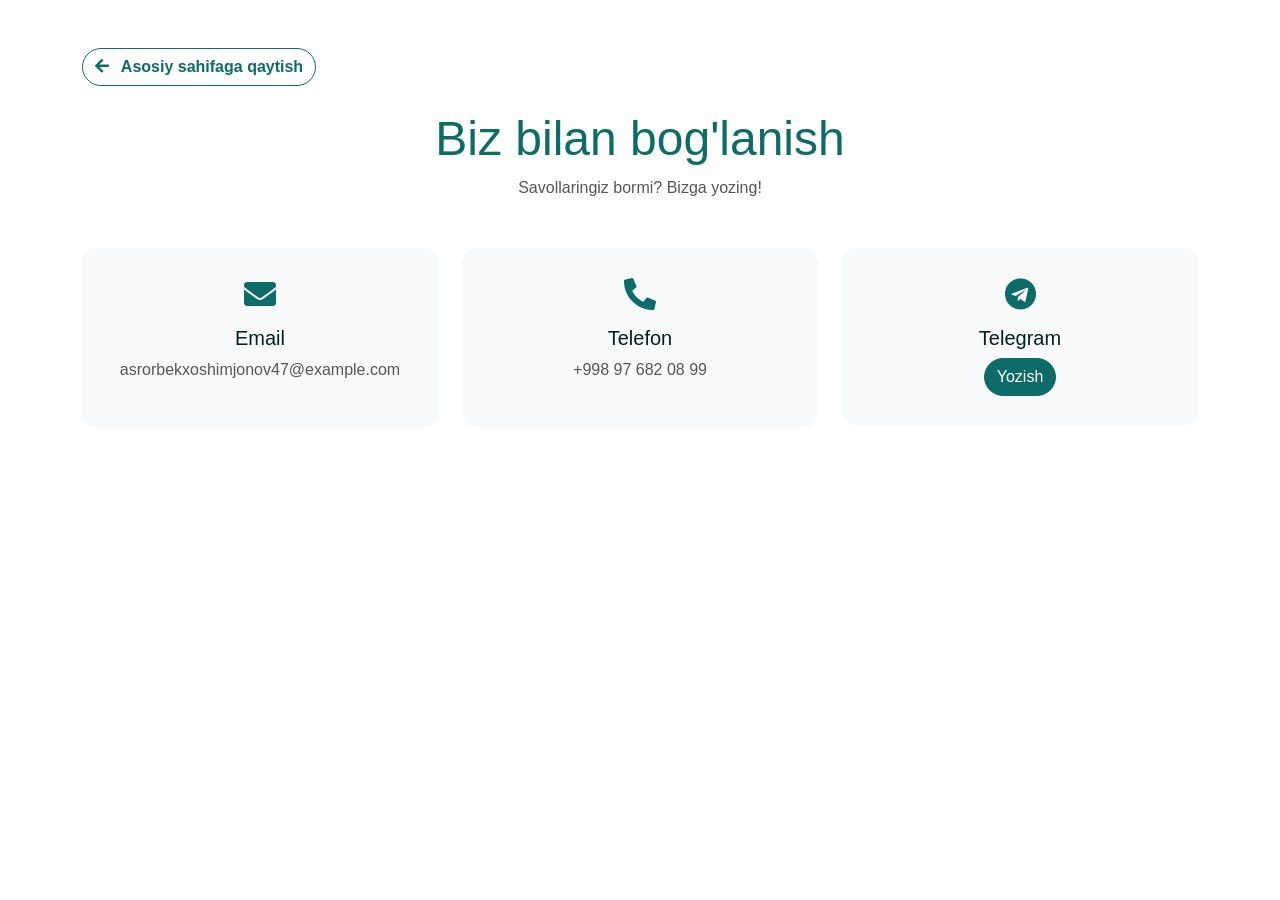
<file: contact.html>
<!DOCTYPE html>
<html lang="uz">
<head>
    <meta charset="utf-8">
    <title>Bog'lanish | WordMaster</title>
    <meta name="viewport" content="width=device-width, initial-scale=1.0">
    <link href="css/bootstrap.min.css" rel="stylesheet">
    <link href="https://cdnjs.cloudflare.com/ajax/libs/font-awesome/5.10.0/css/all.min.css" rel="stylesheet">
    <style>
        .contact-item { padding: 30px; border-radius: 15px; background: #f8f9fa; transition: 0.3s; }
        .contact-item:hover { box-shadow: 0 10px 20px rgba(0,0,0,0.1); }
    </style>
</head>
<body>

<div class="container py-5">
  <a href="index.html" class="btn btn-outline-primary mb-4 rounded-pill">
        <i class="fa fa-arrow-left me-2"></i> Asosiy sahifaga qaytish
    </a>
    <div class="text-center mb-5">
        <h1 class="display-5 text-primary">Biz bilan bog'lanish</h1>
        <p>Savollaringiz bormi? Bizga yozing!</p>
    </div>

    <div class="row g-4">
        <div class="col-lg-4">
            <div class="contact-item text-center">
                <i class="fa fa-envelope fa-2x text-primary mb-3"></i>
                <h5>Email</h5>
                <p>asrorbekxoshimjonov47@example.com</p>
            </div>
        </div>
        <div class="col-lg-4">
            <div class="contact-item text-center">
                <i class="fa fa-phone-alt fa-2x text-primary mb-3"></i>
                <h5>Telefon</h5>
                <p>+998 97 682 08 99</p>
            </div>
        </div>
        <div class="col-lg-4">
            <div class="contact-item text-center">
                <i class="fab fa-telegram fa-2x text-primary mb-3"></i>
                <h5>Telegram</h5>
                <a href="https://t.me/asrorbekxoshimjonov" class="btn btn-primary rounded-pill">Yozish</a>
            </div>
        </div>
    </div>
    </div>
</div>
<style>
  .btn-outline-primary {
    transition: all 0.3s ease;
    font-weight: 600;
}
.btn-outline-primary:hover {
    background-color: #4f46e5;
    color: white;
    transform: translateX(-5px);
}
</style>
<script src="https://cdn.jsdelivr.net/npm/bootstrap@5.0.0/dist/js/bootstrap.bundle.min.js"></script>
</body>
</html>
</file>
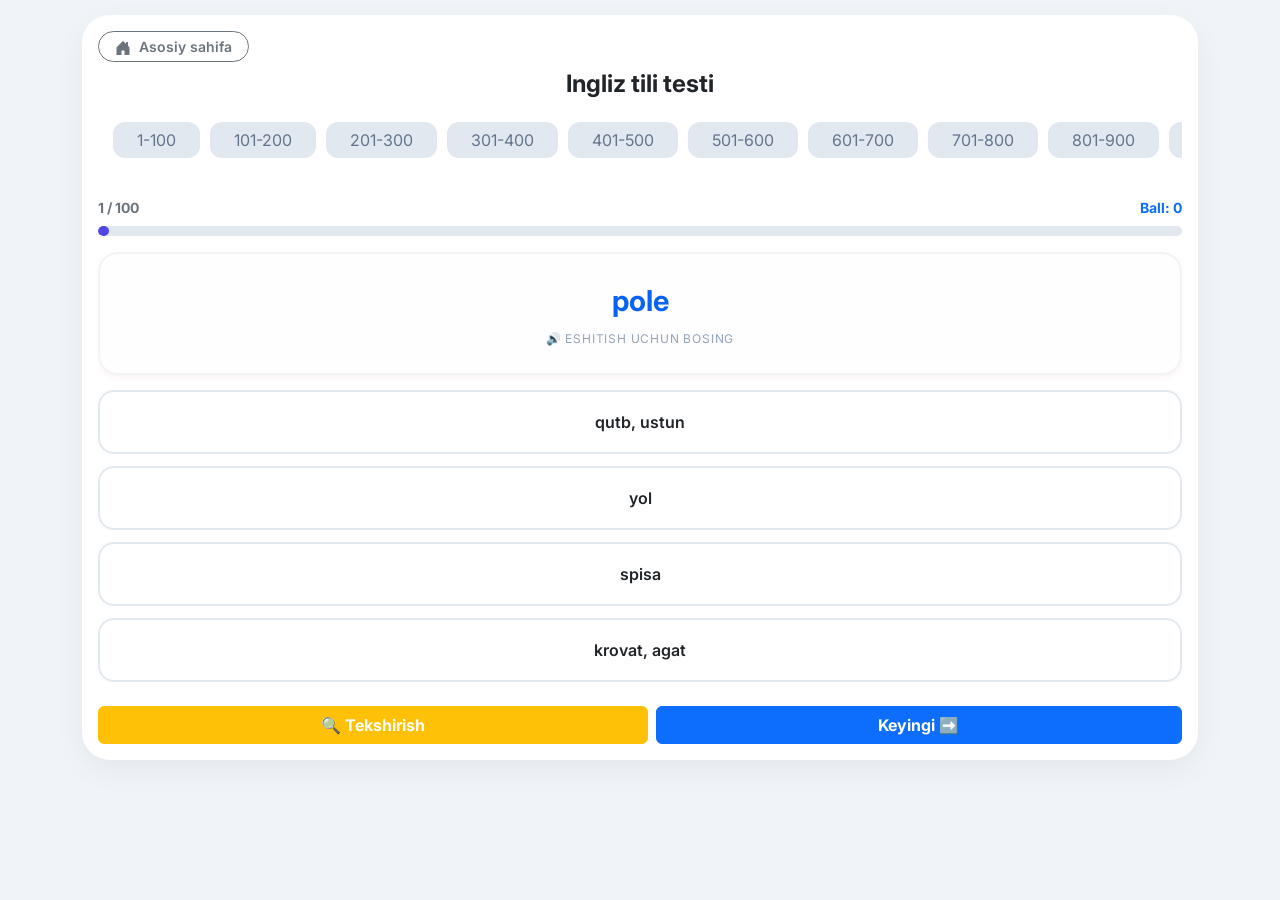
<file: mingtalik.html>
<!doctype html>
<html lang="uz">
<head>
  <meta charset="utf-8" />
  <meta name="viewport" content="width=device-width, initial-scale=1" />
  <title>Ingliz tili so'z boyligi testi</title>
  <link href="https://cdn.jsdelivr.net/npm/bootstrap@5.3.0/dist/css/bootstrap.min.css" rel="stylesheet">
  <link href="https://fonts.googleapis.com/css2?family=Inter:wght@400;600;800&display=swap" rel="stylesheet">
  <style>
    body { font-family: 'Inter', sans-serif; background-color: #f0f2f5; padding: 15px 0 50px 0; }
    .quiz-card { border: none; border-radius: 20px; box-shadow: 0 10px 25px rgba(0,0,0,0.1); }

    .set-selector-wrapper {
      display: flex;
      flex-wrap: nowrap;
      overflow-x: auto;
      gap: 10px;
      padding: 15px;
      -webkit-overflow-scrolling: touch;
      scrollbar-width: none;
    }

    .set-selector-wrapper button {
      flex: 0 0 auto;
    }

    .set-selector-wrapper::-webkit-scrollbar { display: none; }

    .word-box { background: #f8f9fa; border-radius: 15px; padding: 30px 15px; margin-bottom: 20px; border: 2px dashed #dee2e6; }
    .target-word { font-size: 2rem; font-weight: 800; color: #0d6efd; display: block; word-break: break-word; }
    .opt-btn { padding: 12px; font-weight: 600; border-radius: 12px; border: 2px solid #f1f3f5; background: white; width: 100%; margin-bottom: 8px; }
    .correct { background-color: #198754 !important; color: white !important; border-color: #198754 !important; }
    .wrong { background-color: #dc3545 !important; color: white !important; border-color: #dc3545 !important; }
    .active-set { background-color: #0d6efd !important; color: white !important; }
    .card-header a {
  text-decoration: none;
  font-weight: 600;
  transition: 0.3s;
}
.card-header a:hover {
  background-color: #6c757d;
  color: white;
}
  </style>
</head>
<body>

<div class="container">
  <div class="card quiz-card">
    <div class="card-header bg-white border-0 pt-3">
  <div class="d-flex justify-content-start mb-2">
    <a href="index.html" class="btn btn-sm btn-outline-secondary rounded-pill px-3">
      <svg xmlns="http://www.w3.org/2000/svg" width="16" height="16" fill="currentColor" class="bi bi-house-door-fill me-1" viewBox="0 0 16 16">
        <path d="M6.5 14.5v-3.505c0-.245.25-.495.5-.495h2c.25 0 .5.25.5.5v3.5a.5.5 0 0 0 .5.5h4a.5.5 0 0 0 .5-.5v-7a.5.5 0 0 0-.146-.354L13 5.793V2.5a.5.5 0 0 0-.5-.5h-1a.5.5 0 0 0-.5.5v1.293L8.354 1.146a.5.5 0 0 0-.708 0l-6 6A.5.5 0 0 0 1.5 7.5v7a.5.5 0 0 0 .5.5h4a.5.5 0 0 0 .5-.5"/>
      </svg>
      Asosiy sahifa
    </a>
  </div>

  <h4 class="text-center fw-bold">Ingliz tili testi</h4>
  <div class="set-selector-wrapper" id="set-selector">
    </div>
</div>

    <div class="card-body p-3">
      <div class="d-flex justify-content-between mb-2 fw-bold small">
        <span class="text-secondary" id="counter-label">1/10</span>
        <span class="text-primary" id="score-label">Ball: 0</span>
      </div>
      <div class="progress mb-3" style="height: 8px;">
        <div class="progress-bar progress-bar-striped progress-bar-animated" id="progress-fill"></div>
      </div>

      <div class="word-box text-center" onclick="speak()">
        <span class="target-word" id="target-word">Yuklanmoqda...</span>
        <p class="text-muted mb-0 mt-2 small">🔊 Eshitish uchun bosing</p>
      </div>

      <div id="options-grid"></div>

      <div class="d-flex gap-2 mt-4">
        <button class="btn btn-warning flex-fill fw-bold text-white" id="hint-btn">🔍 Tekshirish</button>
        <button class="btn btn-primary flex-fill fw-bold" id="next-btn">Keyingi ➡️</button>
      </div>
    </div>
  </div>
</div>

<script>

const allSets = [

[
    ['plate', 'tarelka'], ['name', 'ism, nomlamoq'], ['place', 'joy, joylamoq'], ['table', 'stol, jadval'], ['face', 'yuz, yuzlashmoq, to’qnash kelmoq'],
    ['late', 'kech'], ['lake', 'ko’l'], ['make', 'bajarmoq, majburlamoq'], ['take', 'olmoq'], ['date', 'sana, uchrashuv, uchrashib yurmoq'],
    ['gate', 'darvoza'], ['save', 'tejamoq, qutqarmoq'], ['game', 'o’yin'], ['cake', 'keks, tort'], ['mane', 'yol'],
    ['tree', 'daraxt'], ['street', 'ko’cha'], ['me', 'men, meni, menga'], ['we', 'biz'], ['she', 'u (jenskiy rod)'],
    ['he', 'u (mujskoy rod)'], ['green', 'yashil'], ['see', 'ko’rmoq'], ['sleep', 'uyqu, uxlamoq'], ['need', 'kerak, ehtiyoj'],
    ['meet', 'uchrashmoq'], ['seed', 'urug’'], ['steel', 'po’lat, temir'], ['these', 'bular'], ['nine', 'to’qqiz'],
    ['five', 'besh'], ['nice', 'yoqimli, yaxshi'], ['tie', 'galstuk, bog’lamoq'], ['my', 'mening'], ['fly', 'pasha, uchmoq'],
    ['time', 'vaqt, marotaba'], ['pipe', 'truba (quvur)'], ['rice', 'guruch'], ['type', 'pechat qilmoq, tur'], ['mine', 'meniki, kon'],
    ['kite', 'varrak'], ['line', 'chiziq, navbat'], ['white', 'oq'], ['rose', 'atirgul'], ['nose', 'burun'],
    ['no', 'yo’q, emas'], ['stone', 'tosh, danak'], ['go', 'bormoq'], ['hope', 'umid, umid qilmoq'], ['pole', 'qutb, ustun'],
    ['so', 'shunday, shunday qilib'], ['tone', 'ohang, tovush'], ['home', 'uy'], ['note', 'eslatma'], ['spoke', 'spisa'],
    ['those', 'ana ular'], ['pupil', 'o’quvchi, ko’z qorachig’i'], ['student', 'talaba'], ['blue', 'moviy'], ['tulip', 'lola'],
    ['mute', 'soqov'], ['tube', 'tubik, metro'], ['cube', 'kub'], ['six', 'olti'], ['sit', 'o’tirmoq'],
    ['big', 'katta'], ['lip', 'lab'], ['ill', 'kasal'], ['in', 'ichida'], ['it', 'u (sredniy rod)'],
    ['pin', 'tugma'], ['kill', 'o’ldirmoq'], ['milk', 'sut, sog’moq'], ['silk', 'ipak'], ['still', 'hanuz, sokin'],
    ['thin', 'ingichka, ozg’in'], ['thick', 'yo’g’on, qalin'], ['this', 'bu'], ['pick', 'termoq, tanlamoq'], ['pen', 'ruchka'],
    ['ten', 'o’n'], ['red', 'qizil'], ['bed', 'krovat, agat'], ['leg', 'oyoq'], ['left', 'chap'],
    ['desk', 'parta'], ['dress', 'ko’ylak, kiy(intir)moq'], ['pencil', 'qalam'], ['net', 'to’r, sof'], ['set', 'to’plam, o’rnatmoq'],
    ['hen', 'tovuq'], ['tell', 'aytmoq, aytib bermoq'], ['text', 'matn'], ['what', 'nima'], ['bag', 'sumka'],
    ['man', 'erkak kishi'], ['map', 'harita'], ['flag', 'bayroq'], ['lamp', 'lampa, chiroq'], ['bad', 'yomon']
],
[
    ['hat', 'shapka, shlyapa'], ['hand', 'qo’l'], ['stand', '(tik) turmoq'], ['that', 'ana u'], ['apple', 'olma'],
    ['fat', 'yog’, semiz'], ['rat', 'kalamush'], ['flat', 'kvartira, tekis'], ['plan', 'reja, rejalashtirmoq'], ['tram', 'tramvay'],
    ['cap', 'kepka, qopqoq'], ['cat', 'mushuk'], ['back', 'orqa, bel'], ['black', 'qora'], ['and', 'va'],
    ['cock', 'xo’roz'], ['dog', 'it'], ['not', 'emas'], ['box', 'quti'], ['on', 'ustida'],
    ['stop', 'to’xta(t)moq'], ['clock', 'soat'], ['hot', 'issiq'], ['fox', 'tulki'], ['sock', 'paypoq'],
    ['bottle', 'shisha'], ['kind', 'mehribon, muloyim, tur'], ['what kind of', 'qanday'], ['book', 'kitob, zakaz qilmoq'], ['look', 'qaramoq, nigoh, qarash'],
    ['good', 'yaxshi'], ['foot', 'oyoq, fut(30cm)'], ['too', 'o’ta, juda, ham'], ['boot', 'sapog, botinok, bagaj'], ['room', 'hona, joy'],
    ['spoon', 'qoshiq'], ['cook', 'oshpaz, pishirmoq'], ['food', 'ovqat'], ['soon', 'tez orada'], ['cool', 'sovuq, sovitmoq'],
    ['fool', 'ahmoq, ahmoq qilmoq'], ['bus', 'avtobus'], ['plus', 'plyus'], ['cup', 'chashka'], ['up', 'tepaga…'],
    ['cut', 'kesmoq'], ['rub', 'artmoq, ishqalamoq'], ['hut', 'kulba'], ['hunt', 'ov, ovlamoq'], ['sun', 'quyosh'],
    ['colour', 'rang, rang bermoq'], ['car', 'mashina'], ['park', 'bog’, parkovka qilmoq'], ['yard', 'xovli'], ['dark', 'qora, qorong’u'],
    ['scarf', 'sharf'], ['arm', 'qo’l, qurol, qurollanmoq'], ['art', 'san’at'], ['harm', 'zarar, zarar yetkazmoq'], ['mark', 'baho, belgi, baholamoq, belgilamoq'],
    ['farm', 'ferma'], ['fork', 'vilka'], ['or', 'yoki'], ['form', 'sinf, forma, shakl, tuzmoq'], ['norm', 'meyor'],
    ['horn', 'shox, signal'], ['sort', 'nav, navlarga ajratmoq'], ['girl', 'qiz bola'], ['first', 'birinchi'], ['third', 'uchinchi'],
    ['skirt', 'yubka'], ['her', 'uni, uning…'], ['turn', 'burilish, burilmoq, navbat'], ['bird', 'qush'], ['fur', 'mo’yna'],
    ['term', 'atama, semester, shart'], ['exercise', 'mashq, mashq qilmoq'], ['exercise-book', 'daftar'], ['note-book', 'daftar'], ['bench', 'skameyka'],
    ['kitchen', 'oshxona'], ['chair', 'stul, rais, raislik qilmoq'], ['shelf', 'tokcha'], ['shirt', 'ko’ylak'], ['shut', 'yopiq, yopmoq'],
    ['short', 'qisqa, kalta'], ['chin', 'jag’'], ['chess', 'shaxmat'], ['chick', 'jo’ja'], ['chart', 'jadval'],
    ['chest', 'ko’krak qafasi, sandiq'], ['lunch', 'lanch'], ['shake', 'silkitmoq, qaltiramoq'], ['sheet', 'choyshab, list'], ['ship', 'kema'],
    ['sheep', 'qo’y'], ['fish', 'baliq'], ['rush', 'shoshilmoq, tig’iz'], ['where', 'qayer…'], ['under', 'tagida']
],

[
    ['open', 'ochiq, ochmoq'], ['minus', 'minus'], ['sofa', 'divan'], ['doctor', 'doktor'], ['absent', 'yo’q bo’lmoq'],
    ['sister', 'opa, singil'], ['letter', 'xat, xarf'], ['little', 'kichik, oz'], ['dinner', 'tushlik'], ['supper', 'kechki ovqat'],
    ['lesson', 'dars'], ['garden', 'bog’'], ['corner', 'burchak'], ['farmer', 'fermer'], ['duster', 'lata'],
    ['over', 'ustidan'], ['summer', 'yoz'], ['pepper', 'murch'], ['former', 'sobiq'], ['member', 'a’zo'],
    ['winter', 'qish'], ['paper', 'qog’oz, gazeta'], ['butter', 'yog’'], ['autumn', 'kuz'], ['house', 'uy'],
    ['count', 'sanamoq'], ['round', 'yumaloq, atrofida'], ['blouse', 'kofta'], ['town', 'shaxarcha'], ['down', 'past…'],
    ['brown', 'jigarrang'], ['flower', 'gul'], ['sound', 'ovoz, tovush eshitilmoq'], ['pound', 'funt, angliya pul birligi'], ['ground', 'yer, tuproq, qo’nmoq'],
    ['power', 'kuch, tok'], ['boy', 'o’g’il bola'], ['point', 'nuqta, ishora qilmoq'], ['toy', 'o’yinchoq'], ['coin', 'tanga'],
    ['oil', 'neft, yog’'], ['noise', 'shovqin, ovoz'], ['old', 'eski, qari'], ['do', 'bajarmoq'], ['to', 'ga'],
    ['who', 'kim'], ['whom', 'kimni'], ['woman', 'ayol'], ['young', 'yosh'], ['window', 'deraza'],
    ['yellow', 'sariq'], ['show', 'ko’rsatmoq, tomosha'], ['follow', 'amal qilmoq, ta’kib qilmoq'], ['pillow', 'bolish'], ['shallow', 'sayoz'],
    ['narrow', 'tor'], ['hold', 'ushlab turmoq, o’tkazmoq'], ['work', 'ish, ishlamoq'], ['worker', 'ishchi'], ['how', 'qanday'],
    ['now', 'xozir'], ['school', 'maktab, gala (baliq)'], ['picture', 'rasm, tasavvur qilmoq, tasvirlamoq'], ['put', 'qo’ymoq, joylashtirmoq'], ['teacher', 'o’qituvchi'],
    ['teach', 'o’qitmoq, o’rgatmoq'], ['read', 'o’qimoq'], ['clean', 'toza, tozalamoq'], ['please', 'iltimos'], ['speak', 'gapirmoq'],
    ['sea', 'dengiz'], ['leaf', 'barg'], ['beach', 'plyaj'], ['lead', 'yetaklamoq, olib bormoq'], ['seat', 'o’rindiq'],
    ['leave', 'tark etmoq'], ['tea', 'choy'], ['which', 'qaysi'], ['whose', 'kimning'], ['week', 'xafta'],
    ['well', 'quduq, yaxshi'], ['win', 'g’alaba qilmoq, yutmoq'], ['grow', 'o’s(tir)moq'], ['snow', 'qor'], ['slow', 'sekin'],
    ['blow', 'esmoq, puflamoq'], ['ball', 'koptok'], ['all', 'barcha, hamma'], ['tall', 'baland'], ['small', 'kichik'],
    ['wall', 'devor'], ['call', 'tel qilmoq, chaqirmoq'], ['hall', 'zal, koridor'], ['fall', 'yiqilmoq, kuz'], ['stall', 'peshtaxta'],
    ['watch', 'soat, kuzatmoq, ko’rmoq'], ['wash', 'yuvmoq'], ['wardrobe', 'kiyim shkafi'], ['water', 'suv, sug’ormoq'], ['wasp', 'ari']
],

[
    ['war', 'urush'], ['warn', 'ogohlantirmoq'], ['warm', 'iliq, isitmoq'], ['floor', 'pol, qavat'], ['sweet', 'shirin'],
    ['eight', 'sakkiz'], ['they', 'ular'], ['grey', 'kul rang'], ['play', 'o’yin, o’ynamoq, pyesa'], ['say', 'aytmoq'],
    ['right', 'o’ng, to’g’ri, haq-huquq'], ['friend', 'do’st'], ['two', 'ikki'], ['rain', 'yomg’ir'], ['day', 'kun'],
    ['pay', 'to’lov, to’lamoq'], ['child', 'yosh bola'], ['four', 'to’rt'], ['hair', 'soch'], ['fair', 'malla, yarmarka, adolatli'],
    ['head', 'bosh'], ['field', 'dala, soxa'], ['factory', 'fabrika'], ['one', 'bir'], ['ear', 'quloq, boshoq'],
    ['eye', 'ko’z'], ['seven', 'yetti'], ['eleven', 'o’n bir'], ['twelve', 'o’n ikki'], ['thirteen', 'o’n uch'],
    ['fourteen', 'o’n to’rt'], ['fifteen', 'o’n besh'], ['sixteen', 'o’n olti'], ['seventeen', 'o’n yetti'], ['eighteen', 'o’n sakkiz'],
    ['nineteen', 'o’n to’qqiz'], ['twenty', 'yigirma'], ['thirty', 'o’ttiz'], ['forty', 'qirq'], ['fifty', 'ellik'],
    ['sixty', 'oltmish'], ['seventy', 'yetmish'], ['eighty', 'sakson'], ['ninety', 'to’qson'], ['hundred', 'yuz'],
    ['suit', 'kostyum, mos kelmoq'], ['glass', 'stakan, shisha'], ['sideboard', 'servant'], ['coat', 'palto'], ['telephone', 'telefon, qo’ng’iroq qilmoq'],
    ['armchair', 'kreslo'], ['here', 'shu yer'], ['there', 'u yer'], ['shoe', 'tufli, taqa, taqalamoq'], ['new', 'yangi'],
    ['news', 'yangiliklar'], ['newspaper', 'gazeta'], ['square', 'kvadrat, maydon'], ['many', 'ko’p'], ['much', 'ko’p'],
    ['very', 'juda'], ['key', 'kalit'], ['king', 'qirol'], ['queen', 'qirolicha'], ['kingdom', 'qirollik'],
    ['city', 'shahar'], ['lane', 'tor ko’cha, yo’lak'], ['basket', 'savat'], ['some', 'ba’zi, bir oz, bir necha'], ['night', 'tun'],
    ['heart', 'yurak'], ['draw', 'chizmoq, sudramoq, tortmoq'], ['write', 'yozmoq'], ['come', 'kelmoq'], ['I', 'men'],
    ['you', 'sen, siz'], ['your', 'sening, sizning'], ['his', 'uning'], ['their', 'ularning'], ['our', 'bizning'],
    ['its', 'uning'], ['happy', 'quvnoq, xursand'], ['birthday', 'tug’ilgan kun'], ['dear', 'aziz, qadrli, qimmat'], ['bright', 'yorqin, yorug’, porloq'],
    ['until', 'gacha'], ['till', 'gacha'], ['birth', 'tug’ilish'], ['today', 'bugun'], ['sunday', 'yakshanba'],
    ['monday', 'dushanba'], ['tuesday', 'seshanba'], ['wednesday', 'shorshanba'], ['thursday', 'payshanba'], ['friday', 'juma'],
    ['saturday', 'shanba'], ['second', 'soniya, ikkinchi'], ['january', 'yanvar'], ['february', 'fevral'], ['march', 'mart']
],

[
    ['april', 'aprel'], ['may', 'may'], ['june', 'iyun'], ['july', 'iyul'], ['agust', 'avgust'],
    ['september', 'sentabr'], ['october', 'oktabr'], ['november', 'noyabr'], ['december', 'dekabr'], ['have', 'ega bo’lmoq'],
    ['family', 'oila'], ['son', 'o’g’il'], ['daughter', 'qiz'], ['brother', 'aka, uka'], ['mother', 'ona'],
    ['father', 'ota'], ['parents', 'ota-ona'], ['aunt', 'amma, hola'], ['uncle', 'tog’a, amaki'], ['grandfather', 'buva'],
    ['grandmother', 'buvi'], ['village', 'qishloq'], ['stocking', 'chulki'], ['morning', 'tong'], ['evening', 'oqshom'],
    ['thank', 'rahmat aytmoq, minnatdor bo’lmoq'], ['long', 'uzun'], ['ink', 'siyox'], ['link', 'rishta, ulamoq'], ['think', 'o’ylamoq'],
    ['wink', 'ko’z qismoq'], ['wing', 'qanot'], ['bring', 'olib kelmoq'], ['song', 'ashula, qo’shiq'], ['sing', 'kuylamoq'],
    ['ring', 'uzuk, jiringlamoq'], ['spring', 'prujina, buloq, sakrash, baxor'], ['give', 'bermoq'], ['living-room', 'mexmonxona'], ['dining-room', 'oshxona'],
    ['bedroom', 'yotoqxona'], ['bathroom', 'vannaxona'], ['above', 'ustida'], ['near', 'yaqin, yonida'], ['in front of', 'oldida'],
    ['opposite', 'qarshisida'], ['in the middle of', 'o’rtasida'], ['behind', 'orqasida'], ['between', 'orasida'], ['wrong', 'xato, noto’g’ri'],
    ['put smth on', 'kiyib olmoq'], ['take smth off', 'yechmoq (kiyimni)'], ['kitchen-garden', 'tomorqa'], ['mouse', 'sichqon'], ['poor', 'bechora, kambag’al'],
    ['eat', 'yemoq'], ['address', 'manzil, murojaat qilmoq'], ['Number', 'raqam, son'], ['Month', 'oy'], ['Moon', 'oy'],
    ['Year', 'yil'], ['Last', 'o’tgan, davom etmoq'], ['Next', 'keyingi, kelasi'], ['Each', 'xar'], ['Alone', 'yolg’iz'],
    ['Rest', 'dam, dam olmoq'], ['Except', 'dan tashqari'], ['Leap', 'sakrash, sakramoq'], ['Leap-year', 'kabisa yili'], ['Way', 'yo’l, usul'],
    ['Bread', 'non'], ['Usually', 'odatda'], ['Often', 'tez-tez'], ['Sometimes', 'ba’zan'], ['Always', 'doimo'],
    ['Never', 'xech qachon'], ['Every', 'xar'], ['Breakfast', 'nonushta'], ['Piece', 'bo’lak, parcha'], ['Peace', 'tinchlik'],
    ['Part', 'bo’lak, qism'], ['Get up', 'uyg’onmoq'], ['Half', 'yarim'], ['Quarter', 'chorak'], ['Blackboard', 'doska'],
    ['Board', 'tahta'], ['Side', 'tomon, taraf'], ['Drink', 'ichimlik, ichmoq'], ['Touch', 'tegmoq'], ['Far', 'uzoq'],
    ['Sky', 'osmon'], ['Walk', 'sayr, yurmoq'], ['Once', 'bir marotaba'], ['At once', 'darrov'], ['Why', 'nima uchun'],
    ['Minute', 'daqiqa'], ['Sign', 'belgi, imzo qo’ymoq'], ['Just', 'adolatli, faqat'], ['Thing', 'narsa'], ['Everything', 'hamma narsa']
],

[
    ['Learn', 'o’rganmoq, o’qimoq'], ['Together', 'birgalikda'], ['Age', 'asr, yosh'], ['Run', 'yugurmoq, boshqarmoq'], ['Prize', 'mukofot'],
    ['Season', 'fasl, mavsum'], ['Weather', 'ob-xavo'], ['Leather', 'charm'], ['Cold', 'sovuq'], ['Use', 'foyda, foydalanmoq'],
    ['Nothing', 'xech narsa'], ['Because', 'chunki'], ['Soup', 'sho’rva'], ['Same', 'bir xil, aynan'], ['Listen', 'tinglamoq'],
    ['Loud', 'baland (ovoz)'], ['Matter', 'modda, muammo'], ['It does not matter', 'ahamiyati yo’q'], ['Duty', 'burch, vazifa, boj'], ['To be on duty', 'navbatchi bo’lmoq'],
    ['Live', 'yashamoq'], ['Ask', 'so’ramoq'], ['Answer', 'javob, javob bermoq'], ['Classroom', 'sinfxona'], ['Present', 'sovg’a, taqdim etmoq'],
    ['To be present', 'mavjud bo’lmoq'], ['Again', 'qayta, yana'], ['Hard', 'qattiq, qiyin'], ['Finger', 'barmoq'], ['Tooth', 'tish'],
    ['Pull', 'tortmoq'], ['Push', 'turtmoq'], ['Jump', 'sakrash, sakramoq'], ['Love', 'sevgi, sevmoq'], ['Help', 'yordam, yordam bermoq'],
    ['Then', 'so’ng, keyin, o’sha paytda'], ['Before', 'avval, oldin, ilgari'], ['After', 'keyin, so’ng'], ['Pig', 'cho’chka'], ['For', 'uchun, mobaynida, chunki'],
    ['Large', 'katta'], ['But', 'ammo, lekin, biroq, dan tashqari'], ['Cow', 'sigir'], ['Fine', 'ajoyib, zo’r, jarima'], ['Bookcase', 'kitob javoni'],
    ['Case', 'sumka, kelishik, ish (yuridik)'], ['Doll', 'qo’g’irchoq'], ['Door', 'eshik'], ['With', 'bilan'], ['From', '….dan'],
    ['Pleasure', 'xuzur, xalovat'], ['Page', 'saxifa, paj'], ['Question', 'savol, so’roq qilmoq'], ['Chalk', 'bo’r'], ['To be made of', 'yasalgan'],
    ['Correct', 'to’g’ri, to’g’rilamoq'], ['Coffee', 'kofe'], ['Mug', 'krujka'], ['Unit', 'birlik'], ['Jacket', 'jiket, kostyum'],
    ['Raincoat', 'plash'], ['Umbrella', 'soyabon'], ['Describe', 'tasvirlamoq'], ['Dormitory', 'yotoqxona'], ['Out', '...dan'],
    ['Either (or)', 'yo'], ['Neither (nor)', 'na'], ['Carry', 'ko’tarib yurmoq, tashimoq'], ['Let', 'ruxsat bermoq'], ['Introduce', 'tanishtirmoq'],
    ['Glad', 'xursand'], ['Sentence', 'gap, xukm, xukm qilmoq'], ['Afternoon', 'tushdan keyin'], ['Midday', 'kun o’rtasi, qiyom vaqti'], ['Midnight', 'yarim kecha'],
    ['Wife', 'rafiqa, xotin'], ['Husband', 'er'], ['Office', 'idora'], ['Wear', 'kiyib yurmoq'], ['To be called', 'atalmoq'],
    ['Clothes', 'kiyimlar'], ['Cotton', 'paxta'], ['Wool', 'yung'], ['Nylon', 'neylon'], ['Handbag', 'qo’l sumkasi'],
    ['Thousand', 'ming'], ['Tights', 'kolgotki'], ['Situation', 'xolat, vaziyat'], ['Description', 'ta’rif, tasvir'], ['Find', 'topmoq'],
    ['Mild', 'yumshoq (xarakter, ob-xavo)'], ['Might', 'kuch, qudrat, mumkin'], ['Fight', 'urush, janjal, urushmoq'], ['Light', 'yengil, yorug’, tutashtirmoq'], ['Party', 'partiya, bazm'],
    ['Talk', 'suhbat, gaplashmoq'], ['Choose', 'tanlamoq'], ['Course', 'kurs, yo’nalish'], ['Of course', 'albatta'], ['Not at all', 'arzimaydi']
],

[
    ['Don’t mention it', 'arzimaydi'], ['Difficult', 'qiyin'], ['Interesting', 'qiziqarli'], ['Ready', 'tayyor'], ['To be ready for', 'biror narsa u/n tayyor bo’lmoq'],
    ['Conversation', 'suhbat'], ['Definite', 'aniq'], ['Indefinite', 'noaniq'], ['Article', 'maqola, artikl'], ['Compare', 'taqqoslamoq'],
    ['Apple-tree', 'olma daraxti'], ['Institute', 'institut'], ['University', 'universitet'], ['Profession', 'kasb'], ['Look after', 'parvarish qilmoq'],
    ['College', 'kollej'], ['Look for', 'izlamoq'], ['Begin', 'boshla(n)moq'], ['Wish', 'tilak, tilamoq'], ['About', 'haqida, chamasi, atrofida'],
    ['Great', 'buyuk, katta, ajoyib'], ['Celebrate', 'nishonlamoq'], ['Slogan', 'shior'], ['Meeting', 'uchrashuv'], ['Demonstration', 'namoyish'],
    ['Impressive', 'ta’sirli, taassurot qoldiruvchi'], ['Sharp', 'o’tkir'], ['Claw', 'tirnoq (xayvon)'], ['Run away', 'qochib ketmoq'], ['Cinema', 'kinoteatr'],
    ['Driver', 'haydovchi'], ['Film', 'plyonka, film'], ['Football', 'futbol, koptok'], ['Hospital', 'kasalxona'], ['Know', 'bilmoq'],
    ['Machine', 'uskuna'], ['Milkmaid', 'sut sog’uvchi'], ['Playground', 'o’yin maydoni'], ['Sorry', 'afsuslanmoq'], ['Tractor', 'traktor'],
    ['Fare', 'yo’l kira'], ['Care', 'g’amxo’rlik, ~ qilmoq'], ['Stairs', 'zina'], ['Pair', '(bir) juft'], ['Hear', 'eshitmoq'],
    ['Clear', 'aniq, ravshan'], ['Cheer', 'dalda bermoq'], ['Fear', 'qo’rquv, qo’rqmoq'], ['Quick', 'tez'], ['Quite', 'sokin, tinch'],
    ['Few', 'bir necha'], ['Other', 'boshqa'], ['Another', 'boshqa'], ['Hang', 'ilmoq, osmoq'], ['A lot of', 'ko’p'],
    ['Centre', 'markaz'], ['Balcony', 'balkon'], ['Shed', 'ombor'], ['Duck', 'o’rdak'], ['Forest', 'o’rmon'],
    ['Wood', 'yog’och, tahta, o’rmon'], ['Carpet', 'polos, gilam'], ['Rug', 'gilam'], ['Curtain', 'parda'], ['Fireplace', 'kamin'],
    ['Block', 'to’sib qo’ymoq, kvartal'], ['Corridor', 'koridor'], ['Cupboard', 'idish tovoq shkafi'], ['Gas', 'gaz, benzin'], ['Hall-stand', 'veshalka'],
    ['High', 'baland'], ['Lift', 'lift, ko’tarmoq'], ['Elevator', 'lift'], ['Low', 'past'], ['Only', 'faqat, yolg’iz'],
    ['People', 'insonlar'], ['Piano', 'pianino'], ['Refrigerator', 'muzlatgich'], ['Person', 'shaxs, kishi'], ['Fridge', 'muzlatgich'],
    ['Get', 'olmoq, bormoq, topmoq'], ['Lay', 'qo’ymoq'], ['Be', 'bo’lmoq'], ['Copy', 'nusxa, ~ ko’chirmoq'], ['Turn on', 'yoqmoq'],
    ['Turn off', 'o’chirmoq'], ['Switch', 'vklyuchatel'], ['Switch on', 'yoqmoq'], ['Switch off', 'o’chirmoq'], ['Already', 'allaqachon'],
    ['Yet', 'xanuz'], ['Take away', 'olib tashlamoq'], ['Salt', 'tuz'], ['Soap', 'sovun'], ['Fruit', 'meva'],
    ['Prepare', 'tayyorlamoq'], ['Yesterday', 'kecha'], ['Tomorrow', 'ertaga'], ['Dry', 'quruq, quritmoq'], ['Knife', 'pichoq']
],

[
    ['Help yourself (to smth)', 'oling'], ['With pleasure', 'bajonidil'], ['Meat', 'go’sht'], ['Underline', 'tagiga chizib qo’ymoq'], ['Towel', 'sochiq'],
    ['Word', 'so’z'], ['Brush', 'cho’tka, cho’tkalamoq'], ['Dish', 'idish, taom'], ['Porridge', 'bo’tqa'], ['Sugar', 'shakar'],
    ['Housewife', 'uy bekasi'], ['Lemon', 'limon'], ['Lump', 'bo’lak (oq qant)'], ['Dust', 'chang, chang artmoq'], ['Early', 'erta'],
    ['Finish', 'tugatmoq, tamomlamoq'], ['Pass', 'dovon, o’tmoq, uzatib yubormoq'], ['Radio', 'radio'], ['Stay', 'qolmoq'], ['Sweep', 'supurmoq'],
    ['Vegetable', 'sabzavot'], ['Holiday', 'ta’til, bayram'], ['During', 'mobaynida'], ['Library', 'kutubxona'], ['Homework', 'uy vazifasi'],
    ['Gentle', 'muloyim'], ['General', 'umumiy, general'], ['Gym', 'sportzal'], ['Photo', 'rasm'], ['Physics', 'fizika'],
    ['Physical', 'jismoniy'], ['Alphabet', 'alfavit'], ['Frost', 'ayoz'], ['Sunny', 'quyoshli'], ['Cloudy', 'bulutli'],
    ['Wind', 'shamol'], ['Windy', 'shamolli'], ['Rainy', 'yomg’irli'], ['Snowy', 'qorli'], ['Storm', 'bo’ron'],
    ['Stormy', 'bo’ronli'], ['Frosty', 'ayozli'], ['Chilly', 'ayozli'], ['Salty', 'sho’r'], ['Skate', 'konki, uchmoq'],
    ['Ski', 'chang’i uchmoq'], ['End', 'tugamoq, uch'], ['Literature', 'adabiyot'], ['Botany', 'botanika'], ['Mathematics', 'matematika'],
    ['History', 'tarix'], ['Geography', 'geografiya'], ['Labor', 'ish, mehnat'], ['Train', 'poezd, shug’ullan(tir)moq'], ['Music', 'musiqa'],
    ['Physical training', 'jismoniy tarbiya'], ['Subject', 'fan, ega'], ['Librarian', 'kutubxonachi'], ['Skating-rink', 'yahmalak'], ['Understand', 'tushunmoq'],
    ['Time-table', 'jadval'], ['Hour', 'soat'], ['Drawing', 'chizma, rasm'], ['Mix', 'aralashtirmoq, chalkashtirmoq'], ['Laboratory', 'laboratoriya'],
    ['Chemistry', 'kimyo'], ['Biology', 'biologiya'], ['Also', 'shuningdek'], ['Break', 'tanaffus, sin(dir)moq'], ['Club', 'klub'],
    ['Concert', 'konsert'], ['Portrait', 'surat'], ['Sport', 'sport'], ['Workshop', 'ustaxona'], ['Café', 'kafe'],
    ['Post office', 'pochta'], ['Theater', 'teatr'], ['Shop', 'magazin, bozor uchar qilmoq'], ['Museum', 'muzey'], ['Hotel', 'mexmonxona'],
    ['Country', 'mamlakat, qishloq'], ['Ago', 'avval, oldin'], ['Language', 'til'], ['Apron', 'fartuk'], ['Smile', 'tabassum, ~ qilmoq'],
    ['Tongue', 'til'], ['To have a talk', 'suhbatlashmoq, gaplashmoq'], ['Traffic', 'yo’l xarakati'], ['Road', 'yo’l'], ['Deck', 'paluba'],
    ['Conductor', 'dirijor, chipta sotuvchi'], ['Straight', 'tekis, ravon'], ['Along', 'bo’ylab'], ['Beautiful', 'chiroyli'], ['Build', 'qurmoq'],
    ['Building', 'bino'], ['Buy', 'sotib olmoq, xarid qilmoq'], ['Capital', 'poytaxt, mablag’'], ['Change', 'o’zgarish, qaytim, o’zgartirmoq'], ['Keep the change', 'qaytimi kerakmas']
],

[
    ['Cross', 'kesib o’tmoq'], ['Crossing', 'chorraxa'], ['Get on', 'chiqmoq'], ['Get off', 'tushmoq'], ['Modern', 'zamonaviy'],
    ['Ancient', 'qadimiy'], ['Quickly', 'tez'], ['Fast', 'tez'], ['Trolley-bus', 'trolleybus'], ['Turning', 'burilish'],
    ['Wonderful', 'ajoyib'], ['Camp', 'oromgoh'], ['Life', 'hayot'], ['Death', 'o’lim'], ['Die', 'o’lmoq'],
    ['Join', 'ulamoq, qo’shilmoq'], ['Classmate', 'sinfdosh'], ['Exciting', 'xayajonli'], ['Organize', 'tashkillashtirmoq'], ['Poem', 'she’r'],
    ['Poetry', 'she’riyat'], ['Poet', 'shoir'], ['Poetess', 'shoira'], ['Cheese', 'pishlog’'], ['Dance', 'raqs, raqsga tushmoq'],
    ['Parade', 'parad'], ['Salute', 'Salyut, salomlashmoq'], ['Report', 'xabar bermoq, raport'], ['Mushroom', 'qo’ziqorin'], ['Hairbrush', 'taroq'],
    ['Story', 'hikoya'], ['Revolution', 'inqilob'], ['Study', 'o’rganmoq, o’qimoq, kabinet'], ['Organization', 'tashkilot'], ['Remember', 'eslamoq'],
    ['Forget', 'unutmoq'], ['Example', 'namuna'], ['Promise', 'va’da, va’da bermoq'], ['Fire', 'olov, yong’in, ishdan bo’shatmoq'], ['Leader', 'boshliq, yetakchi'],
    ['Organizer', 'tashkilotchi'], ['River', 'daryo'], ['Section', 'bo’lim, seksiya'], ['Swim', 'suzmoq'], ['Tent', 'chodir'],
    ['Take part', 'qatnashmoq'], ['Take place', 'sodir bo’lmoq'], ['Participate', 'qatnashmoq'], ['As', '..day, ..dek; xuddi, sifatida'], ['March', 'bir qator bo’lib yurmoq'],
    ['Ticket', 'chipta, jarima'], ['Demonstrate', 'ko’satmoq, namoyish qilmoq'], ['Uniform', 'maktab formasi'], ['Attention', 'e’tibor'], ['Pay attention to', 'e’tibor bermoq'],
    ['Attentive', 'e’tiborli'], ['Inattentive', 'e’tiborsiz'], ['Laugh', 'kulmoq'], ['Laughter', 'kulgi, kulish, qahqaha'], ['Algebra', 'algebra'],
    ['Geometry', 'geometriya'], ['Blossom', 'gul, gullash, gullamoq'], ['Decorate', 'bezamoq, bezatmoq'], ['Decoration', 'bezak'], ['Illumination', 'yoritish'],
    ['Tribune', 'minbar'], ['Placard', 'plakat, afisha'], ['Writer', 'yozuvchi'], ['Content', 'ichidagi narsalar, mamnun'], ['Beginning', 'boshlanish'],
    ['Spell', 'imlo, xarflab aytmoq'], ['Task', 'topshiriq, dars, vazifa'], ['Title', 'sarlavha, nom, unvon'], ['Reader', 'o’quvchi'], ['Money', 'pul'],
    ['Artist', 'rassom'], ['Glove', 'qo’lqop'], ['Handkerchief', 'ro’molcha'], ['Kerchief', 'ro’mol'], ['Scent', 'hid, is, atir'],
    ['Hit', 'zarba, urmoq'], ['Pond', 'hovuz, havza, sun’iy ko’l'], ['Sledge', 'chana'], ['Hill', 'tepa, tepalik, balandlik'], ['If', 'agar'],
    ['Top', 'eng yuqori, cho’qqi, uch'], ['Ride', 'minmoq'], ['Ice', 'muz'], ['Ice-cream', 'muzqaymoq'], ['Cream', 'qaymoq, krem'],
    ['Suddenly', 'to’satdan'], ['Ladder', 'narvon, pog’ona'], ['Crawl', 'sudralish, emeklab yurish'], ['Rope', 'arqon, arg’amchi'], ['Try', 'harakat qilmoq, sinab ko’rmoq'],
    ['Silly', 'tentak, ahmoqona'], ['Pronounce', 'talaffuz qilmoq'], ['Silent', 'jimlik, sokinlik'], ['Pronunciation', 'talaffuz'], ['Angry', 'jaxli chiqqan']
],

[
    ['Infant', 'go’dak, chaqaloq'], ['Primary school', 'boshlang’ich maktab'], ['Secondary school', 'o’rta maktab'], ['Kindergarten', 'bog’cha'], ['Nursery school', 'bog’cha'],
    ['Nurse', 'hamshira, enaga'], ['Paint', 'chizmoq, bo’yamoq'], ['Register', 'jurnal, ro’yhatga olmoq'], ['Possible', 'mumkin, ehtimol'], ['Impossible', 'mumkin emas'],
    ['Head master', 'boshliq, direktor'], ['Director', 'direktor, dirijor, rejissor'], ['Principal', 'bosh, asosiy, maktab direktori'], ['Dirty', 'kir, iflos'], ['Dirt', 'loy, balchiq; yer, tuproq'],
    ['Clever', 'aqlli'], ['Tower', 'minora'], ['Prison', 'qamoqxona'], ['Jail', 'qamoqxona'], ['Raven', 'quzg’un'],
    ['Guard', 'soqchi, qorovul; himoya qilmoq'], ['Gun', 'qurol, miltiq'], ['Rifle', 'miltiq'], ['Revolver', 'to’pponcha'], ['Bridge', 'ko’prik'],
    ['Discovery', 'kashfiyot'], ['South', 'janub'], ['East', 'sharq'], ['North', 'shimol'], ['Discover', 'kashf qilmoq'],
    ['Bell', 'qo’ng’iroq'], ['Parliament', 'parlament'], ['Charge', 'zaryad; ayblash'], ['To be in charge of', 'mas’ul bo’lmoq'], ['Weigh', 'tortmoq, muloxaza qilmoq'],
    ['Weight', 'og’irlik'], ['Rich', 'boy, badavlat'], ['Site', 'turgan joy, joy'], ['Rise', 'ko’tarilmoq'], ['To be born', 'tug’ilmoq'],
    ['To fall ill', 'kasal bo’lmoq'], ['Crutches', 'qo’ltiq tayoq'], ['Horse', 'ot'], ['Travel', 'sayohat, sayohat qilmoq'], ['Order', 'buyruq bermoq'],
    ['Friendship', 'do’stlik'], ['Important', 'muhim'], ['Catch', 'ushlab olmoq'], ['Lick', 'yalamoq'], ['Notice', 'sezmoq, sezib qolmoq'],
    ['Free', 'bo’sh (vaqt)'], ['Sell', 'sotmoq'], ['Animal', 'xayvon'], ['Lion', 'sher'], ['Tortoise', 'toshbaqa'],
    ['Turtle', 'toshbaqa'], ['Newt', 'triton'], ['Rod', 'xipchin, novda'], ['Bucket', 'paqir'], ['Boat', 'qayiq'],
    ['Water-lily', 'nilufar gul'], ['Mouth', 'og’iz'], ['Taste', 'maza, ta’m, did; tatib ko’rmoq'], ['Grasshopper', 'chigirtka'], ['As if', 'xuddi, go’yo'],
    ['Hungry', 'och'], ['Saucer', 'likopcha'], ['Offend', 'xafa qilmoq, ranjitmoq'], ['Aquarium', 'akvarium'], ['Pet', 'uy xayvoni'],
    ['Magazine', 'jurnal'], ['Lean', 'oriq, ozg’in; yog’siz go’sht'], ['Arrest', 'qamoqqa olish, qamoqqa olmoq'], ['Reminiscence', 'estalik, xotira'], ['Exile', 'quvg’in, surgun, badarg’a'],
    ['Peasant', 'dehqon, dehqonga oid'], ['Owner', 'xo’jayin, sohib, egasi'], ['Own', 'egador bo’lmoq'], ['Plant', 'o’simlik'], ['Pie', 'pirog'],
    ['Decide', 'qaror qilmoq'], ['International', 'xalqaro'], ['Weak', 'zaif, kuchsiz'], ['Wait', 'kutmoq'], ['Decision', 'qaror'],
    ['Shy', 'uyatchan'], ['Blind', 'ko’r'], ['Recite', 'yoddan aytib bermoq'], ['Drum', 'do’mbira'], ['Faith', 'vafo, e’tiqod, ishonch'],
    ['Faithful', 'vafodor'], ['True', 'xaqiqiy, rost'], ['Truth', 'xaqiqat'], ['To tell the truth', 'rostini aytmoq'], ['Cemetery', 'qabriston'],
    ['Graveyard', 'qabriston, mozor'], ['Master', 'xo’jayin, mukammal egallamoq'], ['Grave', 'qabr, go’r'], ['Tomb', 'qabr, go’r'], ['Coffin', 'tobut']
],

[
    ['Tombstone', 'qabrtoshi'], ['Funeral', 'o’lim marosimi'], ['Collar', 'yoqa'], ['Sleeve', 'yeng'], ['Freedom', 'ozodlik'],
    ['Mayor', 'mer, shaxar hokimi'], ['Gold', 'oltin'], ['Silver', 'kumush'], ['At last', 'vanihoyat'], ['Hole', 'teshik, tuynuk, kavak'],
    ['Sail', 'yelkan, kema, suzmoq'], ['Different', 'xar-xil, farqli'], ['Goods', 'tovar, mol, yuk'], ['Servant', 'xizmatkor'], ['Captain', 'kapitan, boshqarmoq'],
    ['Church', 'cherkov, butxona'], ['Palace', 'saroy, qasr'], ['Castle', 'qal’a, saroy'], ['Mosque', 'masjid'], ['Marry', 'uylantirmoq, uylanmoq'],
    ['Divorce', 'ajrashish, ajirim'], ['Adventure', 'sarguzasht'], ['Treasure', 'boylik, xazina'], ['Island', 'orol'], ['Isle', 'orol'],
    ['Kidnap', 'odamlarni o’g’irlamoq'], ['Knock', 'taqqillatmoq, eshik qoqmoq'], ['Beer', 'pivo'], ['Nephew', 'o’g’il jiyan'], ['Niece', 'qiz jiyan'],
    ['Friendly', 'do’stona'], ['Sudden', 'kutilmagan'], ['Climb', 'ko’tarilish (chiqish)'], ['Race', 'poyga, musobaqa'], ['Pancake', 'blin, quymoq'],
    ['Frying-pan', 'tova'], ['Throw', 'irg’itib yubormoq'], ['Drop', 'tomchi, tomchilamoq'], ['Winner', 'g’olib'], ['Egg', 'tuxum'],
    ['Photography', 'rasm, surat'], ['Carve', 'o’yib naqsh solmoq'], ['Hobby', 'sevimli mashg’ulot'], ['Fix', 'ta’mirlamoq, tuzatmoq'], ['Competition', 'musobaqa'],
    ['Compete', 'musobaqalashmoq'], ['Stick', 'tayoq, hassa, yopishtirmoq'], ['Straw', 'poxol, somon'], ['Fireworks', 'mushakbozlik'], ['Guy', 'bola, yigit'],
    ['Funny', 'kulgili, qiziq'], ['Fire-brigade', 'o’t o’chiruvchilar'], ['Fireman', 'o’t o’chiruvchi'], ['Hurry', 'shoshilmoq'], ['Hose', 'shlang'],
    ['In time', 'vaqtida'], ['Tiger', 'yo’lbars'], ['Performance', 'namoyish, ijro'], ['Clearly', 'aniq, ravshan'], ['Cage', 'qafas, katak'],
    ['Chain', 'zanjir, zanjirlamoq'], ['Blood', 'qon, qonamoq'], ['Flood', 'suv toshqini, toshmoq'], ['Pain', 'o’griq'], ['Station', 'stansiya, vokzal'],
    ['Platform', 'platforma, minbar'], ['Porter', 'hammol, yuk tashuvchi'], ['Shore', 'qirg’oq, sohil'], ['Overturn', 'qulatish, tashlab yubormoq'], ['Rock', 'qoya, silkinmoq']
]
];

let currentSetIndex = 0;
let quizList = [];
let currentIndex = 0;
let score = 0;

const setNames = ["1-100", "101-200", "201-300", "301-400", "401-500","501-600","601-700","701-800","801-900","901-1000","1001-1070"];


const selector = document.getElementById('set-selector');
for(let s = 0; s < allSets.length; s++) {
    let b = document.createElement('button');
    b.className = `btn btn-outline-primary rounded-pill px-4 text-nowrap ${s === 0 ? 'active-set' : ''}`;

    b.textContent = setNames[s];

    b.onclick = () => changeSet(s, b);
    selector.appendChild(b);
}

function changeSet(index, btn) {
    document.querySelectorAll('.btn-outline-primary').forEach(b => b.classList.remove('active-set'));
    if(btn) btn.classList.add('active-set');

    currentSetIndex = index;
    quizList = [...allSets[index]].sort(() => Math.random() - 0.5);
    currentIndex = 0;
    score = 0;
    renderSavol();
}

function renderSavol() {
    if (quizList.length === 0) return;
    const q = quizList[currentIndex];
    document.getElementById('target-word').textContent = q[0];
    document.getElementById('score-label').textContent = `Ball: ${score}`;
    document.getElementById('counter-label').textContent = `${currentIndex + 1} / ${quizList.length}`;
    document.getElementById('progress-fill').style.width = `${((currentIndex + 1) / quizList.length) * 100}%`;

    let wrongOnes = allSets[currentSetIndex].filter(x => x[1] !== q[1]).map(x => x[1]);
    if (wrongOnes.length < 3) wrongOnes = ["xato1", "xato2", "xato3"];

    let opts = [q[1], ...wrongOnes.sort(() => Math.random() - 0.5).slice(0, 3)];
    opts.sort(() => Math.random() - 0.5);

    const grid = document.getElementById('options-grid');
    grid.innerHTML = '';
    opts.forEach(o => {
        const b = document.createElement('button');
        b.className = 'btn opt-btn';
        b.textContent = o;
        b.onclick = () => check(b, o, q[1]);
        grid.appendChild(b);
    });
    document.getElementById('hint-btn').disabled = false;
}

function check(btn, selected, correct) {
    const allBtns = document.querySelectorAll('.opt-btn');
    allBtns.forEach(b => {
        if(b.textContent === correct) b.classList.add('correct');
        b.disabled = true;
    });
    if(selected === correct) {
        score++;
        btn.classList.add('correct');
    } else {
        btn.classList.add('wrong');
    }
    document.getElementById('score-label').textContent = `Ball: ${score}`;
    document.getElementById('hint-btn').disabled = true;
}

// ovoz chiqarish funksiyasi
function speak() {
    const word = document.getElementById('target-word').textContent;
    if (!window.speechSynthesis) return;

    window.speechSynthesis.cancel();
    const msg = new SpeechSynthesisUtterance(word);
    msg.lang = 'en-US';
    msg.rate = 0.9;

    const voices = window.speechSynthesis.getVoices();
    const enVoice = voices.find(v => v.lang.includes('en'));
    if (enVoice) msg.voice = enVoice;

    window.speechSynthesis.speak(msg);
}

document.getElementById('hint-btn').onclick = function() {
    const correct = quizList[currentIndex][1];
    document.querySelectorAll('.opt-btn').forEach(b => {
        if(b.textContent === correct) b.classList.add('correct');
        b.disabled = true;
    });
    this.disabled = true;
};

document.getElementById('next-btn').onclick = () => {
    if(currentIndex < quizList.length - 1) {
        currentIndex++;
        renderSavol();
    } else {
        alert(`Test tugadi! Natija: ${score} / ${quizList.length}`);
        changeSet(currentSetIndex);
    }
};

window.onload = () => {
    changeSet(0);
    window.speechSynthesis.getVoices();
};

const slider = document.getElementById('set-selector');
let isDown = false;
let startX;
let scrollLeft;

slider.addEventListener('mousedown', (e) => {
  isDown = true;
  slider.classList.add('active');
  startX = e.pageX - slider.offsetLeft;
  scrollLeft = slider.scrollLeft;
});

slider.addEventListener('mouseleave', () => {
  isDown = false;
});

slider.addEventListener('mouseup', () => {
  isDown = false;
});

slider.addEventListener('mousemove', (e) => {
  if (!isDown) return;
  e.preventDefault();
  const x = e.pageX - slider.offsetLeft;
  const walk = (x - startX) * 2;
  slider.scrollLeft = scrollLeft - walk;
});
</script>
<style>
  :root {
    --bg-color: #f0f4f8;
    --card-shadow: 0 10px 30px rgba(0, 0, 0, 0.05);
    --primary: #4f46e5;
    --success: #04bd23;
    --error: #f50808;
}

body {
    background-color: var(--bg-color);
    font-family: 'Inter', sans-serif;
    color: #1e293b;
    padding-bottom: 50px;
}

.quiz-card {
    border-radius: 28px;
    box-shadow: var(--card-shadow);
    border: none;
    overflow: hidden;
    background: #ffffff;
}

.word-box {
    background: #fefefe;
    border: 2px solid #f2f4f6;
    border-radius: 20px;
    padding: 25px 15px;
    margin: 15px 0;
    box-shadow: 0 4px 6px -1px rgba(234, 15, 15, 0.05);
    cursor: pointer;
    transition: all 0.3s ease;
}

.word-box:hover {
    border-color: var(--primary);
}

.target-word {
    font-size: 1.8rem;
    font-weight: 700;
    color: #0862f3;
    margin-bottom: 5px;
}

.word-box p {
    font-size: 0.75rem;
    color: #94a3b8 !important;
    text-transform: uppercase;
    letter-spacing: 0.05rem;
}

.opt-btn {
    display: block;
    width: 100%;
    margin-bottom: 12px;
    padding: 18px;
    font-weight: 600;
    border-radius: 16px;
    border: 2px solid #e2e8f0;
    background: white;
    transition: all 0.2s cubic-bezier(0.4, 0, 0.2, 1);
    text-align: center;
}

.opt-btn:hover:not(:disabled) {
    border-color: var(--primary);
    background: #eef2ff;
    color: var(--primary);
}

.correct {
    background: var(--success) !important;
    border-color: var(--success) !important;
    color: white !important;
    transform: scale(1.02);
}

.wrong {
    background: var(--error) !important;
    border-color: var(--error) !important;
    color: white !important;
}

.progress {
    border-radius: 10px;
    height: 10px !important;
    background: #e2e8f0;
}

.progress-bar {
    background: var(--primary);
    border-radius: 10px;
}

.set-selector-wrapper button {
    border-radius: 12px !important;
    border: none;
    background: #e2e8f0;
    color: #64748b;
}

.active-set {
    background: var(--primary) !important;
    color: white !important;
    box-shadow: 0 4px 12px rgba(79, 70, 229, 0.3);
}

</style>
<div id="result-modal" style="display:none; position:fixed; top:0; left:0; width:100%; height:100%; background:rgba(0,0,0,0.85); backdrop-filter: blur(5px); z-index:9999; align-items:center; justify-content:center; padding: 20px;">
  <div style="background:white; padding:30px; border-radius:30px; text-align:center; width:90%; max-width:400px; box-shadow: 0 20px 40px rgba(0,0,0,0.3);">
    <div id="emoji-display" style="font-size: 4rem; margin-bottom: 10px;">🏆</div>
    <h2 id="result-title" class="fw-bold mb-3">Test Yakunlandi!</h2>
    <div id="result-text" class="fs-4 mb-4"></div>
    <button onclick="location.reload()" class="btn btn-primary w-100 py-3 fw-bold rounded-pill">Boshidan boshlash 🔄</button>
  </div>
</div>

<script>
let wrongAnswers = 0;

function check(btn, selected, correct) {
    const allBtns = document.querySelectorAll('.opt-btn');
    allBtns.forEach(b => {
        if(b.textContent === correct) b.classList.add('correct');
        b.disabled = true;
    });

    if(selected === correct) {
        score++;
        btn.classList.add('correct');
    } else {
        wrongAnswers++;
        btn.classList.add('wrong');
    }
    document.getElementById('score-label').textContent = `Ball: ${score}`;
    document.getElementById('hint-btn').disabled = true;
}

document.getElementById('next-btn').onclick = () => {
    if(currentIndex < quizList.length - 1) {
        currentIndex++;
        renderSavol();
    } else {
        const modal = document.getElementById('result-modal');
        const emoji = document.getElementById('emoji-display');
        const title = document.getElementById('result-title');

        let percentage = (score / quizList.length) * 100;
        if(percentage >= 90) { emoji.textContent = '🥳'; title.textContent = 'Ajoyib! Mukammal!'; }
        else if(percentage >= 70) { emoji.textContent = '🤩'; title.textContent = 'Juda yaxshi!'; }
        else if(percentage >= 40) { emoji.textContent = '🤔'; title.textContent = 'Yaxshi urinish!'; }
        else { emoji.textContent = '💪'; title.textContent = 'Yana o‘rganing!'; }

        document.getElementById('result-text').innerHTML = `
            <div class="text-success fw-bold fs-3">To‘g‘ri: ${score} ✅</div>
            <div class="text-danger fw-bold fs-3 mb-3">Noto‘g‘ri: ${wrongAnswers} ❌</div>
            <div class="text-muted">Umumiy: ${quizList.length} ta savol</div>
        `;
        modal.style.display = 'flex';
    }
};

function changeSet(index, btn) {
    document.querySelectorAll('.btn-outline-primary').forEach(b => b.classList.remove('active-set'));
    if(btn) btn.classList.add('active-set');

    currentSetIndex = index;
    quizList = [...allSets[index]].sort(() => Math.random() - 0.5);
    currentIndex = 0;
    score = 0;
    wrongAnswers = 0;
    renderSavol();
}
</script>
</body>
</html>
</file>
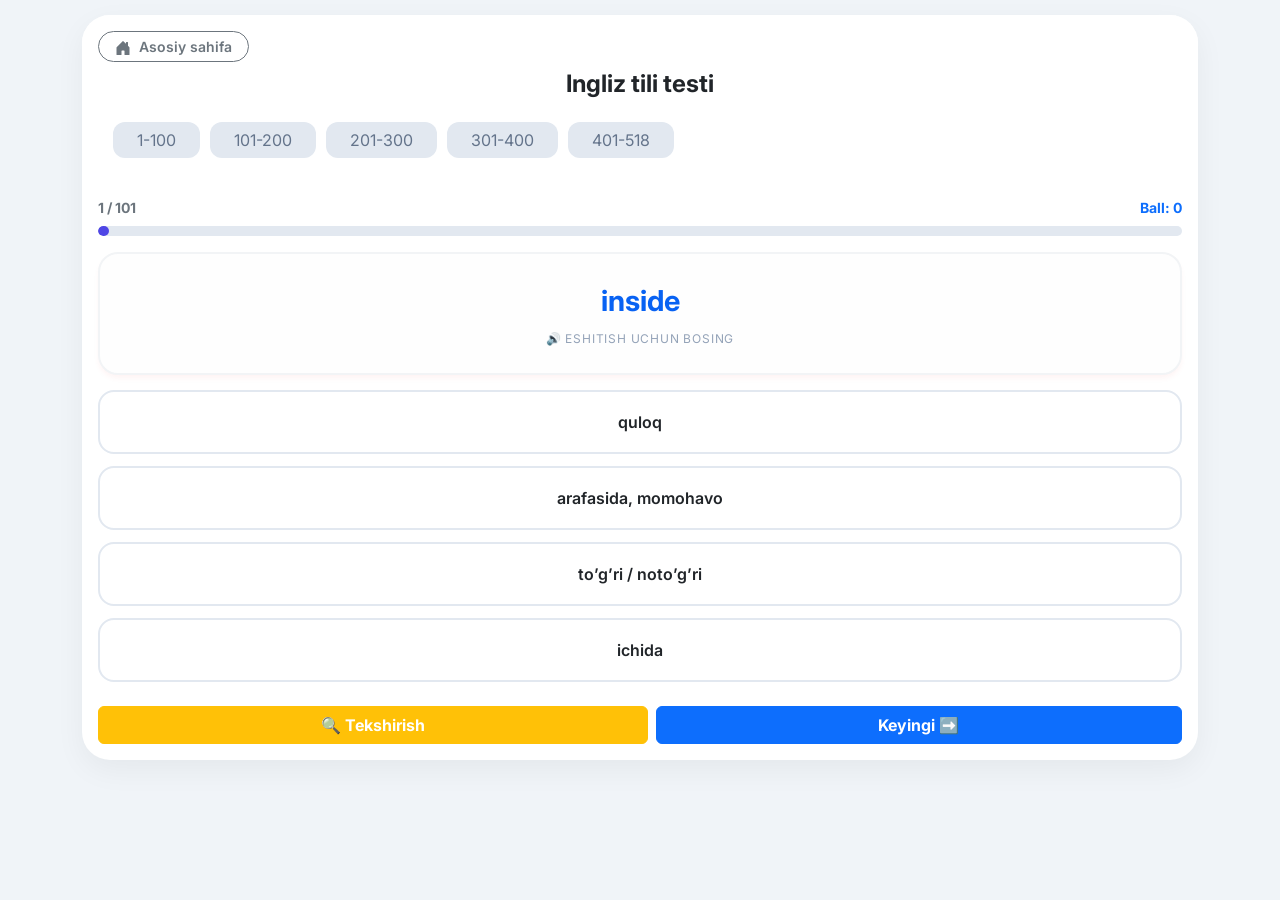
<file: voceb1.html>
<!doctype html>
<html lang="uz">
<head>
  <meta charset="utf-8" />
  <meta name="viewport" content="width=device-width, initial-scale=1" />
  <title>Ingliz tili so'z boyligi testi</title>
  <link href="https://cdn.jsdelivr.net/npm/bootstrap@5.3.0/dist/css/bootstrap.min.css" rel="stylesheet">
  <link href="https://fonts.googleapis.com/css2?family=Inter:wght@400;600;800&display=swap" rel="stylesheet">
  <style>
    body { font-family: 'Inter', sans-serif; background-color: #f0f2f5; padding: 15px 0 50px 0; }
    .quiz-card { border: none; border-radius: 20px; box-shadow: 0 10px 25px rgba(0,0,0,0.1); }

    .set-selector-wrapper {
      display: flex;
      flex-wrap: nowrap;
      overflow-x: auto;
      gap: 10px;
      padding: 15px;
      -webkit-overflow-scrolling: touch;
      scrollbar-width: none;
    }

    .set-selector-wrapper button {
      flex: 0 0 auto;
    }

    .set-selector-wrapper::-webkit-scrollbar { display: none; }

    .word-box { background: #f8f9fa; border-radius: 15px; padding: 30px 15px; margin-bottom: 20px; border: 2px dashed #dee2e6; }
    .target-word { font-size: 2rem; font-weight: 800; color: #0d6efd; display: block; word-break: break-word; }
    .opt-btn { padding: 12px; font-weight: 600; border-radius: 12px; border: 2px solid #f1f3f5; background: white; width: 100%; margin-bottom: 8px; }
    .correct { background-color: #198754 !important; color: white !important; border-color: #198754 !important; }
    .wrong { background-color: #dc3545 !important; color: white !important; border-color: #dc3545 !important; }
    .active-set { background-color: #0d6efd !important; color: white !important; }
    .card-header a {
  text-decoration: none;
  font-weight: 600;
  transition: 0.3s;
}
.card-header a:hover {
  background-color: #6c757d;
  color: white;
}
  </style>
</head>
<body>

<div class="container">
  <div class="card quiz-card">
    <div class="card-header bg-white border-0 pt-3">
  <div class="d-flex justify-content-start mb-2">
    <a href="index.html" class="btn btn-sm btn-outline-secondary rounded-pill px-3">
      <svg xmlns="http://www.w3.org/2000/svg" width="16" height="16" fill="currentColor" class="bi bi-house-door-fill me-1" viewBox="0 0 16 16">
        <path d="M6.5 14.5v-3.505c0-.245.25-.495.5-.495h2c.25 0 .5.25.5.5v3.5a.5.5 0 0 0 .5.5h4a.5.5 0 0 0 .5-.5v-7a.5.5 0 0 0-.146-.354L13 5.793V2.5a.5.5 0 0 0-.5-.5h-1a.5.5 0 0 0-.5.5v1.293L8.354 1.146a.5.5 0 0 0-.708 0l-6 6A.5.5 0 0 0 1.5 7.5v7a.5.5 0 0 0 .5.5h4a.5.5 0 0 0 .5-.5"/>
      </svg>
      Asosiy sahifa
    </a>
  </div>

  <h4 class="text-center fw-bold">Ingliz tili testi</h4>
  <div class="set-selector-wrapper" id="set-selector">
    </div>
</div>

    <div class="card-body p-3">
      <div class="d-flex justify-content-between mb-2 fw-bold small">
        <span class="text-secondary" id="counter-label">1/10</span>
        <span class="text-primary" id="score-label">Ball: 0</span>
      </div>
      <div class="progress mb-3" style="height: 8px;">
        <div class="progress-bar progress-bar-striped progress-bar-animated" id="progress-fill"></div>
      </div>

      <div class="word-box text-center" onclick="speak()">
        <span class="target-word" id="target-word">Yuklanmoqda...</span>
        <p class="text-muted mb-0 mt-2 small">🔊 Eshitish uchun bosing</p>
      </div>

      <div id="options-grid"></div>

      <div class="d-flex gap-2 mt-4">
        <button class="btn btn-warning flex-fill fw-bold text-white" id="hint-btn">🔍 Tekshirish</button>
        <button class="btn btn-primary flex-fill fw-bold" id="next-btn">Keyingi ➡️</button>
      </div>
    </div>
  </div>
</div>

<script>

const allSets = [

[
    ['eve', 'arafasida, momohavo'], ['good / bad', 'yaxshi / yomon'], ['fat / thin', 'semiz / ozg’in'], ['big / small', 'katta / kichik'], ['tall / short', 'novcha / kalta'],
    ['full / empty', 'tola / bosh'], ['young / old', 'yosh / qari'], ['open / closed', 'ochiq / yopiq'], ['wet / dry', 'nam / quruq'], ['hot / cold', 'issiq / sovuq'],
    ['old / new', 'eski / yangi'], ['happy / sad', 'xursand / xafa'], ['fast / slow', 'tez / sekin'], ['high / low', 'baland / past'], ['rich / poor', 'boy / kambag’al'],
    ['hard / soft', 'qattiq / yumshoq'], ['eye', 'ko’z'], ['mouth', 'og’iz'], ['tongue', 'til'], ['hair', 'soch'],
    ['eyelash', 'kiprik'], ['forehead', 'peshona'], ['chin', 'iyak'], ['ear', 'quloq'], ['cheek', 'yanoq'],
    ['jaw', 'jag’'], ['nose', 'burun'], ['eyebrow', 'qosh'], ['lip', 'lab'], ['teeth', 'tishlar'],
    ['freckles', 'sepkil, sepkil bosmoq'], ['wrinkle', 'ajin'], ['through', 'orqali'], ['between', 'orasida'], ['there is no point in', 'foydasiz'],
    ['apologize', 'kechirim so’ramoq'], ['themselves', 'o’zlari'], ['each other', 'bir-birlari'], ['next to', 'yonida'], ['over', 'ustidan'],
    ['inside', 'ichida'], ['outside', 'tashqarida'], ['arm', 'qo’l (hammasi)'], ['toe', 'oyoq bosh barmog’i'], ['chest', 'ko’krak'],
    ['head', 'bosh'], ['back', 'bel'], ['foot', 'oyoq (tovon)'], ['finger', 'barmoq'], ['elbow', 'tirsak'],
    ['hip', 'son'], ['knee', 'tizza'], ['hand', 'qo’l (kaft)'], ['neck', 'bo’yin'], ['heel', 'tovon, poshna'],
    ['leg', 'oyoq'], ['buttocks', 'dumba'], ['climb', 'yuqoriga chiqmoq'], ['shut', 'yopmoq'], ['find out', 'aniqlamoq'],
    ['bridge', 'ko’prik, karta o’yini'], ['at least', 'kamida'], ['at last', '... va nihoyat'], ['instead', 'o’rniga'], ['right / wrong', 'to’g’ri / noto’g’ri'],
    ['strong / weak', 'kuchli / kuchsiz'], ['dead / alive', 'o’lik / tirik'], ['early / late', 'erta / kech'], ['thick / thin', 'qalin / ozg’in'], ['wide / narrow', 'keng / tor'],
    ['male / female', 'erkak / ayol'], ['kind / unkind', 'mexribon / mexrsiz'], ['clever / stupid', 'aqilli / ahmoq'], ['clean / dirty', 'toza / kir, iflos'], ['cheap / expensive', 'arzon / qimmat'],
    ['easy / difficult', 'oson / qiyin'], ['friendly / unfriendly', 'do’stona / g’arazli'], ['quiet / noisy', 'tinch / shovqinli'], ['asleep / awake', 'uyquda / uyg’oq'], ['postman', 'poshtachi'],
    ['policeman', 'politsiyachi'], ['shop assistant', 'do’kon ishchisi'], ['waiter', 'ofitsiant'], ['an electrician', 'elektrik'], ['a typist', 'harf teruvchi'],
    ['secretary', 'kotib'], ['dentist', 'tish doktori'], ['copy', 'ko’chirmoq'], ['draw', 'chizmoq'], ['hear', 'eshitmoq'],
    ['look at', 'qaramoq'], ['count', 'sanamoq, hisoblamoq'], ['follow', 'ergashmoq'], ['an actress', 'aktrisa'], ['bus driver', 'haydovchi'],
    ['optician', 'optikachi'], ['deaf', 'kar'], ['bald', 'kal'], ['go up', 'ko’tarilmoq'], ['sick', 'kasal bo’moq'],
    ['bank clerk', 'bank hodimi']
],

[
    ['barber', 'sartarosh (erkaklar)'], ['hairdresser', 'sartarosh (ayollar)'], ['frosty', 'juda sovuq'], ['thawing', 'erimoq (muz)'], ['freezing', 'muzlamoq'],
    ['clearing up', 'havo ochilyapti'], ['lie (lied)', 'yolg’on gapirmoq'], ['lie (lay, lain)', 'yotmoq, cho’zilmoq'], ['lay', 'tuxum tug’moq, qo’ymoq'], ['pronounce', 'tallafuz qilmoq'],
    ['stay', 'qolmoq'], ['deliver', 'yetkazmoq'], ['knock', 'taqillatmoq'], ['cause', 'sabab bo’lmoq'], ['coast', 'sohil'],
    ['toast', 'qizdirilgan non bo’lagi'], ['leaf', 'barg, yaproq'], ['lady', 'xonim'], ['jam', 'murobbo'], ['laugh  cry', 'kulmoq x yig’lamoq'],
    ['open / close', 'ochmoq / yopmoq'], ['come / go', 'kelmoq / bormoq'], ['work / play', 'ishlamoq / o’ynamoq'], ['bring / take', 'olib kelmoq / olib ketmoq'], ['learn / teach', 'o’rganmoq / o’rgatmoq'],
    ['lend / borrow', 'qarz bermoq / qarz olmoq'], ['like / dislike', 'yoqtirmoq / yomon ko’rmoq'], ['pull / push', 'tortmoq / itarmoq'], ['arrive / depart', 'yetib kelmoq / jo’nab ketmoq'], ['after you', 'sizdan keyin'],
    ['look out', 'hushyor bo’ling'], ['how do you do', 'ishlariz yaxshimi'], ['bless you', 'sog’ bo’ling'], ['cheers', 'qadah so’zi'], ['help yourselves', 'olinglar (dasturxon atrofida)'],
    ['jump', 'sakramoq'], ['a boiled egg', 'qaynatilgan tuxum'], ['biscuit', 'pechenye'], ['talk', 'suhbatlashmoq'], ['nuts', 'yong’oqlar'],
    ['beans', 'loviya, dukkaklilar'], ['grapefruit', 'greypfrut'], ['crispbread', 'qattiq non, suxarik'], ['crayfish', 'qisqichbaqa'], ['chicken', 'tovuq go’shti'],
    ['danish pastries', 'danish xamirlari'], ['pastry', 'xamir'], ['love  hate', 'sevmoq x nafratlanmoq'], ['wake up / fall asleep', 'uyg’onmoq / uxlab qolmoq'], ['live / die', 'yashamoq / o’lmoq'],
    ['blow / suck', 'puflamoq / so’rmoq'], ['get up / go to bed', 'turmoq / uxlagani yotmoq'], ['spend / save', 'sarflamoq / to’plamoq'], ['break / mend', 'buzmoq / tuzatmoq'], ['shout / whisper', 'baqirmoq / pichirlamoq'],
    ['win / lose', 'yutmoq / yutqizmoq'], ['feel ill / feel well', 'yomon va yaxshi his qilish'], ['lose / find', 'yo’qotmoq / topmoq'], ['show / hide', 'ko’rsatmoq / yashirmoq'], ['remember / forget', 'eslamoq / unutmoq'],
    ['put on / take off', 'kiymoq / yechmoq'], ['float / sink', 'suvda suzmoq / cho’kmoq'], ['sad', 'xafa'], ['frightened', 'qo’rqqan'], ['drainpipe', 'tarnov'],
    ['quarrel', 'tortishmoq, janjalashmoq'], ['explain', 'izohlamoq, tushuntirmoq'], ['annoyed', 'jahli chiqqan'], ['lung cancer', 'o’pka saratoni'], ['shoe shop', 'oyoq kiyim do’koni'],
    ['chemist’s', 'dorixona (apteka)'], ['fishmonger’s', 'baliq do’koni'], ['butcher’s', 'qassobxona'], ['barber’s', 'sartaroshxona'], ['greengrocer’s', 'meva-sabzavot do’koni'],
    ['grocer’s', 'oziq-ovqat do’koni'], ['off-licence', 'spirtli ichimliklar do’koni'], ['florist’s', 'gul do’koni'], ['newsagent’s', 'gazeta do’koni'], ['tobacconist’s', 'tamaki do’koni'],
    ['baker’s', 'non do’koni'], ['bakery', 'novvoyxona'], ['post office', 'pochta idorasi'], ['hairdresser’s', 'ayollar sartaroshxonasi'], ['furniture shop', 'mebel do’koni'],
    ['boutique', 'butik, kichik do’kon'], ['jeweller’s', 'zargarlik do’koni'], ['dry-cleaner’s', 'kimyoviy tozalash joyi'], ['ironmonger’s', 'xo’jalik mollari (temir-tersak) do’koni'], ['optician’s', 'optika do’koni'],
    ['bank', 'bank'], ['launderette', 'kir yuvish korxonasi'], ['travel agency', 'sayohat agentligi'], ['stationer’s', 'kanselyariya do’koni'], ['across', 'eniga, bo’ylab'],
    ['sausage', 'sasiska, kolbasa'], ['bacon', 'tuzlangan cho’chqa go’shti'], ['darling', 'azizim'], ['hire', 'ijaraga olmoq, yollamoq'], ['pear', 'nok']
],

[
    ['peach', 'shaftoli'], ['reach', 'yetib bormoq'], ['such', 'shunday'], ['bean', 'loviya'], ['grapefruit', 'katta apelsin (greypfrut)'],
    ['crispbread', 'suharik'], ['crayfish', 'qisqichbaqa'], ['fix', 'ta’mirlamoq, tuzatmoq'], ['to feel well', 'sog’lom bo’lmoq'], ['frightened', 'qo’rqqan'],
    ['worried', 'havotirli'], ['embarrassed', 'hijolatli, hayajonlangan'], ['purse', 'hamyon'], ['chimney', 'mo’ri'], ['hedge', 'devolgulli to’siq'],
    ['fence', 'panjara, to’siq'], ['path', 'so’qmoq'], ['drainpipe', 'tarnov'], ['quarrel', 'janjallashmoq'], ['bake', 'pishirmoq (non, pirog)'],
    ['fail', 'muvaffaqqiyatsizlikka uchramoq'], ['demand', 'talab qilmoq'], ['disappoint', 'hafsalasi pir bo’lmoq'], ['by the way', 'aytgancha'], ['medicine', 'dori-darmon'],
    ['make-up', 'pardoz, kosmetika'], ['a bunch of roses', 'bir dasta atirgul'], ['stamp', 'marka'], ['hammer', 'bolg’a'], ['screwdriver', 'atvyorka'],
    ['cash', 'naqd pul'], ['Cheque', 'chek'], ['Cheque-card', 'plastik kartochka'], ['florist', 'gulchi'], ['baker', 'novvoy'],
    ['stationer', 'o’quv qurollari sotuvchisi'], ['fishmonger', 'baliq sotuvchisi'], ['ironmonger', 'temir-tersak sotuvchi'], ['launderette', 'kir yuvish xizmati'], ['butcher', 'qassob'],
    ['off-licence', 'spirtli ichimliklar sotuvchisi'], ['jeweller', 'zargarlik buyumlari sotuvchisi'], ['tobacconist', 'tamaki sotuvchisi'], ['cellar', 'yerto’la (podval)'], ['attic', 'bolaxona (chordoq)'],
    ['ceiling', 'shift'], ['downstairs', 'pastki qavat'], ['upstairs', 'yuqori qavat'], ['landing', 'zina maydonchasi'], ['single', 'yolg’iz'],
    ['at the bottom of', 'eng pastida'], ['at the top of', 'eng yuqorisida'], ['unfurnished', 'jihozlanmagan'], ['hardly ever', 'deyarli hech qachon'], ['hardly', 'zo’rg’a'],
    ['light', 'yengil'], ['actually', 'aslida, haqiqatdan'], ['adult', 'voyaga yetgan'], ['ring for', 'telefon qilib chaqirmoq'], ['to be good for sb', 'kimdir uchun foydali bo’lmoq'],
    ['to be bad for sb', 'kimdir uchun zararli bo’lmoq'], ['to be good at sth', 'nimadadir yaxshi bo’lmoq'], ['to be bad at sth', 'nimadadir yomon bo’lmoq'], ['various', 'turli xil'], ['worse', 'yomonroq'],
    ['ashtray', 'kuldon'], ['tray', 'patnis'], ['plant', 'o’simlik'], ['carpet', 'gilam'], ['bookcase', 'kitob javoni'],
    ['stereo', 'magnitafon'], ['magazines', 'jurnallar'], ['cushion', 'yostiq (divan uchun)'], ['fireplace', 'o’choq, kamin'], ['vase of flowers', 'bir vaza gullar'],
    ['fetch', 'borib olib kelmoq'], ['recognize', 'tanimoq'], ['refuse', 'rad etmoq'], ['post', 'pochta orqali jo’natmoq'], ['go out with smb', 'kimdir bilan uchrashib yurmoq'],
    ['moustache', 'mo’ylov'], ['spend time', 'vaqtni sarflamoq'], ['put smt away', 'narsani joyiga qo’ymoq'], ['what is the matter?', 'nima bo’ldi?'], ['a headache', 'bosh og’rig’i'],
    ['a sore throat', 'tomoq og’rig’i'], ['a stomachache', 'qorin og’rig’i'], ['a temperature', 'harorat (issig’i)'], ['toothache', 'tish og’rig’i'], ['a cold', 'shamollash'],
    ['a bad cough', 'yomon yo’tal'], ['measles', 'qizamiq'], ['burnt himself', 'o’zini kuydirib olish'], ['sting', 'chaqmoq, sanchmoq'], ['pregnant', 'homilador'],
    ['sting (noun)', 'nish'], ['pregnancy', 'homiladorlik'], ['for a living', 'tirikchilik uchun'], ['sink', 'rakovina'], ['cups', 'chashkalar']
],

[
    ['shelf', 'tokcha'], ['frying pan', 'skovorodka'], ['jug', 'ko’za'], ['drawer', 'g’aladon'], ['forks', 'vilkalar'],
    ['glasses', 'stakanlar'], ['fridge', 'xolodilnik'], ['saucepan', 'cho’mich, kostryulka'], ['saucer', 'likopcha'], ['cupboard', 'javon'],
    ['tap', 'jo’mrak'], ['plate', 'tarelka'], ['dishwasher', 'idish yuvish mashinasi'], ['stop to do', 'qilish uchun to’xtamoq'], ['stop doing', 'qilishni to’xtatmoq'],
    ['space', 'bo’shliq, fazo'], ['room', 'xona, yetarli joy'], ['light', 'yorug’, chiroq, yoqmoq, yengil, zajgalka'], ['fit', 'sog’lom, loyiq bo’lmoq, tutqanoq'], ['tiring', 'charchatadigan'],
    ['travel', 'sayohat (umumiy)'], ['journey', 'sayohat (bir joydan boshqa joyga)'], ['i hope so', 'umid qilaman'], ['slip', 'toyib ketmoq, sirpanib tushmoq'], ['skin', 'teri, po’st'],
    ['overtake', 'quvib o’tmoq'], ['shoot', 'o’q uzmoq, jarohatlamoq, novda'], ['pastime', 'ermak, ovunchoq'], ['skiing', 'chang’i sporti'], ['sailing', 'yelkanli qayiq sporti'],
    ['pottery', 'kulolchilik'], ['painting', 'rassomchilik'], ['cycling', 'velosipedda yurish'], ['photography', 'suratkashlik'], ['wrestling', 'kurash sporti'],
    ['stamp collecting', 'marka to’plash'], ['dressmaking', 'tikuvchilik'], ['skating', 'konki uchish'], ['jog', 'sekin yugurmoq'], ['jogging', 'yengil yugurish'],
    ['show jumping', 'ot sporti'], ['gardening', 'bog’bonlik'], ['roller-skating', 'konkida uchish'], ['fishing', 'baliq ovi'], ['traffic lights', 'svetofor'],
    ['pedestrian crossing', 'piyodalar o’tish joyi'], ['pedestrian', 'piyoda'], ['pavement', 'trotuar, yo’lak'], ['fire station', 'o’t o’chirish stansiyasi'], ['bus stop', 'avtobus bekati'],
    ['railway station', 'temir yo’l stansiyasi'], ['church', 'cherkov'], ['bridge', 'ko’prik'], ['police station', 'politsiya bo’limi'], ['car park', 'mashina qo’yish joyi'],
    ['certain', 'ma’lum, ayrim'], ['single ticket', 'faqat borishga chipta'], ['return ticket', 'borib-kelish chiptasi'], ['keep the change', 'qaytimi kerak emas'], ['declare', 'e’lon qilmoq'],
    ['are you being served', 'sizga xizmat ko’rsatilyaptimi'], ['gallon', 'suyuqlik o’lchov birligi'], ['darn', 'yamamoq'], ['bake', 'duxovkada pishirmoq'], ['dust', 'chang, changini artmoq'],
    ['tidy up', 'tartibga solish, tozalash'], ['polish', 'ishqalab artmoq, sayqallamoq'], ['decorate', 'bezamoq'], ['do the ironing', 'dazmollamoq'], ['do the washing-up', 'idishlarni yuvmoq'],
    ['sweep', 'supurmoq'], ['hoover', 'changyutkich (bilan tozalamoq)'], ['Vacuum cleaner', 'changyutgich'], ['to vacuum', 'changyutkich bilan tozalamoq'], ['make the beds', 'joy to’g’rilamoq'],
    ['clean the windows', 'oynani tozalamoq'], ['do the washing', 'kir yuvish'], ['do the gardening', 'bog’dorchilik bilan shug’ullanmoq'], ['lay the table', 'dasturxon yozmoq'], ['several', 'bir qancha'],
    ['chase', 'ta’qib qilmoq, quvmoq'], ['success', 'muvaffaqqiyat, yutuq'], ['against', 'qarshi, tirab'], ['custard', 'tuxum bilan sutdan qilingan krem'], ['pie', 'pirog'],
    ['saucer', 'likopcha'], ['nest', 'qush uyasi'], ['envelope', 'konvert'], ['motorway', 'magistral yo’l'], ['trunk', 'daraxt tanasi, inson tanasi, fil hartumi'],
    ['trunks', 'sho’rtik'], ['lighter', 'zajgalka'], ['cow', 'sigir'], ['pig', 'cho’chka'], ['goat', 'echki'],
    ['turkey', 'kurka'], ['bull', 'ho’kiz'], ['chick', 'jo’ja'], ['duck', 'o’rdak'], ['goose', 'g’oz']
],

[
    ['budgie / parrot', 'to’tiqush'], ['worm', 'chuvalchang'], ['frog', 'baqa'], ['spider', 'o’rgimchak'], ['rat', 'kalamush'],
    ['kitten', 'mushukcha'], ['wild', 'yovvoyi, qarovsiz'], ['plum', 'olxo’ri'], ['bright', 'yorqin, yorug’'], ['oak', 'eman'],
    ['coat', 'palto'], ['leek', 'ko’k piyoz'], ['lettuce', 'karam (salat bargi)'], ['rugby', 'regbi'], ['ant', 'chumoli'],
    ['pillow', 'yostiq'], ['lawn', 'gazon, maysazor'], ['flute', 'fleyta'], ['cabbage', 'karam'], ['purple', 'to’q qizil (binafsharang)'],
    ['beech', 'qoraqayin, shamshod'], ['trout', 'farel'], ['salmon', 'losos'], ['harring', 'seld'], ['cod', 'treska'],
    ['pigeon', 'yovvoyi kaptar'], ['dove', 'kabutar'], ['sparrow', 'chumchuq'], ['daffodil', 'nargizgul'], ['grape', 'uzum'],
    ['helmet', 'kaska, dubulg’a'], ['Beetroot', 'lavlagi'], ['Beetle', 'qo’ng’iz'], ['van', 'furgon'], ['ant', 'chumoli'],
    ['mattress', 'matras, to’shak'], ['rhymes', 'qofiya'], ['fool', 'ahmoq, jinni'], ['mad', 'aqldan ozgan'], ['spool', 'g’altak'],
    ['vehicle', 'transport vositasi'], ['lorry', 'yuk mashinasi'], ['whale', 'kit'], ['heal', 'tuzalmoq, tuzatmoq'], ['pair', 'juft'],
    ['sow (verb)', 'ekmoq'], ['sow (noun)', 'urg’ochi cho’chqa'], ['boar', 'erkak cho’chqa'], ['sew', 'tikmoq'], ['direction', 'yo’nalish'],
    ['steel', 'po’lat'], ['stool', 'taburetka'], ['wider', 'kengroq'], ['greeting', 'salomlashish'], ['its', 'uniki'],
    ['deer', 'kiyik'], ['hare', 'erkak quyon'], ['rabbit', 'urg’ochi quyon'], ['on sale', 'sotuvda'], ['sail', 'dengiz safari'],
    ['stare at', 'tikilib qaramoq'], ['tail', 'dum'], ['tale', 'ertak, matal'], ['wardrobe', 'kiyim shkafi'], ['wood', 'yog’och, o’tin'],
    ['suitcase', 'chamadon'], ['briefcase', 'portfel (biznesmenlarniki)'], ['cucumber', 'bodring'], ['blouse', 'kofta'], ['noise', 'shovqin'],
    ['feather', 'pat, par'], ['candle', 'sham'], ['comb', 'taroq, taramoq'], ['cooker', 'gaz plita'], ['cushion', 'yostiqcha'],
    ['pillow', 'yostiq'], ['ball', 'koptok'], ['handbag', 'ayollar sumkachasi'], ['lamp', 'lampa chiroq'], ['lampshade', 'lampa qopqog’i'],
    ['salesman', 'sotuvchi'], ['sale', 'sotish, savdo'], ['receptionist', 'administrator'], ['an estate agent', 'ko’chmas mulk agenti'], ['Catch', 'ushlamoq, ulgurmoq'],
    ['thaw', 'erimoq'], ['harden', 'qotirmoq'], ['stream', 'oqim'], ['twin', 'egizak'], ['partner', 'hamkor, turmush o’rtoq'],
    ['bin', 'quti, yashik'], ['lifeguard', 'qutqaruvchi'], ['signpost', 'yo’l ko’rsatkich'], ['sunlight', 'quyosh yorug’ligi'], ['nightdress', 'tungi ko’ylak'],
    ['snowdrop', 'boychechak'], ['dustbin', 'axlat quti'], ['bakery', 'novvoyxona'], ['oxygen', 'kislorod'], ['shadow', 'soya'],
    ['insect', 'hasharot'], ['cheque', 'chek'], ['violin', 'skripka'], ['wide/broad', 'keng'], ['newsagent', 'gazeta do’koni (kyoska)'],
    ['pub', 'qovoqxona'], ['plane', 'randa, tekislik'], ['inch', 'dyum'], ['pint', 'o’lchov birligi (0,57l/0,47l)'], ['groom', 'kuyov, otboqar'],
    ['bride', 'kelin'], ['bestman', 'kuyovjo’ra'], ['bridesmaid', 'kelin dugonasi'], ['boar', 'erkak cho’chqa'], ['Boarding house', 'maktab internat'],
    ['blow dry', 'fenda sochni quritmoq'], ['clue', 'kalit, mantiq'], ['tablecloth', 'dasturxon']
]
];

let currentSetIndex = 0;
let quizList = [];
let currentIndex = 0;
let score = 0;


const setNames = ["1-100", "101-200", "201-300", "301-400", "401-518"];

const selector = document.getElementById('set-selector');
for(let s = 0; s < allSets.length; s++) {
    let b = document.createElement('button');
    b.className = `btn btn-outline-primary rounded-pill px-4 text-nowrap ${s === 0 ? 'active-set' : ''}`;

    b.textContent = setNames[s];

    b.onclick = () => changeSet(s, b);
    selector.appendChild(b);
}

function changeSet(index, btn) {
    document.querySelectorAll('.btn-outline-primary').forEach(b => b.classList.remove('active-set'));
    if(btn) btn.classList.add('active-set');

    currentSetIndex = index;
    quizList = [...allSets[index]].sort(() => Math.random() - 0.5);
    currentIndex = 0;
    score = 0;
    renderSavol();
}

function renderSavol() {
    if (quizList.length === 0) return;
    const q = quizList[currentIndex];
    document.getElementById('target-word').textContent = q[0];
    document.getElementById('score-label').textContent = `Ball: ${score}`;
    document.getElementById('counter-label').textContent = `${currentIndex + 1} / ${quizList.length}`;
    document.getElementById('progress-fill').style.width = `${((currentIndex + 1) / quizList.length) * 100}%`;

    let wrongOnes = allSets[currentSetIndex].filter(x => x[1] !== q[1]).map(x => x[1]);
    if (wrongOnes.length < 3) wrongOnes = ["xato1", "xato2", "xato3"];

    let opts = [q[1], ...wrongOnes.sort(() => Math.random() - 0.5).slice(0, 3)];
    opts.sort(() => Math.random() - 0.5);

    const grid = document.getElementById('options-grid');
    grid.innerHTML = '';
    opts.forEach(o => {
        const b = document.createElement('button');
        b.className = 'btn opt-btn';
        b.textContent = o;
        b.onclick = () => check(b, o, q[1]);
        grid.appendChild(b);
    });
    document.getElementById('hint-btn').disabled = false;
}

function check(btn, selected, correct) {
    const allBtns = document.querySelectorAll('.opt-btn');
    allBtns.forEach(b => {
        if(b.textContent === correct) b.classList.add('correct');
        b.disabled = true;
    });
    if(selected === correct) {
        score++;
        btn.classList.add('correct');
    } else {
        btn.classList.add('wrong');
    }
    document.getElementById('score-label').textContent = `Ball: ${score}`;
    document.getElementById('hint-btn').disabled = true;
}

// ovoz chiqarish funksiyasi
function speak() {
    const word = document.getElementById('target-word').textContent;
    if (!window.speechSynthesis) return;

    window.speechSynthesis.cancel();
    const msg = new SpeechSynthesisUtterance(word);
    msg.lang = 'en-US';
    msg.rate = 0.9;

    const voices = window.speechSynthesis.getVoices();
    const enVoice = voices.find(v => v.lang.includes('en'));
    if (enVoice) msg.voice = enVoice;

    window.speechSynthesis.speak(msg);
}

document.getElementById('hint-btn').onclick = function() {
    const correct = quizList[currentIndex][1];
    document.querySelectorAll('.opt-btn').forEach(b => {
        if(b.textContent === correct) b.classList.add('correct');
        b.disabled = true;
    });
    this.disabled = true;
};

document.getElementById('next-btn').onclick = () => {
    if(currentIndex < quizList.length - 1) {
        currentIndex++;
        renderSavol();
    } else {
        alert(`Test tugadi! Natija: ${score} / ${quizList.length}`);
        changeSet(currentSetIndex);
    }
};

window.onload = () => {
    changeSet(0);

    window.speechSynthesis.getVoices();
};

const slider = document.getElementById('set-selector');
let isDown = false;
let startX;
let scrollLeft;

slider.addEventListener('mousedown', (e) => {
  isDown = true;
  slider.classList.add('active');
  startX = e.pageX - slider.offsetLeft;
  scrollLeft = slider.scrollLeft;
});

slider.addEventListener('mouseleave', () => {
  isDown = false;
});

slider.addEventListener('mouseup', () => {
  isDown = false;
});

slider.addEventListener('mousemove', (e) => {
  if (!isDown) return;
  e.preventDefault();
  const x = e.pageX - slider.offsetLeft;
  const walk = (x - startX) * 2;
  slider.scrollLeft = scrollLeft - walk;
});
</script>
<style>
  :root {
    --bg-color: #f0f4f8;
    --card-shadow: 0 10px 30px rgba(0, 0, 0, 0.05);
    --primary: #4f46e5;
    --success: #04bd23;
    --error: #f50808;
}

body {
    background-color: var(--bg-color);
    font-family: 'Inter', sans-serif;
    color: #1e293b;
    padding-bottom: 50px;
}

.quiz-card {
    border-radius: 28px;
    box-shadow: var(--card-shadow);
    border: none;
    overflow: hidden;
    background: #ffffff;
}

.word-box {
    background: #fefefe;
    border: 2px solid #f2f4f6;
    border-radius: 20px;
    padding: 25px 15px;
    margin: 15px 0;
    box-shadow: 0 4px 6px -1px rgba(234, 15, 15, 0.05);
    cursor: pointer;
    transition: all 0.3s ease;
}

.word-box:hover {
    border-color: var(--primary);
}

.target-word {
    font-size: 1.8rem;
    font-weight: 700;
    color: #0862f3;
    margin-bottom: 5px;
}

.word-box p {
    font-size: 0.75rem;
    color: #94a3b8 !important;
    text-transform: uppercase;
    letter-spacing: 0.05rem;
}

.opt-btn {
    display: block;
    width: 100%;
    margin-bottom: 12px;
    padding: 18px;
    font-weight: 600;
    border-radius: 16px;
    border: 2px solid #e2e8f0;
    background: white;
    transition: all 0.2s cubic-bezier(0.4, 0, 0.2, 1);
    text-align: center;
}

.opt-btn:hover:not(:disabled) {
    border-color: var(--primary);
    background: #eef2ff;
    color: var(--primary);
}

.correct {
    background: var(--success) !important;
    border-color: var(--success) !important;
    color: white !important;
    transform: scale(1.02);
}

.wrong {
    background: var(--error) !important;
    border-color: var(--error) !important;
    color: white !important;
}

.progress {
    border-radius: 10px;
    height: 10px !important;
    background: #e2e8f0;
}

.progress-bar {
    background: var(--primary);
    border-radius: 10px;
}

.set-selector-wrapper button {
    border-radius: 12px !important;
    border: none;
    background: #e2e8f0;
    color: #64748b;
}

.active-set {
    background: var(--primary) !important;
    color: white !important;
    box-shadow: 0 4px 12px rgba(79, 70, 229, 0.3);
}

</style>
<div id="result-modal" style="display:none; position:fixed; top:0; left:0; width:100%; height:100%; background:rgba(0,0,0,0.85); backdrop-filter: blur(5px); z-index:9999; align-items:center; justify-content:center; padding: 20px;">
  <div style="background:white; padding:30px; border-radius:30px; text-align:center; width:90%; max-width:400px; box-shadow: 0 20px 40px rgba(0,0,0,0.3);">
    <div id="emoji-display" style="font-size: 4rem; margin-bottom: 10px;">🏆</div>
    <h2 id="result-title" class="fw-bold mb-3">Test Yakunlandi!</h2>
    <div id="result-text" class="fs-4 mb-4"></div>
    <button onclick="location.reload()" class="btn btn-primary w-100 py-3 fw-bold rounded-pill">Boshidan boshlash 🔄</button>
  </div>
</div>

<script>
let wrongAnswers = 0;

function check(btn, selected, correct) {
    const allBtns = document.querySelectorAll('.opt-btn');
    allBtns.forEach(b => {
        if(b.textContent === correct) b.classList.add('correct');
        b.disabled = true;
    });

    if(selected === correct) {
        score++;
        btn.classList.add('correct');
    } else {
        wrongAnswers++;
        btn.classList.add('wrong');
    }
    document.getElementById('score-label').textContent = `Ball: ${score}`;
    document.getElementById('hint-btn').disabled = true;
}

document.getElementById('next-btn').onclick = () => {
    if(currentIndex < quizList.length - 1) {
        currentIndex++;
        renderSavol();
    } else {
        const modal = document.getElementById('result-modal');
        const emoji = document.getElementById('emoji-display');
        const title = document.getElementById('result-title');

        let percentage = (score / quizList.length) * 100;
        if(percentage >= 90) { emoji.textContent = '🥳'; title.textContent = 'Ajoyib! Mukammal!'; }
        else if(percentage >= 70) { emoji.textContent = '🤩'; title.textContent = 'Juda yaxshi!'; }
        else if(percentage >= 40) { emoji.textContent = '🤔'; title.textContent = 'Yaxshi urinish!'; }
        else { emoji.textContent = '💪'; title.textContent = 'Yana o‘rganing!'; }

        document.getElementById('result-text').innerHTML = `
            <div class="text-success fw-bold fs-3">To‘g‘ri: ${score} ✅</div>
            <div class="text-danger fw-bold fs-3 mb-3">Noto‘g‘ri: ${wrongAnswers} ❌</div>
            <div class="text-muted">Umumiy: ${quizList.length} ta savol</div>
        `;
        modal.style.display = 'flex';
    }
};

function changeSet(index, btn) {
    document.querySelectorAll('.btn-outline-primary').forEach(b => b.classList.remove('active-set'));
    if(btn) btn.classList.add('active-set');

    currentSetIndex = index;
    quizList = [...allSets[index]].sort(() => Math.random() - 0.5);
    currentIndex = 0;
    score = 0;
    wrongAnswers = 0;
    renderSavol();
}
</script>
</body>
</html>
</file>
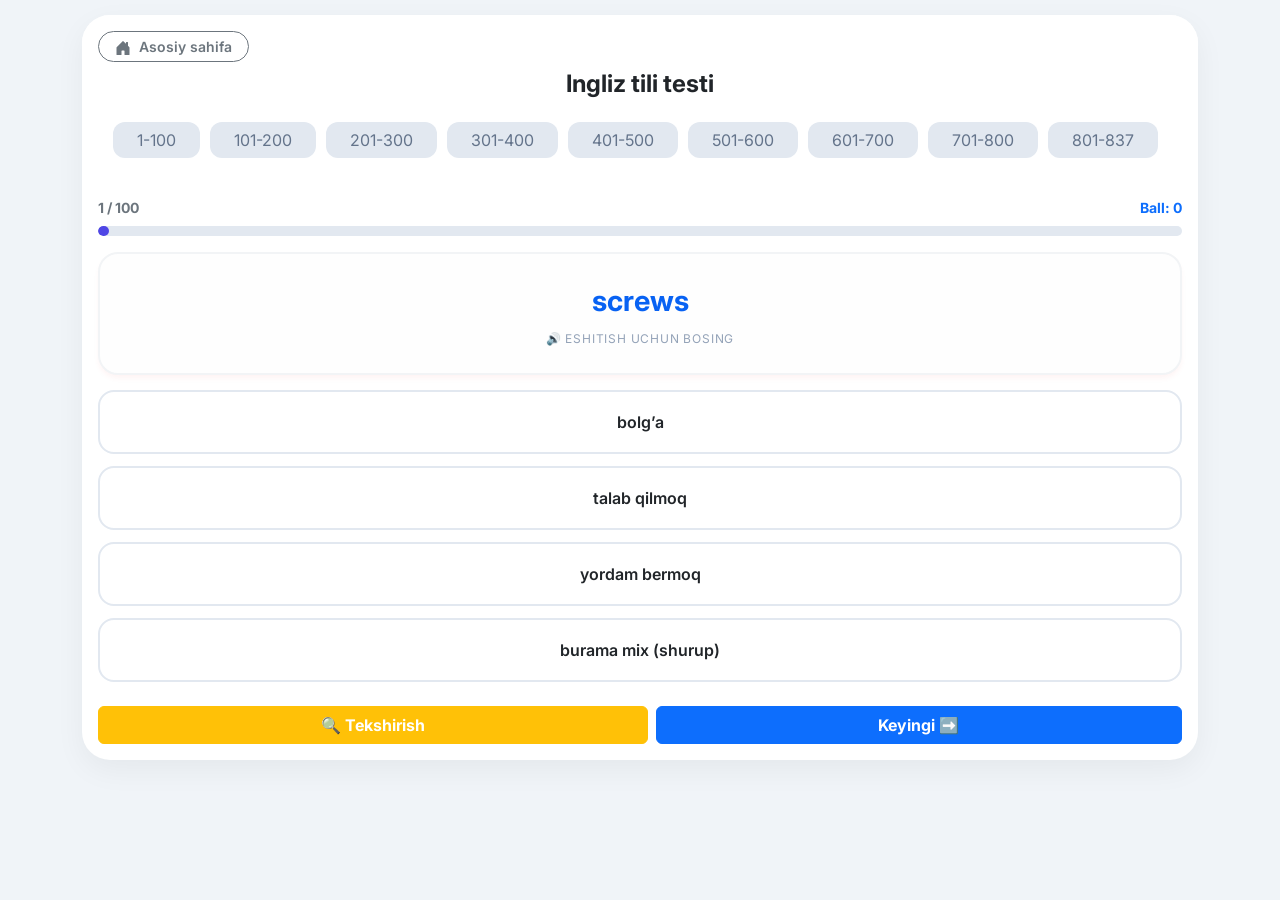
<file: voceb2.html>
<!doctype html>
<html lang="uz">
<head>
  <meta charset="utf-8" />
  <meta name="viewport" content="width=device-width, initial-scale=1" />
  <title>Ingliz tili so'z boyligi testi</title>
  <link href="https://cdn.jsdelivr.net/npm/bootstrap@5.3.0/dist/css/bootstrap.min.css" rel="stylesheet">
  <link href="https://fonts.googleapis.com/css2?family=Inter:wght@400;600;800&display=swap" rel="stylesheet">
  <style>
    body { font-family: 'Inter', sans-serif; background-color: #f0f2f5; padding: 15px 0 50px 0; }
    .quiz-card { border: none; border-radius: 20px; box-shadow: 0 10px 25px rgba(0,0,0,0.1); }

    .set-selector-wrapper {
      display: flex;
      flex-wrap: nowrap;
      overflow-x: auto;
      gap: 10px;
      padding: 15px;
      -webkit-overflow-scrolling: touch;
      scrollbar-width: none;
    }


    .set-selector-wrapper button {
      flex: 0 0 auto;
    }

    .set-selector-wrapper::-webkit-scrollbar { display: none; }

    .word-box { background: #f8f9fa; border-radius: 15px; padding: 30px 15px; margin-bottom: 20px; border: 2px dashed #dee2e6; }
    .target-word { font-size: 2rem; font-weight: 800; color: #0d6efd; display: block; word-break: break-word; }
    .opt-btn { padding: 12px; font-weight: 600; border-radius: 12px; border: 2px solid #f1f3f5; background: white; width: 100%; margin-bottom: 8px; }
    .correct { background-color: #198754 !important; color: white !important; border-color: #198754 !important; }
    .wrong { background-color: #dc3545 !important; color: white !important; border-color: #dc3545 !important; }
    .active-set { background-color: #0d6efd !important; color: white !important; }
    .card-header a {
  text-decoration: none;
  font-weight: 600;
  transition: 0.3s;
}
.card-header a:hover {
  background-color: #6c757d;
  color: white;
}
  </style>
</head>
<body>

<div class="container">
  <div class="card quiz-card">
    <div class="card-header bg-white border-0 pt-3">
  <div class="d-flex justify-content-start mb-2">
    <a href="index.html" class="btn btn-sm btn-outline-secondary rounded-pill px-3">
      <svg xmlns="http://www.w3.org/2000/svg" width="16" height="16" fill="currentColor" class="bi bi-house-door-fill me-1" viewBox="0 0 16 16">
        <path d="M6.5 14.5v-3.505c0-.245.25-.495.5-.495h2c.25 0 .5.25.5.5v3.5a.5.5 0 0 0 .5.5h4a.5.5 0 0 0 .5-.5v-7a.5.5 0 0 0-.146-.354L13 5.793V2.5a.5.5 0 0 0-.5-.5h-1a.5.5 0 0 0-.5.5v1.293L8.354 1.146a.5.5 0 0 0-.708 0l-6 6A.5.5 0 0 0 1.5 7.5v7a.5.5 0 0 0 .5.5h4a.5.5 0 0 0 .5-.5"/>
      </svg>
      Asosiy sahifa
    </a>
  </div>

  <h4 class="text-center fw-bold">Ingliz tili testi</h4>
  <div class="set-selector-wrapper" id="set-selector">
    </div>
</div>

    <div class="card-body p-3">
      <div class="d-flex justify-content-between mb-2 fw-bold small">
        <span class="text-secondary" id="counter-label">1/10</span>
        <span class="text-primary" id="score-label">Ball: 0</span>
      </div>
      <div class="progress mb-3" style="height: 8px;">
        <div class="progress-bar progress-bar-striped progress-bar-animated" id="progress-fill"></div>
      </div>

      <div class="word-box text-center" onclick="speak()">
        <span class="target-word" id="target-word">Yuklanmoqda...</span>
        <p class="text-muted mb-0 mt-2 small">🔊 Eshitish uchun bosing</p>
      </div>

      <div id="options-grid"></div>

      <div class="d-flex gap-2 mt-4">
        <button class="btn btn-warning flex-fill fw-bold text-white" id="hint-btn">🔍 Tekshirish</button>
        <button class="btn btn-primary flex-fill fw-bold" id="next-btn">Keyingi ➡️</button>
      </div>
    </div>
  </div>
</div>

<script>

const allSets = [

[
    ['a can of', 'bir konserva'], ['a piece of', 'bir bo’lak'], ['a carton of', 'bir qog’oz quti (paket)'], ['a jar of', 'bir banka'], ['a box of', 'bir quti'],
    ['a bowl of', 'bir kosa'], ['i hope so', 'umid qilamanki shunday'], ['i hope not', 'umid qilamanki bunday emas'], ['i’m afraid so', 'afsuski ha'], ['i’m afraid not', 'afsuski yo’q'],
    ['it’s a pleasure', 'men bundan mamnunman'], ['the same to you', 'senga ham'], ['that’s all right', 'hammasi joyida'], ['yes, certainly', 'ha albatta'], ['no, of course not', 'yo’q albatta'],
    ['bathroom scales', 'hammom tarozisi'], ['radiator', 'radiator (otopleniya)'], ['table lamp', 'stol chirog’i'], ['fan', 'ventilyator (yelpig’ich)'], ['tin opener', 'konserva ochqich'],
    ['hair dryer', 'fen'], ['electric shaver', 'elektr ustara'], ['pocket calculator', 'cho’ntak kalkulyatori'], ['ashtray', 'kuldon'], ['filter coffee maker', 'kofe tayyorlagich'],
    ['barber', 'erkaklar sartaroshi'], ['dentist', 'tish doktori'], ['optician', 'optika mutaxassisi'], ['air hostess', 'styuardessa'], ['hostess', 'ayol mezbon'],
    ['traffic warden', 'transport nazoratchisi'], ['hairdresser', 'ayollar sartaroshi'], ['architect', 'arxitektor'], ['journalist', 'jurnalist'], ['librarian', 'kutubxonachi'],
    ['plumber', 'santexnik'], ['Potter', 'kulol'], ['goes wrong', 'yomon bo’lib ketsa'], ['talk', 'gaplashmoq'], ['love', 'sevmoq'],
    ['loathe', 'nafratlanmoq'], ['fall', 'qoqilmoq'], ['ring', 'telefon qilmoq'], ['swim', 'cho’milmoq'], ['leave', 'ketmoq'],
    ['allow', 'ruxsat bermoq'], ['inquire', 'so’ramoq'], ['weep', 'ho’ngrab yig’lamoq'], ['assist', 'yordam bermoq'], ['get', 'qabul qilmoq'],
    ['require', 'talab qilmoq'], ['understand', 'tushunmoq'], ['repair', 'ta’mirlamoq'], ['participate in', 'qatnashmoq'], ['shape', 'shakl'],
    ['outdoors', 'ochiq havoda'], ['wheel', 'g’ildirak'], ['self-defence', 'o’zini himoya qilish'], ['indoor', 'ichkarida'], ['tool', 'asbob'],
    ['screws', 'burama mix (shurup)'], ['glue', 'yelim'], ['electric drill', 'drel'], ['shears', 'tok qaychi'], ['spanner', 'klyuch (kalit)'],
    ['saw', 'arra'], ['wheelbarrow', 'g’ildirakli arava'], ['screwdriver', 'otvertka'], ['lawn mower', 'gazon o’radigan apparat'], ['hammer', 'bolg’a'],
    ['nail', 'mix'], ['rake', 'xaskash (grabil)'], ['axe', 'bolta'], ['go in', 'kirmoq'], ['come out', 'tashqariga chiqmoq'],
    ['start', 'boshlamoq'], ['finish', 'tugatmoq'], ['find', 'topmoq'], ['lose', 'yo’qotmoq'], ['catch', 'ushlamoq'],
    ['drop', 'tushirib yubormoq'], ['stop', 'to’xtamoq'], ['continue', 'davom etmoq'], ['succeed', 'muvaffaqiyatga erishmoq'], ['fail', 'muvaffaqiyatsizlikka uchramoq'],
    ['raise', 'ko’tarmoq, tarbiyalamoq'], ['lower', 'pasaytirmoq'], ['buy / sell', 'sotib olish / sotish'], ['depart', 'jo’nab ketmoq'], ['arrive', 'yetib kelmoq'],
    ['spend', 'sarflamoq'], ['save', 'to’plamoq'], ['accept', 'qabul qilmoq'], ['reject', 'rad etmoq'], ['break / mend', 'sindirmoq / tuzatmoq'],
    ['construct', 'qurmoq'], ['demolish', 'buzmoq'], ['remember', 'eslamoq'], ['forget', 'unutmoq'], ['misprint', 'nashr xatosi']
],

[
    ['extract', 'sug’urib olmoq, parcha'], ['thief', 'cho’ntakkesar (o’g’ri)'], ['robbery', 'qulfbuzar o’g’ri'], ['hell / inferno', 'do’zax'], ['held', 'o’tkazilayotgan'],
    ['share', 'ulashmoq'], ['gin', 'spirtli ichimlik'], ['gun', 'miltiq'], ['fat', 'semiz, yog’ / moy'], ['sink', 'cho’kmoq, botmoq'],
    ['sang', 'kuyladi'], ['lifeboat', 'qutqaruv qayig’i'], ['lifebelt', 'qutqaruv kamari'], ['officers', 'afitser (zobit)'], ['offices', 'ofis (idora)'],
    ['fit', 'loyiq bo’lmoq'], ['rose', 'atirgul'], ['as well as', 'shuningdek, shu qatorda'], ['choir', 'xor'], ['rail', 'panjara, ilgak'],
    ['witch', 'yalmog’iz'], ['require', 'so’ramoq, talab qilmoq'], ['to be in a bad mood', 'yomon kayfiyatda'], ['to be in a good mood', 'yaxshi kayfiyatda'], ['mood', 'kayfiyat'],
    ['fill', 'to’ldirmoq'], ['bungalow', 'bir qavatli uy'], ['filling station', 'yoqilg’i shahobchasi'], ['block of flats', 'ko’p qavatli uy'], ['pub', 'qovoqxona'],
    ['stool', 'taburetka'], ['mirror', 'ko’zgu'], ['welsh dresser', 'idish javoni'], ['fitting', 'loyiq, buyum'], ['dressing table', 'trimo'],
    ['standard lamp', 'standart chiroq'], ['dish washer', 'idish yuvish mashinasi'], ['roller blind', 'o’raladigan parda'], ['venetian blind', 'jalyuzi parda'], ['light switch', 'elektr viklyuchatel'],
    ['wall socket', 'rozetka'], ['advice', 'maslahat'], ['advise', 'maslahat bermoq'], ['recipe', 'retsept (taom)'], ['receipt', 'chek, kvitansiya'],
    ['bill', 'hisob (shot)'], ['practice', 'amaliyot'], ['practise', 'amaliyot qilmoq'], ['borrow', 'qarzga olmoq'], ['lend', 'qarzga bermoq'],
    ['wonder', 'hayratdaman'], ['perform', 'sahnada ijro qilmoq'], ['scenery', 'manzara (sanalmaydi)'], ['view', 'manzara (sanaladi)'], ['part-time', 'yarim stavka'],
    ['full-time', 'bir stavka'], ['spare-time', 'bo’sh vaqt'], ['half-time', 'tanaffuz'], ['job', 'ish, kasb (sanaladi)'], ['work', 'ish, kasb (sanalmaydi)'],
    ['occupation', 'mashg’ulot'], ['increase', 'o’smoq, ko’paymoq'], ['interest', 'ulush, qiziqish'], ['Rent', 'ijara haqi'], ['hire', 'ijaraga olmoq, zakaz qilmoq'],
    ['lease', 'ijara shartnomasi'], ['Landlord/landlady', 'ijaraga beruvchi'], ['Tenant/lessee', 'ijarachi'], ['beef', 'mol go’shti'], ['mutton', 'qo’y go’shti'],
    ['lamb', 'qo’zichoq go’shti'], ['duck', 'o’rdak go’shti'], ['venison', 'bug’u go’shti'], ['veal', 'buzoq go’shti'], ['calf', 'buzoq, boldir'],
    ['road signs', 'yo’l belgilari'], ['maximum speed limit', 'maksimal tezlik chegarasi'], ['slippery road', 'sirpanchiq yo’l'], ['one-way traffic', 'bir tomonlama harakat'], ['two-way traffic', 'ikki tomonlama harakat'],
    ['no entry', 'kirish taqiqlangan'], ['keep left', 'chapga harakatlaning'], ['height limit', 'balandlik chegarasi'], ['ahead', 'oldida, kelajakda'], ['width limit', 'kenglik chegarasi'],
    ['no overtaking', 'quvib o’tish taqiqlanadi'], ['no waiting', 'kutish taqiqlanadi'], ['pass either side', 'boshqa yo’ldan o’ting'], ['no through road', 'ko’cha berk'], ['hand', 'qo’l (barmoqli qismi)'],
    ['ankle', 'to’piq'], ['navel', 'kindik'], ['eyebrow', 'qosh'], ['chin', 'iyak'], ['leg', 'oyoq'],
    ['wrist', 'bilak'], ['hair', 'soch'], ['toe', 'oyoq barmoqlari'], ['eye', 'ko’z'], ['finger', 'barmoq']
],

[
    ['knee', 'tizza'], ['cheek', 'yanoq'], ['forehead', 'peshona'], ['elbow', 'tirsak'], ['ear', 'quloq'],
    ['heel', 'tovon'], ['mouth', 'og’iz'], ['foot', 'oyoq (pastki qismi)'], ['shoulder', 'yelka'], ['nose', 'burun'],
    ['neck', 'bo’yin'], ['thumb', 'bosh barmoq'], ['palm', 'kaft'], ['throat', 'tomoq'], ['thigh', 'son'],
    ['arm', 'qo’l'], ['calf', 'boldir'], ['biceps', 'mushak'], ['adam’s apple', 'kekirdak'], ['shelf', 'tokcha'],
    ['armchair', 'kreslo'], ['chair', 'stul'], ['footstool', 'aylanadigan stol'], ['pouffe', 'yumaloq taburetka'], ['pelmet', 'pardaning tepa qismi'],
    ['chest of drawers', 'tumbachka (g’aladon)'], ['sink/wash basin', 'rakovina'], ['sink unit', 'oshxona rakovinasi'], ['spotlight', 'proyektor'], ['bathroom cabinet', 'hammom shkafi'],
    ['without the least effort', 'qiyinchiliksiz'], ['even if', 'hatto'], ['even though', '…ga qaramay'], ['i wish', 'qaniydi…'], ['friendly', 'do’stona'],
    ['generous', 'sahiy'], ['jealous', 'rashkchi, qizg’anchiq'], ['bad-tempered', 'asabiy'], ['talkative', 'sergap'], ['imaginative', 'hayoliy, tasavvuriy'],
    ['shy', 'uyatchan'], ['lazy', 'dangasa'], ['patient', 'sabrli, bemor'], ['reliable', 'ishonchli'], ['rodent', 'kemiruvchi'],
    ['silver', 'kumush'], ['copper', 'mis'], ['lead', 'qo’rg’oshin'], ['shirt', 'ko’ylak'], ['tie', 'galstuk'],
    ['blouse', 'kofta'], ['wren', 'cholqushi'], ['pigeon', 'kaptar'], ['ladle', 'cho’mich'], ['cutlery', 'qoshiq-vilka'],
    ['copper', 'mis, politsiyachi'], ['thrush', 'qo’ziqorin (yoki qush turi)'], ['eagle', 'burgut'], ['soup spoon', 'osh qoshiq'], ['teaspoon', 'choy qoshiq'],
    ['beech', 'qora qayin'], ['poplar', 'terak'], ['willow', 'tol'], ['cousin', 'jiyan, amakivachcha'], ['cereals', 'boshoqli ekinlar'],
    ['maize', 'makkajo’xori'], ['wheat', 'bug’doy'], ['barley', 'arpa'], ['oats', 'suli'], ['crockery', 'fayans idish-tovoqlar'],
    ['bowl', 'kosa'], ['salmon', 'losos'], ['herring', 'seld balig’i'], ['cod', 'treska'], ['insects', 'hasharotlar'],
    ['ant', 'chumoli'], ['beetle', 'qo’ng’iz'], ['bee', 'asalari'], ['vehicles', 'transportlar'], ['tram', 'tramvay'],
    ['lorry', 'yuk mashinasi'], ['crocus', 'binafsha'], ['daffodil', 'nargiz'], ['snowdrop', 'boychechak'], ['primrose', 'navro’zgul'],
    ['liquids', 'suyuqliklar'], ['beer', 'piva'], ['wine', 'vino'], ['paraffin', 'kerosin'], ['utensils', 'idish-tovoqlar'],
    ['baking dish', 'qolip'], ['instruments', 'cholg’u asboblari'], ['violin', 'skripka'], ['cello', 'violonchel'], ['trumpet', 'karnay'],
    ['currencies', 'valyuta'], ['pounds', 'funt'], ['marks', 'baho'], ['crown', 'toj'], ['butcher', 'qassob'],
    ['baker', 'novvoy'], ['salesman', 'sotuvchi'], ['tailor', 'tikuvchi (erkak)']
],

[
    ['lizard', 'kaltakesak'], ['bookcase', 'kitob javoni'], ['poppy', 'lolaqizg’aldoq'], ['puppy', 'kuchukcha'], ['reptile', 'sudralib yuruvchilar'],
    ['shawl / kerchief', 'ro’mol'], ['polo-neck', 'bo’yinli jemper'], ['jacket', 'kostyum'], ['suit', 'kostyum-shim'], ['panties', 'ayollar trusigi'],
    ['bra', 'siynaband (byustgalter)'], ['a pair of socks', 'bir juft paypoq'], ['belt', 'kamar'], ['skirt', 'yupka'], ['underpants', 'trusik'],
    ['keep from', 'dan saqlanmoq'], ['fever', 'istima'], ['overlooking', 'qarab turgan'], ['prescription', 'retsept (dori uchun)'], ['broke out', 'birdaniga boshlanib ketmoq'],
    ['worthless', 'qiymatsiz, befoyda'], ['price', 'baho, narx'], ['priceless', 'bebaho'], ['value', 'qadr, qimmat'], ['valueless', 'foydasiz'],
    ['manly', 'erkakcha'], ['humane', 'insonparvar'], ['human rights', 'inson huquqlari'], ['lay down', 'qonun o’rnatmoq'], ['couch', 'divan'],
    ['spectator', 'tomoshabin'], ['crowd', 'olomon'], ['lie (lied-lied)', 'yolg’on gapirmoq'], ['lie (lay-lain)', 'yotmoq'], ['lay (laid-laid)', 'qo’ymoq'],
    ['pity', 'rahm, afsus, achinish'], ['a pair of trousers', 'shim (bir juft)'], ['scarf', 'sharf'], ['dressing gown', 'xalat'], ['duffle coat', 'yungli palto'],
    ['petticoat', 'ayollar tungi yubkasi'], ['long johns', 'erkaklar ichki trikosi'], ['pair of tights', 'kolgotki'], ['pair of stockings', 'ayollar kapron paypog’i'], ['waistcoat', 'nimcha (kamzul)'],
    ['raincoat', 'plash'], ['nice to see you', 'ko’rganimdan xursandman'], ['it can’t be helped', 'iloji yo’q edi'], ['rather', 'ancha'], ['how awful', 'qanday yomon'],
    ['give a lift', 'eltib qo’ymoq'], ['association', 'birlashma'], ['brim', 'chekka, uchi'], ['brick', 'g’isht'], ['attic', 'bolaxona'],
    ['tongue', 'til'], ['saddle', 'egar'], ['pump', 'nasos'], ['needle', 'igna'], ['score', 'hisob, partitura'],
    ['mistletoe', 'omela (zaharli buta)'], ['pastime', 'ermak, ovunchoq'], ['decoration', 'bezak, dekoratsiya'], ['mole', 'ko’rsichqon, xol'], ['umpire', 'hakam (tennis)'],
    ['hornet/wasp', 'qovoqari'], ['blink', 'ko’zni tez ochib-yopmoq'], ['Wink', 'ko’z qismoq'], ['bride', 'kelinchak'], ['basket', 'savat'],
    ['clutch', 'siqmoq, mahkam ushlamoq'], ['boot', 'etik, kapot'], ['tank', 'tank, bak, sisterna'], ['sincere', 'samimiy'], ['petal', 'gultojbarg'],
    ['buttercup', 'ayiqtovon (gul)'], ['suggest', 'taklif qilmoq'], ['brown', 'jigarrang'], ['sheet', 'choyshab, varaq'], ['calm', 'sokin, osoyishta'],
    ['nightmare', 'yomon tush'], ['congregation', 'yig’in, jamoat'], ['aisle', 'yo’lak'], ['snore', 'hurrak'], ['lace', 'to’r, tufli bog’ichi'],
    ['height', 'bo’y, balandlik'], ['title', 'unvon, sarlavha'], ['leaf', 'barg, varaq'], ['side', 'tomon, yon'], ['paperback', 'yumshoq muqovali kitob'],
    ['stick', 'tayoq, hassa'], ['birdie', 'golfdagi hisob'], ['cheers', 'qadah so’zi'], ['light', 'yorug’lik, yoqmoq'], ['garlic', 'sarimsoq'],
    ['grin', 'jilmayish'], ['lure', 'havasini keltirmoq'], ['dial', 'raqam termoq'], ['ramble', 'palapartish gapirmoq, qishloqda sayr'], ['receiver', 'go’shak'], ['file', 'fayl, tikilgan qog’oz, egov']
],

[
    ['perm', 'sochni jingalak qilmoq'], ['sensible', 'oqilona, ta’sirchan'], ['selfish', 'xudbin, egoist'], ['attitude', 'munosabat, pozitsiya'], ['lost property', 'topilmalar idorasi'],
    ['caption', 'izoh'], ['pineapple', 'ananas'], ['grapes', 'uzum'], ['raspberry', 'malina'], ['celery', 'kashnichsimon oshko’k'],
    ['cucumber', 'bodring'], ['corn cob', 'dumbul, makka'], ['beetroot', 'qizilcha'], ['water melon', 'tarvuz'], ['cabbage', 'karam'],
    ['mushrooms', 'qo’ziqorinlar'], ['cherry', 'olcha'], ['strawberry', 'qulupnoy'], ['melon', 'qovun'], ['peanuts', 'yeryong’oq'],
    ['radish', 'rediska'], ['sad / unhappy', 'g’amli, xafa'], ['amusing / witty', 'gapga usta, dono, kulgili'], ['wicked / evil', 'yovuz, yomon'], ['hard-working / industrious', 'mehnatkash'],
    ['stubborn / obstinate', 'o’jar, qaysar'], ['wealthy / rich', 'badavlat'], ['curious / inquisitive', 'qiziquvchan'], ['well-mannered / polite', 'muloyim, odobli'], ['expensive / dear', 'qimmat'],
    ['angry / furious / cross / annoyed', 'jahldor, darg’azab'], ['boring / uninteresting', 'zerikarli'], ['exciting / thrilling', 'hayajonlantiruvchi'], ['dreadful / terrible / horrible', 'dahshatli, yomon'], ['shy / bashful / reserved', 'uyatchan'],
    ['unattractive / ugly', 'xunuk'], ['non-religious', 'diniy bo’lmagan'], ['religious', 'diniy'], ['managing director', 'boshqaruvchi direktor'], ['crucify', 'xochga qoqib o’ldirmoq'],
    ['clergyman', 'ruhoniy'], ['actress', 'aktrisa'], ['estate agent', 'mol-mulk agenti'], ['politician', 'siyosatchi'], ['auditor', 'tekshiruvchi (hisob-kitobni)'],
    ['carpenter', 'duradgor'], ['drawings', 'chizmalar, suratlar'], ['drawing', 'chizmachilik'], ['draughtsman', 'chizmachi'], ['sales representative', 'savdo bo’yicha menejer'],
    ['fireman', 'o’t o’chiruvchi'], ['bungalow', 'bir qavatli dacha/uy'], ['tent', 'chodir'], ['detached house', 'alohida uy'], ['caravan', 'furgon'],
    ['block of flats', 'ko’p qavatli uy (dom)'], ['semi-detached house', 'yarim alohida uy'], ['castle', 'qasr, saroy, qal’a'], ['lighthouse', 'mayoq'], ['windmill', 'shamol tegirmoni'],
    ['cottage', 'kotej, dala uy'], ['palace', 'saroy, qasr'], ['country house / mansion', 'dala hovli, hashamatli uy'], ['terraced house', 'ayvonli uy'], ['houseboat', 'yaxta'],
    ['reader', 'o’quvchi, kitobxon'], ['client', 'mijoz'], ['thief', 'o’g’ri'], ['bride', 'kelin'], ['groom', 'kuyov'],
    ['host', 'mezbon'], ['guest', 'mehmon'], ['employer', 'ish beruvchi'], ['employee', 'ishchi'], ['shopkeeper', 'do’kondor'],
    ['customer', 'xaridor'], ['opponent', 'raqib'], ['ventriloquist', 'labini qimirlatmay gapiradigan odam'], ['dummy', 'qo’g’irchoq, maneken, sun’iy'], ['solicitor / attorney / lawyer / barrister', 'advokat, huquqshunos'],
    ['prosecutor', 'qoralovchi, prokuror'], ['turn up', 'yetib kelmoq'], ['looking forward', 'intizor bo’lib kutmoq'], ['paintbrush', 'mo’yqalam'], ['safety pin', 'to’g’nag’ich (igna-tugma)'],
    ['ruler', 'hokim, chizg’ich'], ['sewing machine', 'tikuv mashinasi'], ['pencil sharpener', 'qalam chiqargich'], ['typewriter', 'yozuv mashinasi'], ['paper clip', 'qog’oz qistirgich'],
    ['rubber', 'o’chirg’ich, rezina'], ['stapler', 'stepler'], ['nib', 'ruchka perosi (uchi)'], ['Punch', 'komposter (teshuvchi)'], ['drawing pin', 'tugmachali mix (piston)'],
    ['fountain pen', 'siyohli ruchka'], ['propelling pencil', 'avtoruchka'], ['ink', 'siyoh'], ['upstairs', 'yuqori qavat'], ['downstairs', 'pastki qavat']
],

[
    ['sitting room', 'mehmonxona'], ['skylight', 'oyna solingan tom, darcha'], ['come out', 'paydo bo’lmoq, chiqib ketmoq'], ['landing', 'zinapoya maydonchasi'], ['double-glazing', 'ikki qavatli oyna'],
    ['french windows', 'bog’ga ochiladigan deraza'], ['attic', 'bolaxona, omborxona'], ['chimney', 'mo’ri'], ['letter-box', 'pochta qutisi'], ['cellar', 'podval'],
    ['porch', 'ayvon, podezd'], ['dining room', 'oshxona'], ['hall', 'zal, koridor'], ['gutter', 'tarnov'], ['central heating', 'markaziy isitish tizimi'],
    ['carry away', 'olib chiqib ketmoq'], ['pane', 'deraza oynasi'], ['band', 'guruh'], ['hedge', 'o’simlikdan qilingan devor'], ['gate', 'darvoza'],
    ['bridge', 'ko’prik'], ['fence', 'panjara'], ['cow', 'sigir'], ['rubber band', 'rezinali bog’ich (pul qistirgi)'], ['biro / ballpoint pen', 'bitmas qalam (chik-chik)'],
    ['lighter', 'zajgalka'], ['hook', 'ilmoq, ilib qo’ymoq, yondan zarba'], ['plug', 'shtepsel vilkasi'], ['tap', 'jo’mrak, taqillatmoq'], ['penknife/jackknife', 'cho’ntak pichog’i'],
    ['torch', 'fonar, mash’ala'], ['date stamp', 'muhr, pechat'], ['paper-fastener', 'qog’oz qisqichi'], ['envelope', 'konvert'], ['toothbrush', 'tish cho’tkasi'],
    ['dice', 'shashqol (narda toshi)'], ['button', 'tugma'], ['funnel', 'voronka, mo’ri'], ['strong / weak', 'kuchli/kuchsiz'], ['generous / mean', 'saxiy/baxil'],
    ['exciting / boring', 'hayajonlantiruvchi/zerikarli'], ['innocent / guilty', 'aybsiz/aybdor'], ['quiet / noisy', 'tinch/shovqinli'], ['simple / complicated', 'oddiy/murakkab'], ['hard-working / lazy', 'mehnatkash/dangasa'],
    ['careful / careless', 'e’tiborli/e’tiborsiz'], ['deep / shallow', 'chuqur/sayoz'], ['rough / smooth', 'notekis/silliq'], ['sharp / blunt', 'o’tkir/o’tmas'], ['wealthy / poor', 'boy/kambag’al'],
    ['happy / depressed', 'xursand/ruhan siqilgan'], ['ugly / attractive', 'xunuk/maftunkor'], ['drunk / sober', 'mast/mast emas'], ['quit', 'tashlab ketmoq'], ['quite', 'butunlay, batamom'],
    ['sidewalk / pavement', 'piyodalar yo’lagi'], ['cab / taxi', 'taksi'], ['apartment / flat', 'kvartira'], ['subway / underground', 'yerosti yo’li'], ['apartment building / block of flats', 'kvartiralar majmuasi'],
    ['gasoline / petrol', 'benzin'], ['candy / sweets', 'shirinlik, qand'], ['store / shop', 'magazin, do’kon'], ['drugstore / chemist’s', 'dorixona'], ['Fall / autumn', 'kuz'],
    ['movie / film', 'kino'], ['elevator / lift', 'lift'], ['railroad / railway', 'temir yo’l'], ['street car / tram', 'tramvay'], ['parking lot / car park', 'to’xtash joyi'],
    ['a family tree', 'oila shajarasi'], ['crash', 'avariya, qattiq gumburlagan ovoz'], ['crash helmet', 'himoya kaskasi'], ['whistle', 'hushtak'], ['palette', 'rassomlar bo’yoq taxtasi'],
    ['artist', 'rassom'], ['pin', 'igna, to’g’nag’ich'], ['needle', 'igna'], ['dressmaker', 'tikuvchi'], ['chisel', 'iskana'],
    ['tripod', 'uch oyoqli uskuna'], ['rifle', 'miltiq'], ['soldier', 'askar'], ['till', 'kassa apparati'], ['anvil', 'sandon'],
    ['blacksmith', 'temirchi, taqachi'], ['Handcuffs', 'kishan'], ['Cuff', 'tarsakilamoq'], ['sleeping bag', 'qop ko’rpa'], ['camper', 'sayohatchi'],
    ['tee', 'golf mixi'], ['wheelbarrow', 'zambil, arava'], ['ladder', 'narvon'], ['music stand', 'nota ustuni'], ['Protector', 'himoyachi'],
    ['protractor', 'transportir'], ['bracelet', 'bilakuzuk'], ['plant', 'o’simlik'], ['candlestick', 'shamdon'], ['compass', 'kompas, sirkul']
],

[
    ['compasses', 'sirkul'], ['set-square', 'uchburchak chizg’ich'], ['stepladder', 'yig’iladigan narvon'], ['bucket', 'paqir'], ['padlock', 'osma qulf'],
    ['zip', 'zamok'], ['press stud', 'pistonli tugma'], ['cufflinks', 'zapinka'], ['wave', 'qo’l silkitmoq, to’lqin'], ['nod', 'bosh irg’amoq'],
    ['wag', 'dumini silkitish'], ['tail', 'dum'], ['allow / let / permit', 'ruxsat bermoq'], ['show up', 'maqtanish (yoki kelmoq)'], ['declare', 'e’lon qilmoq'],
    ['sting', 'nish, chaqmoq'], ['scratch', 'tirnamoq, qashimoq'], ['fond of', 'yaxshi ko’radi'], ['you’re welcome', 'arzimaydi'], ['proud', 'fahrlanmoq'],
    ['cautious', 'ehtiyotkor'], ['voyage', 'dengiz sayohati'], ['kidnap', 'odam o’g’irlamoq'], ['kidnapper', 'odam o’g’risi'], ['hitch-hike', 'tekinga sayohat qilmoq'],
    ['hijacked', 'olib qochmoq'], ['according to', 'ga ko’ra'], ['fortune / luck', 'omad'], ['heated', 'qizigan'], ['spicy', 'o’tkir, ziravorli'],
    ['chilly', 'sovuq, izg’irinli'], ['chill', 'sovutmoq'], ['less', 'kamroq'], ['if not', 'agar bo’lmasa'], ['crowded with', 'bilan gavjum'],
    ['alarm', 'signalizatsiya'], ['attack', 'hujum, xuruj'], ['card', 'hujjat, qog’oz'], ['identity card', 'shaxsni tasdiqlovchi hujjat'], ['clock', 'soat'],
    ['alarm clock', 'budilnik'], ['crossing', 'chorraha, kesib o’tish joyi'], ['pedestrian crossing', 'piyodalar o’tish joyi'], ['safest place', 'xavfsiz joy'], ['fever', 'isitma'],
    ['pollen', 'chang, gul changi'], ['junk food', 'nosog’lom taom'], ['weather forecast', 'ob-havo ma’lumoti'], ['forecast', 'bashorat'], ['lenses', 'linzalar'],
    ['assembly line', 'yig’ish liniyasi'], ['death penalty', 'o’lim jazosi'], ['token', 'jeton, kupon, belgi'], ['book token', 'kitob sovg’a (kuponi)'], ['poisoning', 'zaharlanish'],
    ['fear', 'qo’rquv'], ['identity', 'shaxsiyat'], ['pressure', 'bosim'], ['mother tongue', 'ona tili'], ['blood pressure', 'qon bosimi'],
    ['race', 'musobaqa, poyga'], ['arms race', 'qurol poygasi'], ['rights', 'huquqlar'], ['human rights', 'inson huquqlari'], ['picnic', 'bog’ sayri'],
    ['common', 'oddiy, odatiy'], ['regularly', 'muntazam'], ['ultimate', 'eng so’nggi'], ['manufacture/produce', 'ishlab chiqarmoq'], ['weapon', 'qurol'],
    ['hay', 'xashak'], ['suffer from', 'dan azoblanish'], ['assembly', 'yig’ilish'], ['prevent from', 'dan himoya qilmoq'], ['hay fever', 'allergiya (tumov)'],
    ['coach', 'murabbiy, turistik avtobus'], ['cello', 'violonchel'], ['cream', 'qaymoq, krem'], ['frost', 'sovuq, qirov, ayoz'], ['hail', 'do’l'],
    ['hammer', 'bolg’acha'], ['jeep', 'avtomobil (savdo belgisi)'], ['keyboard', 'klaviatura'], ['lorry', 'yuk mashinasi'], ['oboe', 'goboy'],
    ['tuba', 'tuba (musiqa asbobi)'], ['orange', 'to’q sariq, apelsin'], ['pink', 'pushti'], ['purple', 'to’q qizil'], ['saw', 'arra, arralamoq'],
    ['tools', 'asbob-uskunalar'], ['sunshine', 'quyosh nuri'], ['turquoise', 'zangori-ko’kish rang'], ['bear', 'ayiq, chidamoq'], ['beer', 'piva'],
    ['fir', 'oq qarag’ay'], ['fare', 'yo’l haqi'], ['hire', 'ijaraga olmoq'], ['bone', 'suyak'], ['lone', 'yolg’iz']
],

[
    ['none', 'hech kim, hech narsa'], ['froth', 'ko’pik'], ['cloth', 'mato'], ['bathe', 'suzmoq, cho’milmoq'], ['lay', 'tuxum qo’ymoq'],
    ['grey', 'kulrang'], ['deer', 'kiyik'], ['dare', 'jur’at etmoq'], ['clear', 'aniq, tiniq, shaffof'], ['low', 'past'],
    ['bow', 'yoy'], ['sew', 'tikmoq'], ['lame', 'oqsoq, cho’loq'], ['might', 'kuch-qudrat'], ['height', 'balandlik'],
    ['gout', 'podagra kasalligi'], ['knot', 'tugun'], ['note', 'eslatma'], ['post', 'ustun'], ['toast', 'qizdirilgan /qovurilgan non'],
    ['wave', 'hilpiramoq'], ['dove', 'kabutar'], ['sale', 'savdo'], ['shave', 'soqol olmoq'], ['pail', 'paqir'],
    ['dial', 'raqam termoq'], ['pile', 'uyum, to’da, to’plamoq'], ['dew', 'shudring'], ['dough', 'hamir'], ['flue', 'mo’ri'],
    ['froze', 'muzdek'], ['blues', 'cherkov qo’shig’i'], ['colds', 'shamollash'], ['bough', 'shox-shabba'], ['though', 'ga qaramay'],
    ['reply', 'javob bermoq'], ['stem', 'poya, gul o’zagi'], ['sneeze', 'aks urish'], ['bless you', 'sog’ bo’ling'], ['poppy', 'ko’knor, lolaqizg’aldoq'],
    ['puppy', 'kuchukcha'], ['parachute', 'parashyut'], ['land', 'yerga qo’nmoq'], ['space', 'bo’sh joy'], ['spider', 'o’rgimchak'],
    ['web', 'o’rgimchak to’ri'], ['spin', 'yigirmoq'], ['apart from', 'dan tashqari'], ['receiver', 'telefon go’shagi'], ['invent', 'ixtiro qilmoq'],
    ['discover', 'kashf qilmoq'], ['owl', 'boyo’g’li'], ['creature', 'jonivor, tirik mavjudot'], ['eat a horse', 'itdek och'], ['wave', 'to’lqin'],
    ['note', 'nota'], ['spring', 'buloq, chashma'], ['capital letter', 'bosh harf'], ['fair', 'oqmalla, sarg’ish, yarmarka'], ['fluently', 'ravon'],
    ['suit', 'yarashmoq, kostyum'], ['tie', 'bog’lamoq'], ['deliver', 'yetkazmoq, eltmoq'], ['toga', 'qadimiy rimliklar kiyimi'], ['eager', 'jon-jahti bilan intiluvchi'],
    ['beard', 'soqol'], ['please', 'iltimos, xursand qilmoq'], ['bleat', 'qo’y ma’rashi'], ['carthorse', 'aravaga qo’shiladigan ot'], ['Frost', 'sovuq, qirov'],
    ['Frosty', 'qirovli'], ['Flat', 'tekis, silliq'], ['Freeze', 'muzlamoq'], ['Slightly', 'biroz, ozgina'], ['chain', 'zanjir'],
    ['cruelty', 'shafqatsizlik'], ['disease', 'kasallik'], ['seaside', 'dengiz qirg’og’i'], ['flog', 'urmoq, savalamoq'], ['flow', 'oqmoq, oqim'],
    ['recall', 'eslamoq, qayta qo’ng’iroq qilmoq'], ['purse', 'hamyon'], ['sore', 'og’riqli, kasal'], ['wasp', 'ari'], ['swap', 'alishmoq, ayirboshlamoq'],
    ['antique / old', 'tarixiy, qadimgi'], ['plump / slightly fat', 'do’mboq'], ['astonished / very surprised', 'hayratda qolgan'], ['cross / angry', 'darg’azab, jahldor'], ['keen / enthusiastic', 'ishqiboz, tashabbuskor'],
    ['crazy / mad', 'aqldan ozgan'], ['unoccupied / empty', 'bo’sh'], ['dull / uninteresting', 'zerikarli'], ['incorrect / wrong', 'noto’g’ri, xato'], ['overcast / cloudy', 'bulutli'],
    ['slender / quite thin', 'ozg’in, ingichka'], ['warm / friendly', 'do’stona'], ['starve', 'ochlikdan sillasi qurimoq'], ['starving / very hungry', 'juda och'], ['bright / intelligent', 'aqlli, dono, zukko']
],

[
    ['courageous /brave', 'mard, dovyurak'],
    ['dim / faint', 'hira, noaniq'],
    ['brief / short', 'qisqa, tez'],
    ['wicked / naughty', 'axloqsiz, injiq, tantiq'],
    ['plump for smb /   smt', 'tanlamoq'],
    ['enthusiastic', 'zavqqa to’la'],
    ['exhibition', 'ko’rgazma, namoyish'],
    ['grow up / adult', 'voyaga yetgan'],
    ['useless / to be of no use', 'foydasiz, naf keltirmaydigan'],
    ['accidentally / suddenly', 'tasodifan'],
    ['autograph', 'dastxat, imzo qo’ymoq'],
    ['escape / get free', 'qochmoq'],
    ['author', 'muallif'],
    ['against the law / illegal', 'qonunga xilof, noqonuniy'],
    ['turn into water/melt', 'suvga aylanmoq (erimoq)'],
    ['seldom / hardly ever', 'kamdan-kam'],
    ['one-storey house / bungalow', 'bir qavatli uy'],
    ['moving staircase / escalator', 'eskalator (yuradigan zina)'],
    ['heat', 'qizdirmoq'],
    ['expand / get bigger', 'kengaytirmoq'],
    ['queue / line of people waiting', 'navbat'],
    ['century / age / hundred years', 'asr, yuz yillik'],
    ['return / get back again', 'qaytmoq'],
    ['dense', 'qalin, zich'],
    ['riddle', 'topishmoq'],
    ['puzzle', 'sir, jumboq, boshqotirma'],
    ['donate', 'in’om qilmoq, ehson qilmoq'],
    ['survive', 'tirik qolmoq'],
    ['amazingly', 'hayratlanarli ravishda'],
    ['inseparable', 'ajralmas'],
    ['stunned', 'hayratlangan'],
    ['bravery', 'mardlik'],
    ['hut', 'kulba'],
    ['cheeky', 'surbet'],
    ['by nature', 'tabiatan'],
    ['trouble', 'muammo, tashvish'],
    ['sake', 'uchun, tufayli']
]
];

let currentSetIndex = 0;
let quizList = [];
let currentIndex = 0;
let score = 0;

const setNames = ["1-100", "101-200", "201-300", "301-400", "401-500","501-600","601-700","701-800","801-837"];

const selector = document.getElementById('set-selector');
for(let s = 0; s < allSets.length; s++) {
    let b = document.createElement('button');
    b.className = `btn btn-outline-primary rounded-pill px-4 text-nowrap ${s === 0 ? 'active-set' : ''}`;

    b.textContent = setNames[s];

    b.onclick = () => changeSet(s, b);
    selector.appendChild(b);
}

function changeSet(index, btn) {
    document.querySelectorAll('.btn-outline-primary').forEach(b => b.classList.remove('active-set'));
    if(btn) btn.classList.add('active-set');

    currentSetIndex = index;
    quizList = [...allSets[index]].sort(() => Math.random() - 0.5);
    currentIndex = 0;
    score = 0;
    renderSavol();
}

function renderSavol() {
    if (quizList.length === 0) return;
    const q = quizList[currentIndex];
    document.getElementById('target-word').textContent = q[0];
    document.getElementById('score-label').textContent = `Ball: ${score}`;
    document.getElementById('counter-label').textContent = `${currentIndex + 1} / ${quizList.length}`;
    document.getElementById('progress-fill').style.width = `${((currentIndex + 1) / quizList.length) * 100}%`;

    let wrongOnes = allSets[currentSetIndex].filter(x => x[1] !== q[1]).map(x => x[1]);
    if (wrongOnes.length < 3) wrongOnes = ["xato1", "xato2", "xato3"];

    let opts = [q[1], ...wrongOnes.sort(() => Math.random() - 0.5).slice(0, 3)];
    opts.sort(() => Math.random() - 0.5);

    const grid = document.getElementById('options-grid');
    grid.innerHTML = '';
    opts.forEach(o => {
        const b = document.createElement('button');
        b.className = 'btn opt-btn';
        b.textContent = o;
        b.onclick = () => check(b, o, q[1]);
        grid.appendChild(b);
    });
    document.getElementById('hint-btn').disabled = false;
}

function check(btn, selected, correct) {
    const allBtns = document.querySelectorAll('.opt-btn');
    allBtns.forEach(b => {
        if(b.textContent === correct) b.classList.add('correct');
        b.disabled = true;
    });
    if(selected === correct) {
        score++;
        btn.classList.add('correct');
    } else {
        btn.classList.add('wrong');
    }
    document.getElementById('score-label').textContent = `Ball: ${score}`;
    document.getElementById('hint-btn').disabled = true;
}

// ovoz chiqarish funksiyasi
function speak() {
    const word = document.getElementById('target-word').textContent;
    if (!window.speechSynthesis) return;

    window.speechSynthesis.cancel();
    const msg = new SpeechSynthesisUtterance(word);
    msg.lang = 'en-US';
    msg.rate = 0.9;

    const voices = window.speechSynthesis.getVoices();
    const enVoice = voices.find(v => v.lang.includes('en'));
    if (enVoice) msg.voice = enVoice;

    window.speechSynthesis.speak(msg);
}

document.getElementById('hint-btn').onclick = function() {
    const correct = quizList[currentIndex][1];
    document.querySelectorAll('.opt-btn').forEach(b => {
        if(b.textContent === correct) b.classList.add('correct');
        b.disabled = true;
    });
    this.disabled = true;
};

document.getElementById('next-btn').onclick = () => {
    if(currentIndex < quizList.length - 1) {
        currentIndex++;
        renderSavol();
    } else {
        alert(`Test tugadi! Natija: ${score} / ${quizList.length}`);
        changeSet(currentSetIndex);
    }
};

window.onload = () => {
    changeSet(0);

    window.speechSynthesis.getVoices();
};

const slider = document.getElementById('set-selector');
let isDown = false;
let startX;
let scrollLeft;

slider.addEventListener('mousedown', (e) => {
  isDown = true;
  slider.classList.add('active');
  startX = e.pageX - slider.offsetLeft;
  scrollLeft = slider.scrollLeft;
});

slider.addEventListener('mouseleave', () => {
  isDown = false;
});

slider.addEventListener('mouseup', () => {
  isDown = false;
});

slider.addEventListener('mousemove', (e) => {
  if (!isDown) return;
  e.preventDefault();
  const x = e.pageX - slider.offsetLeft;
  const walk = (x - startX) * 2;
  slider.scrollLeft = scrollLeft - walk;
});
</script>
<style>
  :root {
    --bg-color: #f0f4f8;
    --card-shadow: 0 10px 30px rgba(0, 0, 0, 0.05);
    --primary: #4f46e5;
    --success: #04bd23;
    --error: #f50808;
}

body {
    background-color: var(--bg-color);
    font-family: 'Inter', sans-serif;
    color: #1e293b;
    padding-bottom: 50px;
}

.quiz-card {
    border-radius: 28px;
    box-shadow: var(--card-shadow);
    border: none;
    overflow: hidden;
    background: #ffffff;
}

.word-box {
    background: #fefefe;
    border: 2px solid #f2f4f6;
    border-radius: 20px;
    padding: 25px 15px;
    margin: 15px 0;
    box-shadow: 0 4px 6px -1px rgba(234, 15, 15, 0.05);
    cursor: pointer;
    transition: all 0.3s ease;
}

.word-box:hover {
    border-color: var(--primary);
}

.target-word {
    font-size: 1.8rem;
    font-weight: 700;
    color: #0862f3;
    margin-bottom: 5px;
}

.word-box p {
    font-size: 0.75rem;
    color: #94a3b8 !important;
    text-transform: uppercase;
    letter-spacing: 0.05rem;
}

.opt-btn {
    display: block;
    width: 100%;
    margin-bottom: 12px;
    padding: 18px;
    font-weight: 600;
    border-radius: 16px;
    border: 2px solid #e2e8f0;
    background: white;
    transition: all 0.2s cubic-bezier(0.4, 0, 0.2, 1);
    text-align: center;
}

.opt-btn:hover:not(:disabled) {
    border-color: var(--primary);
    background: #eef2ff;
    color: var(--primary);
}

.correct {
    background: var(--success) !important;
    border-color: var(--success) !important;
    color: white !important;
    transform: scale(1.02);
}

.wrong {
    background: var(--error) !important;
    border-color: var(--error) !important;
    color: white !important;
}

.progress {
    border-radius: 10px;
    height: 10px !important;
    background: #e2e8f0;
}

.progress-bar {
    background: var(--primary);
    border-radius: 10px;
}

.set-selector-wrapper button {
    border-radius: 12px !important;
    border: none;
    background: #e2e8f0;
    color: #64748b;
}

.active-set {
    background: var(--primary) !important;
    color: white !important;
    box-shadow: 0 4px 12px rgba(79, 70, 229, 0.3);
}

</style>
<div id="result-modal" style="display:none; position:fixed; top:0; left:0; width:100%; height:100%; background:rgba(0,0,0,0.85); backdrop-filter: blur(5px); z-index:9999; align-items:center; justify-content:center; padding: 20px;">
  <div style="background:white; padding:30px; border-radius:30px; text-align:center; width:90%; max-width:400px; box-shadow: 0 20px 40px rgba(0,0,0,0.3);">
    <div id="emoji-display" style="font-size: 4rem; margin-bottom: 10px;">🏆</div>
    <h2 id="result-title" class="fw-bold mb-3">Test Yakunlandi!</h2>
    <div id="result-text" class="fs-4 mb-4"></div>
    <button onclick="location.reload()" class="btn btn-primary w-100 py-3 fw-bold rounded-pill">Boshidan boshlash 🔄</button>
  </div>
</div>

<script>
let wrongAnswers = 0;

function check(btn, selected, correct) {
    const allBtns = document.querySelectorAll('.opt-btn');
    allBtns.forEach(b => {
        if(b.textContent === correct) b.classList.add('correct');
        b.disabled = true;
    });

    if(selected === correct) {
        score++;
        btn.classList.add('correct');
    } else {
        wrongAnswers++;
        btn.classList.add('wrong');
    }
    document.getElementById('score-label').textContent = `Ball: ${score}`;
    document.getElementById('hint-btn').disabled = true;
}

document.getElementById('next-btn').onclick = () => {
    if(currentIndex < quizList.length - 1) {
        currentIndex++;
        renderSavol();
    } else {
        const modal = document.getElementById('result-modal');
        const emoji = document.getElementById('emoji-display');
        const title = document.getElementById('result-title');

        let percentage = (score / quizList.length) * 100;
        if(percentage >= 90) { emoji.textContent = '🥳'; title.textContent = 'Ajoyib! Mukammal!'; }
        else if(percentage >= 70) { emoji.textContent = '🤩'; title.textContent = 'Juda yaxshi!'; }
        else if(percentage >= 40) { emoji.textContent = '🤔'; title.textContent = 'Yaxshi urinish!'; }
        else { emoji.textContent = '💪'; title.textContent = 'Yana o‘rganing!'; }

        document.getElementById('result-text').innerHTML = `
            <div class="text-success fw-bold fs-3">To‘g‘ri: ${score} ✅</div>
            <div class="text-danger fw-bold fs-3 mb-3">Noto‘g‘ri: ${wrongAnswers} ❌</div>
            <div class="text-muted">Umumiy: ${quizList.length} ta savol</div>
        `;
        modal.style.display = 'flex';
    }
};

function changeSet(index, btn) {
    document.querySelectorAll('.btn-outline-primary').forEach(b => b.classList.remove('active-set'));
    if(btn) btn.classList.add('active-set');

    currentSetIndex = index;
    quizList = [...allSets[index]].sort(() => Math.random() - 0.5);
    currentIndex = 0;
    score = 0;
    wrongAnswers = 0;
    renderSavol();
}
</script>
</body>
</html>
</file>
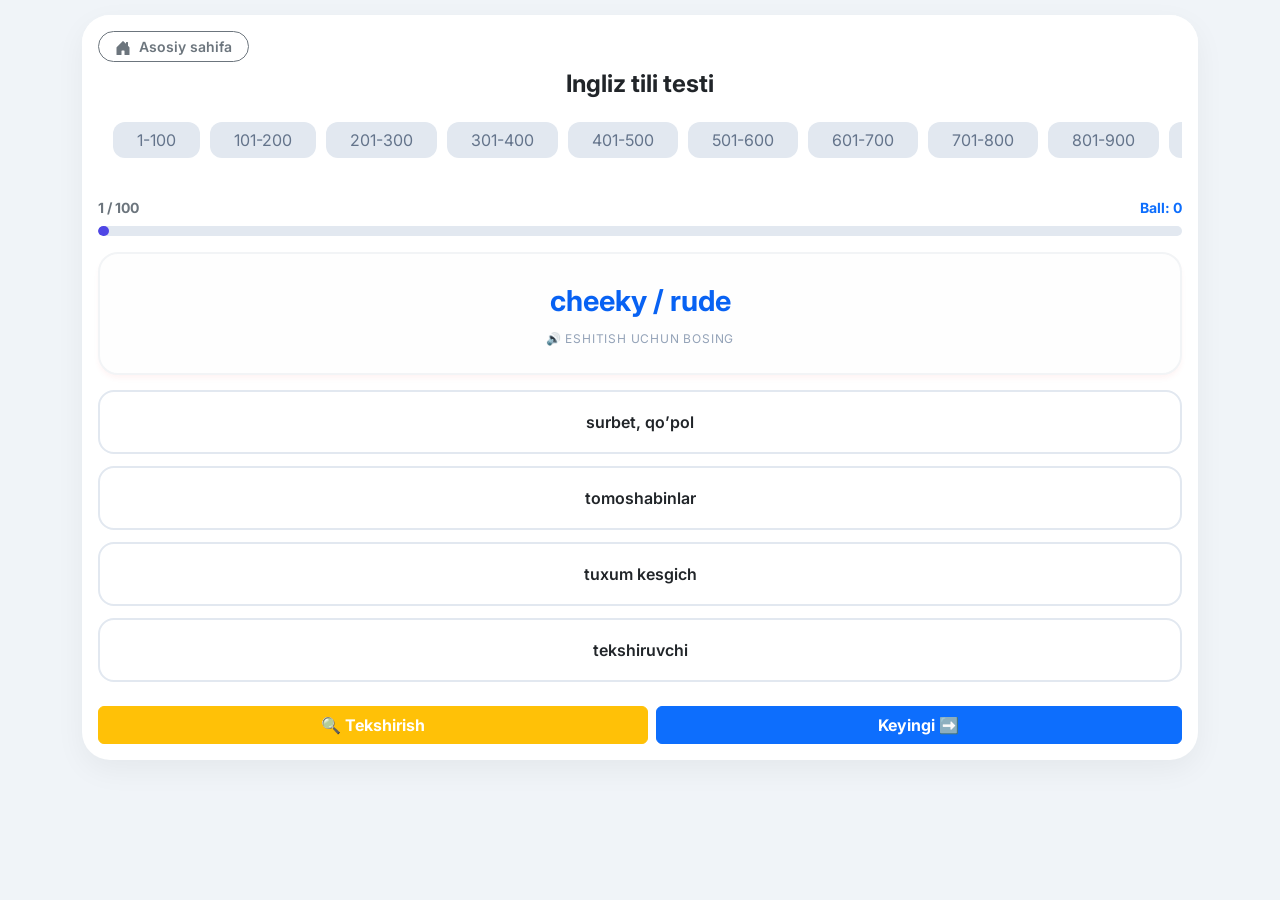
<file: voceb3.html>
<!doctype html>
<html lang="uz">
<head>
  <meta charset="utf-8" />
  <meta name="viewport" content="width=device-width, initial-scale=1" />
  <title>Ingliz tili so'z boyligi testi</title>
  <link href="https://cdn.jsdelivr.net/npm/bootstrap@5.3.0/dist/css/bootstrap.min.css" rel="stylesheet">
  <link href="https://fonts.googleapis.com/css2?family=Inter:wght@400;600;800&display=swap" rel="stylesheet">
  <style>
    body { font-family: 'Inter', sans-serif; background-color: #f0f2f5; padding: 15px 0 50px 0; }
    .quiz-card { border: none; border-radius: 20px; box-shadow: 0 10px 25px rgba(0,0,0,0.1); }

    .set-selector-wrapper {
      display: flex;
      flex-wrap: nowrap;
      overflow-x: auto;
      gap: 10px;
      padding: 15px;
      -webkit-overflow-scrolling: touch;
      scrollbar-width: none;
    }

    .set-selector-wrapper button {
      flex: 0 0 auto;
    }

    .set-selector-wrapper::-webkit-scrollbar { display: none; }

    .word-box { background: #f8f9fa; border-radius: 15px; padding: 30px 15px; margin-bottom: 20px; border: 2px dashed #dee2e6; }
    .target-word { font-size: 2rem; font-weight: 800; color: #0d6efd; display: block; word-break: break-word; }
    .opt-btn { padding: 12px; font-weight: 600; border-radius: 12px; border: 2px solid #f1f3f5; background: white; width: 100%; margin-bottom: 8px; }
    .correct { background-color: #198754 !important; color: white !important; border-color: #198754 !important; }
    .wrong { background-color: #dc3545 !important; color: white !important; border-color: #dc3545 !important; }
    .active-set { background-color: #0d6efd !important; color: white !important; }
    .card-header a {
  text-decoration: none;
  font-weight: 600;
  transition: 0.3s;
}
.card-header a:hover {
  background-color: #6c757d;
  color: white;
}
  </style>
</head>
<body>

<div class="container">
  <div class="card quiz-card">
    <div class="card-header bg-white border-0 pt-3">
  <div class="d-flex justify-content-start mb-2">
    <a href="index.html" class="btn btn-sm btn-outline-secondary rounded-pill px-3">
      <svg xmlns="http://www.w3.org/2000/svg" width="16" height="16" fill="currentColor" class="bi bi-house-door-fill me-1" viewBox="0 0 16 16">
        <path d="M6.5 14.5v-3.505c0-.245.25-.495.5-.495h2c.25 0 .5.25.5.5v3.5a.5.5 0 0 0 .5.5h4a.5.5 0 0 0 .5-.5v-7a.5.5 0 0 0-.146-.354L13 5.793V2.5a.5.5 0 0 0-.5-.5h-1a.5.5 0 0 0-.5.5v1.293L8.354 1.146a.5.5 0 0 0-.708 0l-6 6A.5.5 0 0 0 1.5 7.5v7a.5.5 0 0 0 .5.5h4a.5.5 0 0 0 .5-.5"/>
      </svg>
      Asosiy sahifa
    </a>
  </div>

  <h4 class="text-center fw-bold">Ingliz tili testi</h4>
  <div class="set-selector-wrapper" id="set-selector">
    </div>
</div>

    <div class="card-body p-3">
      <div class="d-flex justify-content-between mb-2 fw-bold small">
        <span class="text-secondary" id="counter-label">1/10</span>
        <span class="text-primary" id="score-label">Ball: 0</span>
      </div>
      <div class="progress mb-3" style="height: 8px;">
        <div class="progress-bar progress-bar-striped progress-bar-animated" id="progress-fill"></div>
      </div>

      <div class="word-box text-center" onclick="speak()">
        <span class="target-word" id="target-word">Yuklanmoqda...</span>
        <p class="text-muted mb-0 mt-2 small">🔊 Eshitish uchun bosing</p>
      </div>

      <div id="options-grid"></div>

      <div class="d-flex gap-2 mt-4">
        <button class="btn btn-warning flex-fill fw-bold text-white" id="hint-btn">🔍 Tekshirish</button>
        <button class="btn btn-primary flex-fill fw-bold" id="next-btn">Keyingi ➡️</button>
      </div>
    </div>
  </div>
</div>

<script>

const allSets = [

[
    ['coat hanger', 'vishalka (shkaf ichidagi)'], ['coat stand', 'dumaloq vishalka'], ['potato peeler', 'sabzavot archiladigan pichoq'], ['lightbulb', 'lampochka'], ['colander', 'chovli'],
    ['broom', 'supurgi'], ['egg slicer', 'tuxum kesgich'], ['dustpan', 'axlat kuragi'], ['carpet beater', 'gilam qoqadigan to’qmoq'], ['scrubbing brush', 'kiyim cho’tkasi'],
    ['brush', 'cho’tka (taramoq)'], ['cheese slicer', 'pishloq maydalagich'], ['tea towel', 'oshxona sochiq'], ['peculiar / strange/odd', 'g’alati'], ['cheeky / rude', 'surbet, qo’pol'],
    ['enormous / huge', 'ulkan, bahaybat'], ['hilarious / very funny', 'xushchaqchaq'], ['bashful / shy', 'uyatchan, iboli'], ['enjoyable / pleasant', 'yoqimli, dilkash'], ['ample / sufficient', 'yetarli'],
    ['vital / essential / important', 'muhim, zarur'], ['attractive / handsome / good-looking', 'chiroyli, ko’rkam'], ['unbelievable / incredible', 'ishonib bo’lmas'], ['big-headed / conceited', 'kekkaygan, manman'], ['keen / enthusiastic', 'qiziquvchan, zavqli'],
    ['authentic / genuine', 'asl, haqiqiy'], ['obstinate / stubborn', 'o’jar, qaysar'], ['appalling / terrible', 'qo’rqinchli, daxshatli'], ['audience', 'tomoshabinlar'], ['walk out', 'chiqib ketish, ish tashlash'],
    ['in the middle of', 'ning o’rtasida'], ['ambition', 'orzu, istak'], ['get on in life', 'muvaffaqiyatli yashash'], ['palace', 'saroy'], ['castle', 'qasr'],
    ['monk', 'rohib'], ['nun', 'rohiba'], ['monastery', 'rohiblar joyi'], ['convent', 'rohibalar joyi'], ['barracks', 'kazarma'],
    ['prisoner', 'mahbus'], ['cell', 'kamera, hujayra'], ['gipsy', 'lo’li'], ['caravan', 'furgon'], ['igloo', 'muz uy'],
    ['eskimo', 'eskimolar'], ['hive', 'asalari uyasi'], ['nest', 'qush uyasi'], ['kennel', 'it uyi'], ['stable', 'otxona'],
    ['sty', 'cho’chqaxona'], ['web', 'o’rgimchak to’ri'], ['eyrie', 'burgut uyasi'], ['somehow', 'bir amallab'], ['hole', 'teshik, uya'],
    ['lunatic', 'aqldan ozgan, jinni'], ['avoid', 'oldini olmoq, qochmoq'], ['dilemma', 'qiyin ahvol (tanlov)'], ['compartment', 'kupe (bo’lma)'], ['express', 'tezkor'],
    ['convince', 'ishontirmoq'], ['sane', 'aqli raso'], ['insane', 'aqli noraso, jinni'], ['draught', 'yelvizak'], ['draughts', 'shashka'],
    ['wrap', 'o’ramoq'], ['inspector', 'tekshiruvchi'], ['attack', 'hujum, xuruj'], ['communication', 'aloqa'], ['cord', 'ip, shnur'],
    ['communication cord', 'favqulodda tormoz'], ['official', 'rasmiy, mas’ul'], ['notice', 'e’lon, ogohlantirish'], ['notice-board', 'e’lonlar taxtasi'], ['escaped', 'qochgan'],
    ['throughout', 'har tomonlama'], ['arrest', 'qamoqqa olmoq'], ['strait-jacket', 'tinchlantiruvchi ko’ylak'], ['mental hospital', 'ruhiy kasalxona'], ['thought', 'fikr, o’y'],
    ['catch fire', 'o’t olmoq'], ['pull oneself together', 'o’zini qo’lga olmoq'], ['mill', 'tegirmon'], ['miller', 'tegirmonchi'], ['pepper', 'murch'],
    ['pepper mill', 'murch maydalagich'], ['liquidizer/blender', 'blender'], ['fire guard', 'olovdan himoya setkasi'], ['guard', 'qo’riqchi'], ['bowl', 'kosa'],
    ['tray', 'patnis'], ['briefcase', 'portfel'], ['suitcase', 'chamadon'], ['lemon squeezer', 'limon siqqich'], ['tea strainer', 'choy suzgich'],
    ['bellow', 'ho’ngramoq'], ['bellows', 'dam bosqon'], ['bottle opener', 'ochqich'], ['ladle', 'cho’mich'], ['harmless', 'zararsiz']
],

[
    ['harmful', 'zararli, ziyonli'], ['generous', 'sahiy, sahovatli'], ['mean', 'baxil, xasis'], ['permanent', 'doimiy, o’zgarmas'], ['temporary', 'vaqtinchalik'],
    ['industrious', 'mehnatkash, ishchan'], ['lazy', 'dangasa, ish yoqmas'], ['gigantic', 'bahaybat'], ['minute', 'mayda, kichkina'], ['Friendly', 'do’stona'],
    ['hostile', 'adovatli, dushmanlik ruhida'], ['dull', 'zerikarli'], ['exciting', 'qiziqarli, maroqli'], ['daring', 'jur’atli, jasoratli'], ['timid', 'jur’atsiz, qo’rqoq'],
    ['Dear', 'qimmat'], ['cheap', 'arzon'], ['narrow-minded', 'tor fikrli, kaltafahm'], ['broad-minded', 'keng fikrli'], ['real', 'haqiqiy, mavjud'],
    ['imaginary', 'hayoliy, farazdagi'], ['horrible', 'daxshatli, yomon'], ['wonderful', 'ajoyib'], ['gradual', 'asta-sekin'], ['sudden', 'to’satdan ro’y bergan'],
    ['suddenly', 'to’satdan'], ['keen', 'juda qiziqadigan, ishqiboz'], ['uninterested', 'qiziqishsiz'], ['fortunate', 'omadli, baxtli'], ['fortunately', 'baxtga ko’ra'],
    ['unfortunate', 'omadsiz, baxtsiz'], ['unfortunately', 'afsuski'], ['trouble', 'muammo, qiyinchilik'], ['flow', 'oqmoq, oqim'], ['native', 'mahalliy, shu yerli'],
    ['he is native Kokand', 'u qo’qonlik'], ['border', 'chegara'], ['island', 'orol'], ['continent', 'materik'], ['bazouki', 'grek musiqa asbobi'],
    ['jew', 'yahudiy'], ['hitler', 'gitler'], ['fjords', 'ko’rfaz'], ['a ball of string', 'bir to’p arqon'], ['string', 'arqon, chilvir'],
    ['a bunch of grapes', 'bir shingil uzum'], ['bunch', 'dasta, tutam'], ['an ear of corn', 'bir boshoq bug’doy'], ['ear', 'boshoq, so’ta'], ['a cube of sugar', 'bir bo’lak qand'],
    ['a pack of cards', 'bir pachka karta'], ['pack', 'paket, pachka'], ['a crate of beer', 'bir yashik vino'], ['crate', 'yashik'], ['a pad of writing paper', 'bir bloknot yozuv qog’ozi'],
    ['a bar of chocolate', 'bir bo’lak shokolad'], ['a punnet of strawberries', 'bir savat qulupnay'], ['a string of beads', 'bir tizim marjon'], ['bead', 'dur, marjon'], ['a bouquet of flowers', 'bir dasta gullar'],
    ['bouquet', 'dasta, guldasta'], ['boutique', 'butik, do’kon'], ['a quiver of arrows', 'bir o’qdon kamon o’qi'], ['quiver', 'titramoq, o’qdon'], ['quiver with fear', 'qo’rquvdan titramoq'],
    ['chop', 'to’g’ramoq'], ['chopping board', 'taxtakach'], ['aerial', 'antenna'], ['banister', 'zinapoya panjarasi'], ['curtains', 'pardalar'],
    ['door handle', 'eshik tutqichi'], ['doorbell', 'qo’ng’iroq'], ['coffee filter', 'kofe filtrlagich'], ['pillow', 'yostiq (bosh uchun)'], ['cushion', 'yostiqcha (suyanadigan)'],
    ['dustbin', 'axlat qutisi'], ['dustpan', 'axlat kuragi'], ['spatula', 'shpatel'], ['bed', 'krovat, yotoq'], ['board', 'taxta, bort'],
    ['be called', 'ataladi, nomlanadi'], ['sleeper', 'uyquchi'], ['cabin', 'kayuta, kabina'], ['bunk', 'ikki qavatli krovat'], ['dormitory', 'yotoqxona'],
    ['only', 'faqat, yakka, yagona'], ['only child', 'yagona farzand'], ['sole', 'yagona, yolg’iz'], ['unique', 'mislsiz, tanho'], ['single', 'bitta, bo’ydoq'],
    ['terribly', 'juda, rosa'], ['seem', 'tuyulmoq, ko’rinmoq'], ['leave', 'qoldirmoq, unutib ketmoq'], ['get off', 'ishdan ruxsat olmoq'], ['get together', 'yig’ilmoq'],
    ['get on', 'chiqishmoq'], ['get by', 'zo’rg’a hayot kechirmoq'], ['grow up', 'voyaga yetmoq'], ['foster', 'boqib olmoq'], ['foster child', 'asrandi bola']
],

[
    ['foster parent', 'bola asrab olgan ota-ona'], ['bring up', 'tarbiyalamoq'], ['develop', 'rivojlanmoq'], ['find', 'hisoblamoq, deb bilmoq'], ['regret', 'afsusda bo’lmoq'],
    ['pity', 'achinish, rahmi kelmoq'], ['inform', 'xabar qilmoq'], ['informant', 'xabarchi'], ['support', 'qo’llab-quvvatlamoq'], ['supply', 'ta’minlamoq'],
    ['sale', 'savdo-sotiq'], ['bargain', 'savdolashmoq, bitim'], ['lonely', 'yolg’iz'], ['spare', 'ortiqcha'], ['unused', 'ishlatilmagan'],
    ['bet', 'garovga pul tikmoq'], ['beat', 'yutmoq, g’olib bo’lmoq'], ['place', 'joy, o’rindiq'], ['sail', 'suzmoq'], ['look after', 'g’amxo’rlik qilmoq'],
    ['look out', 'ehtiyot bo’lmoq'], ['cashier', 'kassir'], ['caddie', 'golf bo’yicha maslahatchi'], ['caretaker', 'bino nazoratchisi'], ['solicitor', 'advokat'],
    ['porter', 'yuk tashuvchi'], ['perform', 'ijro etmoq'], ['surgeon', 'jarroh'], ['chauffeur', 'shofyor'], ['employ', 'ishga yollamoq'],
    ['speech therapist', 'logoped'], ['crop', 'hosil'], ['overcome', 'yengmoq'], ['missing', 'yo’qolgan'], ['ward', 'palata'],
    ['roof', 'tom'], ['crew', 'ekipaj'], ['study', 'kabinet'], ['goods', 'tovar, yuk'], ['store', 'ombor, saqlamoq'],
    ['crypt', 'sag’ana, daxma'], ['hold', 'yukxona (kema)'], ['stored', 'saqlangan'], ['be stored', 'saqlanmoq'], ['larder', 'omborxona'],
    ['parlour', 'mehmonxona'], ['studio', 'studiya'], ['lounge', 'dam olish xonasi'], ['treat', 'davolamoq, muomala qilmoq'], ['treatment', 'muolaja'],
    ['treatment stay', 'muolaja xonasi'], ['boarding school', 'maktab-internat'], ['plane', 'randa, samolyot'], ['file', 'egov, saf tortmoq'], ['axe', 'bolta'],
    ['pliers', 'ombir'], ['extension cable', 'kabel uzatma'], ['jack', 'domkrat'], ['secateurs', 'temir qaychi'], ['watering can', 'gul chelak'],
    ['sickle', 'o’roq'], ['vice', 'qisqich dastgoh'], ['fire extinguisher', 'o’t o’chirgich'], ['chisel', 'iskana'], ['detest /hate/loathe', 'juda yomon ko’rmoq'],
    ['inform / notify', 'ma’lum qilmoq'], ['go in / enter', 'kirmoq'], ['brag / boast', 'maqtanmoq'], ['purchase / buy', 'xarid qilmoq'], ['antique', 'tarixiy, antikvar'],
    ['dealer', 'diller, dallol'], ['accomplish / achieve', 'erishmoq'], ['moan / complain', 'shikoyat qilmoq'], ['vanish / disappear', 'g’oyib bo’lmoq'], ['spoil / ruin / destroy / demolish', 'vayron qilmoq'],
    ['put off / postpone', 'kechiktirmoq'], ['recollect / remember', 'eslamoq'], ['scare / frighten', 'qo’rqitmoq'], ['trip / stumble', 'qoqilmoq'], ['manuscript', 'qo’lyozma'],
    ['alter / change', 'o’zgartirmoq'], ['occur / happen', 'sodir bo’lmoq'], ['surround', 'o’rab olmoq'], ['feet', 'fut'], ['coffin', 'tobut'],
    ['undertaker', 'go’rkov'], ['undertaker \'s', 'tobutxona'], ['divide', 'bo’lmoq'], ['association', 'birlashma'], ['clutch', 'mahkam ushlamoq'],
    ['motorway', 'avtomobil yo’li'], ['referee', 'hakam'], ['leeds', 'futbol klubi'], ['percussion', 'urib chalinadigan musiqa asbobi'], ['symphony', 'simfoniya'],
    ['conductor', 'dirijyor'], ['violin', 'skripka'], ['petal', 'gulbarg'], ['stem', 'poya'], ['collar', 'yoqa']
],

[
    ['bark', 'akillamoq, daraxt po’stlog’i'], ['ring', 'uzuk, qo’ng’iroq chalmoq'], ['fret', 'xavotirlanmoq'], ['chord', 'akkord'], ['snore', 'xurrak otmoq'],
    ['mattress', 'matras, to’shak'], ['telescope', 'teleskop'], ['venus', 'venera sayyorasi'], ['galaxy', 'galaktika'], ['waveband', 'diapazon'],
    ['transistor', 'tranzistor'], ['tuner', 'sozlovchi qurilma'], ['ribbon', 'lenta'], ['key', 'klavish, knopka'], ['landlord / landlady', 'ijaraga beruvchi'],
    ['darts', 'drotik o’yini'], ['dart', 'nayza, yeldek yugurmoq'], ['umpire', 'hakamlik qilmoq'], ['court', 'tennis korti, sud'], ['set', 'partiya (o’yin)'],
    ['estuary', 'daryo quyilish joyi'], ['bank', 'qirg’oq'], ['flow', 'oqmoq, oqim'], ['lace', 'tufli ipi'], ['heel', 'tovon, poshna'],
    ['matron', 'bosh hamshira'], ['ward', 'shifoxona bo’limi'], ['crotch', 'chot, ayri'], ['crotchet', 'choraktalik nota'], ['compose', 'ijod qilmoq'],
    ['treble', 'uch barobar kattalashtirmoq'], ['clef', 'kalit (musiqa)'], ['treble clef', 'skripka kaliti'], ['classical', 'mumtoz'], ['fitting', 'anjom'],
    ['stove / cooker', 'gaz plita, pech'], ['washing machine', 'kir yuvish mashinasi'], ['coffee table', 'kofe stoli'], ['bedside table', 'yotoq yonidagi stol'], ['shower', 'dush'],
    ['bath', 'vanna'], ['wardrobe', 'shkaf'], ['broom cupboard', 'tozalov anjomlari shkafi'], ['fluorescent light', 'fluoressent chiroq'], ['oil lamp', 'moy chiroq'],
    ['ceiling light', 'shift chiroq'], ['vessel', 'kema'], ['stiff', 'bukilmaydigan'], ['conscience', 'vijdon'], ['retail', 'chakana savdo'],
    ['fascination', 'o’ziga tortish'], ['fascinate', 'maftun qilmoq'], ['pride', 'faxrlanmoq'], ['controversial', 'bahsli'], ['mammoth', 'ulkan'],
    ['dimension', 'o’lcham, hajm'], ['delicate', 'nozik, nafis'], ['contagious', 'yuqumli'], ['rein', 'jilov'], ['agitate', 'tashviqot'],
    ['vigorous', 'baquvvat'], ['kith and kin', 'qarindosh-urug’lar'], ['appliance', 'jihoz'], ['disseminate', 'tatbiq etmoq'], ['dissemination', 'tarqatish'],
    ['immature', 'norasta'], ['intelligent', 'zukko, o’qimishli'], ['mood', 'kayfiyat'], ['moody', 'o’zgaruvchan kayfiyatli'], ['sulk', 'qovog’ini osiltirmoq'],
    ['sympathetic', 'hamdard'], ['swear', 'qasam ichmoq'], ['ambitious', 'xayolparast'], ['strict', 'qattiqqo’l'], ['eccentric', 'g’ayrioddiy (inson)'],
    ['no matter', 'farqi yo’q'], ['no matter what', 'nima bo’lganda ham'], ['cape', 'plash'], ['matching', 'mos tushadigan'], ['match', 'moslamoq'],
    ['my point of view', 'nuqtayi nazarim'], ['pastime', 'ermak'], ['hobby', 'sevimli mashg’ulot'], ['activity', 'faoliyat'], ['relaxing', 'tinchlantiruvchi'],
    ['relax', 'hordiq chiqarmoq'], ['orienteering', 'oriyentirlash'], ['land', 'quruqlik'], ['knitting', 'to’qish'], ['ancient', 'qadimiy'],
    ['dig', 'qazimoq'], ['archaeology', 'arxeologiya'], ['weave', 'to’qimoq'], ['weaving', 'to’qish'], ['loom', 'to’qish dastgohi'],
    ['camp', 'palatka tiklamoq'], ['camping', 'oromgohda dam olish'], ['creative', 'ijodiy'], ['create', 'yaratmoq'], ['paint', 'bo’yamoq']
],

[
    ['painting', 'chizish, rassomchilik'], ['whether', 'yoki, yohud'], ['photography', 'surat olish'], ['mainly', 'asosan'], ['wool', 'jun'],
    ['nylon', 'neylon'], ['embroider', 'bezamoq'], ['embroidery', 'bezak berish'], ['close', 'yaqin'], ['glide', 'uchish (qushga o’xshab)'],
    ['gliding', 'aeroplan sporti'], ['investment', 'sarmoya, investitsiya'], ['stamp collecting', 'marka yig’ish'], ['fit', 'sog’lom, tetik'], ['cooking/cookery', 'pazandalik'],
    ['ramba / samba', 'raqs turi'], ['acting', 'rol o’ynash'], ['fancy', 'xayol, xohlamoq'], ['tile', 'cherepitsa, kafel'], ['mah-jong', 'xitoyliklar o’yini'],
    ['clay', 'gil, loy'], ['miss out', 'tushirib qoldirmoq'], ['disappoint in', 'ranjimoq'], ['difficulty in', 'qiyinchilik tug’dirmoq'], ['conscious / aware of', 'anglaydigan, ogoh'],
    ['for ages', 'anchadan beri'], ['tired of', 'zerikmoq'], ['among', 'orasida'], ['wait on smb', 'xizmat ko’rsatmoq'], ['look up', 'lug’atdan topmoq'],
    ['look through', 'ko’z yugurtirmoq'], ['shave', 'soqol olmoq'], ['shaving socket', 'razetka'], ['record storage unit', 'hujjatlar javoni'], ['time switch', 'budilnikli soat'],
    ['window sill', 'deraza tokchasi'], ['fan heater', 'isitgich'], ['trolley', 'aravacha'], ['room divider', 'stenka'], ['door knob', 'eshik tutqichi'],
    ['extractor fan', 'havo haydaydigan qurilma'], ['curtain rail', 'karniz'], ['coat stand', 'tik turadigan vishilka'], ['window box', 'oyna qutisi'], ['pig grunts', 'cho’chqa hurillashi'],
    ['dog barks', 'vovullamoq'], ['mouse squeaks', 'sichqon chiyillashi'], ['cock crows', 'xo’roz qichqirishi'], ['frog croaks', 'baqa vaqqillashi'], ['elephant trumpets', 'fil ovozi'],
    ['horse neighs', 'ot kishnashi'], ['lamb bleats', 'qo’zichoq ma’rashi'], ['lion roars', 'sher o’kirishi'], ['cow lows', 'sigir mo’lashi'], ['container', 'idish, konteyner'],
    ['crockery', 'idish-tovoq (fayans)'], ['willow', 'tol'], ['lizard', 'kaltakesak'], ['radish', 'rediska'], ['reptile', 'sudralib yuruvchi'],
    ['gutter', 'tarnov'], ['misprint', 'nashr xatosi'], ['extract', 'parcha, sug’urib olmoq'], ['following', 'quyidagi'], ['rug/carpet', 'palos'],
    ['clap', 'qarsak chalmoq'], ['cheer', 'qichqirmoq, sevinmoq'], ['route', 'yo’nalish'], ['fiancée', 'unashtirilgan qiz'], ['fiancé', 'unashtirilgan bola'],
    ['artificial', 'sun’iy'], ['drugs', 'dori-darmon'], ['crowd', 'olomon'], ['crow', 'qarg’a, maqtanmoq'], ['wire', 'sim'],
    ['wiring', 'elektr tarmog’i'], ['daring', 'jasoratli'], ['darling', 'sevimli, mahbuba'], ['wish', 'tilak, orzu'], ['injury', 'jarohat'],
    ['injury time', 'qo’shimcha vaqt'], ['injure', 'jarohatlanmoq'], ['bust', 'byust, sindirmoq'], ['publish', 'chop etmoq'], ['publishing', 'nashriyot'],
    ['previous', 'oldingi'], ['experience', 'tajriba'], ['essential', 'zaruriy'], ['type', 'yozmoq (termoq)'], ['typing', 'yozish jarayoni'],
    ['typewriter', 'yozuv mashinasi'], ['request', 'so’ramoq, iltimos'], ['require', 'ehtiyoj sezmoq'], ['owner', 'sohib'], ['mileage', 'bosib o’tilgan masofa'],
    ['claim', 'da’vo qilmoq'], ['ghost/spectre', 'arvoh'], ['property', 'mulk'], ['properly', 'yaxshilab'], ['corner', 'burchakka qisib qo’ymoq']
],

[
    ['amount', 'miqdor'], ['fry', 'qovurmoq'], ['meatball', 'bir to’p maydalangan go’sht'], ['bow tie', 'babichka (galstuk)'], ['bowler hat', 'erkaklar shlyapasi'],
    ['beret', 'beret'], ['cardigan', 'jilet, nimcha'], ['sweater', 'sviter'], ['apron', 'fartuk'], ['gloves', 'qo’lqop (barmoqli)'],
    ['mitten', 'qo’lqop (bosh barmoqli)'], ['braces', 'shim tasmasi'], ['clogs', 'taxta tagli oyoq kiyimi'], ['shorts', 'shortik'], ['sandals', 'shippak'],
    ['string vest', 'setkali mayka'], ['unless', 'agar bo’lmasa'], ['get well', 'tuzalmoq'], ['increase', 'o’smoq'], ['improve', 'yaxshilamoq'],
    ['get back', 'qaytib kelmoq'], ['end', 'tugamoq'], ['complete', 'to’ldirmoq'], ['slave', 'qul'], ['possibility', 'ehtimollik'],
    ['opportunity', 'imkoniyat'], ['chance', 'imkoniyat'], ['scene', 'manzara, joy'], ['countryside', 'qishloq'], ['cruel', 'shafqatsiz'],
    ['bossy', 'hukmronlik qiladigan'], ['helpful', 'yordam beradigan'], ['charming', 'maftunkor'], ['disturbed', 'bezovta'], ['ashamed', 'uyatchan'],
    ['full up', 'to’ygan'], ['full stop', 'nuqta'], ['thoroughly', 'butunlay, to’liq'], ['spoilt', 'erka, taltaygan'], ['spoil', 'buzmoq (erkatoy qilmoq)'],
    ['feel like', 'xohlamoq'], ['even though', 'hattoki'], ['give in', 'taslim bo’lmoq'], ['give up', 'tashlamoq'], ['give over', 'uzatib bermoq'],
    ['ambitious', 'orzuga beriluvchan'], ['industrial', 'sanoatga oid'], ['punctual', 'o’z vaqtida bajaradigan'], ['timeless', 'o’zgarmaydigan'], ['classic', 'tipik, klassika'],
    ['classical', 'mumtoz'], ['grateful', 'minnatdor'], ['glad', 'mamnun'], ['pleased', 'xursand'], ['in debt', 'qarzdor'],
    ['not at all', 'arzimaydi'], ['no, not just now, thanks', 'yo’q, hozir emas'], ['fancy', 'xohlamoq'], ['fun', 'o’yin-kulgi'], ['far', 'uzoq'],
    ['no, not very', 'yo’q, unchalik emas'], ['what is ... like?', 'qanday?'], ['what was party like?', 'kecha qanday edi?'], ['yes, that would be nice', 'ha, yaxshi bo’lardi'], ['yes, very funny', 'ha, juda kulgili'],
    ['phrase', 'ifoda, ibora'], ['that’s rubbish', 'safsata'], ['rubbish', 'axlat'], ['turn up', 'yetib kelmoq'], ['about a month ago', 'taxminan 1 oy oldin'],
    ['comprehensive', 'keng qamrovli'], ['comprehend', 'tushunmoq'], ['divorce', 'ajralmoq'], ['anyway/anyhow', 'nima bo’lganda ham'], ['that’s all right', 'hammasi joyida'],
    ['surprise', 'kutilmagan voqea'], ['blessing', 'baxt, boylik'], ['suppose', 'taxmin qilmoq'], ['equipment', 'jihoz, uskuna'], ['dartboard', 'drotik nishoni'],
    ['tennis racquet', 'tennis raketkasi'], ['badminton racquet', 'badminton raketkasi'], ['air pistol', 'havo pistoleti'], ['golf club', 'golf tayog’i'], ['tent', 'chodir'],
    ['chess set', 'shaxmat to’plami'], ['dice', 'shashqol'], ['figure skate', 'konki'], ['ski stick', 'chang’i tayog’i'], ['shin pad', 'oyoq qalqoni'],
    ['dumbbell', 'gantel'], ['shuttlecock', 'volan'], ['binoculars', 'durbin'], ['ice hockey stick', 'xokkey tayog’i'], ['aisle', 'yo’lak'],
    ['altar', 'mehrob'], ['boot', 'etik, yukxona'], ['bumper', 'bamper'], ['alter', 'o’zgartirmoq'], ['clutch', 'stsepleniye'],
    ['collar', 'yoqa']
],

[
    ['gather', 'to’plamoq'], ['congregation', 'jamoat (ibodatdagi)'], ['crew', 'ekipaj, komanda'], ['cutlery', 'vilka-qoshiq'], ['date stamp', 'sana muhri'],
    ['desk', 'parta, yozuv stoli'], ['deck', 'paluba'], ['filing cabinet', 'fayl shkafi'], ['cabinet', 'kichkina shkaf'], ['filing', 'qirindi'],
    ['funnel', 'voronka'], ['horn', 'signal, shox'], ['lapel', 'qaytarma yoqa'], ['matron', 'bosh hamshira'], ['operating theatre', 'operatsiya xonasi'],
    ['pew', 'cherkovdagi skameyka'], ['pocket', 'cho’ntak'], ['portholes', 'illyuminator'], ['pulpit', 'yepiskop minbari'], ['rail', 'ilgak'],
    ['seatbelt', 'xavfsizlik kamari'], ['unit', 'qism, birlik'], ['sleeve', 'yeng'], ['staffroom', 'xodimlar xonasi'], ['ward', 'palata'],
    ['skylight', 'darcha'], ['porch / veranda', 'ayvon'], ['steak', 'bishteks'], ['suspicious', 'shubhali'], ['paperclip', 'skripka'],
    ['drawing pin / thumb-tack', 'knopka, tugmacha'], ['safety pin', 'xavfsizlik to’g’nagichi'], ['nail', 'mix'], ['spectacles / glasses', 'ko’zoynak'], ['spectacle', 'tomosha'],
    ['cheek', 'yuz, lunj'], ['clean', 'toza'], ['broke', 'pulsiz'], ['clean-shaven', 'soqol-mo’ylovsiz'], ['certain', 'aniq'],
    ['exhaust', 'holdan toymoq'], ['impolite', 'qo’pol'], ['courteous', 'hushmuomila'], ['flat sole', 'yassioyoq'], ['flighty', 'o’zgaruvchan'],
    ['conscience', 'vijdon'], ['industrious / hard-working', 'mehnatkash'], ['dummy', 'maneken'], ['toy', 'o’yinchoq'], ['puppet', 'qo’g’irchoq'],
    ['docker', 'bandargoh ishchisi'], ['puppet', 'ipli qo’g’irchoq'], ['sea-shore', 'dengiz qirg’og’i'], ['liner', 'layner (kema)'], ['horizon', 'ufq'],
    ['headland', 'quruqlik burni'], ['buoy', 'buy, baken'], ['wave', 'to’lqin'], ['disaster', 'ofat'], ['cliff', 'qoya'],
    ['cave', 'g’or'], ['rock', 'qoyatosh, tebratmoq'], ['shingle', 'shag’al'], ['lifebuoy', 'qutqaruv baloni'], ['keen on', 'qiziquvchan'],
    ['fond of', 'ishqiboz'], ['engaged to', 'unashtirilgan'], ['exception', 'istisno'], ['rule', 'tartib-qoida'], ['authority', 'vakolat, hokimiyat'],
    ['equal', 'teng, barobar'], ['completely', 'butunlay'], ['stay at', 'da qolmoq'], ['stay in', 'uyda qolmoq'], ['stay on', 'davom ettirmoq'],
    ['wipe', 'artmoq'], ['windscreen wipers', 'oyna artgich'], ['windscreen', 'old oyna'], ['headlight', 'fara'], ['grill', 'qo’ra'],
    ['radiator grill', 'radiator panjarasi'], ['exhaust pipe', 'glushitel'], ['driving mirrors', 'yon va orqani ko’radigan oynalar'], ['bumper', 'bamper'], ['hood', 'kapshonka'],
    ['hood/bonnet', 'old kapot'], ['boot', 'orqa kapot, etik'], ['tyre', 'balon, shina'], ['seatbelt', 'kamar'], ['indicator', 'pavorot chiroqchasi'],
    ['steering wheel', 'ro’l'], ['speedometer', 'spidometr'], ['foot brake', 'oyoq tormozi'], ['glove compartment', 'bardachok'], ['compartment', 'kupe'],
    ['hand brake', 'ruchnoy tormoz'], ['petrol gauge', 'benzin o’lchovi'], ['accelerator pedal', 'gaz pedali'], ['gear stick', 'skorost (uzatmalar dastagi)']
],

[
    ['clutch', 'stsepleniya'], ['horn', 'signal, shox'], ['oar/paddle', 'eshkak'], ['roar', 'o’kirish'], ['straight lines', 'tekis chiziq'],
    ['ruler', 'chizg’ich'], ['street car/tram', 'tramvay'], ['ram', 'qo’chqor'], ['shave', 'qirmoq, soqol olmoq'], ['sap', 'sharbat, shira'],
    ['soap', 'sovun'], ['canvas', 'brezent'], ['ease', 'qulaylik, osonlik'], ['easel', 'ko’rgazma stendi'], ['rave', 'jahl qilib gapirish, maqtash'],
    ['brave', 'mard, jasur'], ['supernatural', 'g’ayritabiiy'], ['itch', 'qichish'], ['witch', 'yalmog’iz kampir'], ['troll', 'troll'],
    ['stroll', 'sayr'], ['sore', 'og’rigan, kasal'], ['store', 'do’kon (AQSH)'], ['seal', 'tyulen, muhr'], ['steal', 'o’g’irlamoq'],
    ['harp', 'arfa'], ['sharp', 'o’tkir'], ['blunt', 'o’tmas, qo’pol'], ['weary', 'juda charchagan'], ['flame', 'alanga'],
    ['false alarm', 'soxta signal'], ['false', 'noto’g’ri, sun’iy'], ['turning', 'burilish'], ['scream', 'baqirmoq'], ['acoustics', 'akustika'],
    ['pardon', 'kechirasiz'], ['tin', 'konserva'], ['tiny', 'juda kichkina'], ['ale / beer', 'pivo'], ['lame', 'oqsoq'],
    ['hose', 'shlang'], ['caption', 'izoh'], ['loser', 'mag’lub'], ['replace', 'joyiga qo’ymoq'], ['irreplaceable', 'tengi yo’q'],
    ['guinea-pig', 'dengiz cho’chqasi'], ['publisher', 'nashriyotchi'], ['published', 'nashr qilingan'], ['annually', 'har yili'], ['annual', 'bir yillik'],
    ['guinness', 'Ginnes'], ['whisper', 'shivirlamoq'], ['niece', 'qiz bola jiyan'], ['performance', 'spektakl'], ['applaud', 'olqishlamoq'],
    ['make smb do', 'undamoq'], ['totally', 'butkul'], ['worn-out', 'eskirgan'], ['exhausted', 'horg’in'], ['hypocrites', 'ikkiyuzlamachi'],
    ['hypocrisy', 'ikkiyuzlamachilik'], ['pretend', 'mug’ombirlik qilmoq'], ['delay', 'kechiktirish'], ['whatsoever', 'umuman'], ['immediately', 'darhol'],
    ['exhausting', 'charchatadigan'], ['manage', 'uddalay olmoq'], ['hood/bonnet', 'kapot'], ['license plate/number plate', 'avtomobil raqami'], ['stand in line/queue', 'navbat'],
    ['pop down', 'chiqarmoq (pul tugashi/chiqib kelish)'], ['liquor store/off-licence', 'spirtli ichimliklar do’koni'], ['one-way/single', 'bir tomonga'], ['pacifier/dummy', 'so’rg’ich'], ['wash up/wash', 'yuvmoq'],
    ['faucet/tap', 'jo’mrak'], ['run', 'oqmoq'], ['restroom/public convenience', 'jamoat hojatxonasi'], ['deck/pack', 'karta to’plami'], ['puzzle', 'boshqotirma'],
    ['puzzle over sth', 'bosh qotirmoq'], ['puzzle sth out', 'yechimini topmoq'], ['fair', 'oqmalla, sarg’ish'], ['stripe', 'taram-taram chiziq'], ['striped', 'chiziqli'],
    ['priest', 'ruhoniy'], ['blonde hair', 'oq-sariq soch'], ['beard', 'soqol'], {'buzz cut': "tepa kal"}, {'besides': "dan tashqari"},
    ['lent', 'qarz bergan'], ['borrow', 'qarzga olmoq'], ['rubber', 'o’chirg’ich'], ['as though', 'xuddi'], ['fun', 'qiziq'],
    ['flat', 'havosiz, dim'], ['uninspiring', 'zerikarli'], ['confusing', 'chalkash'], ['confuse', 'dovdiratib qo’ymoq']
],

[
    ['wreckage', 'vayrona, xaroba qoldiqlari'], ['raise', 'ko’tarmoq'], ['indeed', 'haqiqatdan ham'], ['landscape', 'landshaft, manzara'], ['county', 'graflik'],
    ['make the bed', 'o’rnini yig’ishtirmoq'], ['channel', 'telekanal'], ['canal', 'kanal'], ['spare', 'bermoq, ajratmoq'], ['control', 'boshqarmoq'],
    ['figure', 'raqam, miqdor'], ['rent', 'ijara haqi'], ['rent / hire', 'ijaraga olmoq/bermoq'], ['couple', 'juftlik'], ['fetch', 'olib kelmoq'],
    ['recipe', 'retsept'], ['receipt', 'kvitansiya'], ['remember', 'eslamoq'], ['remind', 'eslatmoq'], ['appointment', 'uchrashuv'],
    ['apart from', 'dan tashqari'], ['record /  disc', 'audio disk, plastinka'], ['conduct', 'xulq-atvor, dirijyorlik qilmoq'], ['direct', 'boshqarmoq, to’g’ri'], ['producer', 'rejissyor'],
    ['grand', 'hashamatli'], ['wing', 'qanot'], ['suite', 'mebel garnituri, lyuks xona'], ['match', 'mos, munosib'], ['altogether', 'hammasi, umuman'],
    ['lend', 'qarz bermoq'], ['borrow', 'qarz olmoq'], ['vanish', 'g’oyib bo’lmoq'], ['appear', 'paydo bo’lmoq'], ['hurry', 'shoshmoq'],
    ['take one’s time', 'vaqtini olmoq'], ['detest', 'juda yomon ko’rmoq'], ['adore', 'qattiq sevmoq'], ['insult', 'haqoratlamoq'], ['praise', 'maqtamoq'],
    ['purchase/buy', 'sotib olmoq'], ['depart/leave', 'tark etmoq'], ['increase', 'o’smoq'], ['decrease', 'kamaymoq'], ['attack', 'hujum qilmoq'],
    ['defend', 'himoya qilmoq'], ['encourage', 'ruhlantirmoq'], ['discourage', 'umidsizlantirmoq'], ['expand', 'kengaytirmoq'], ['contract', 'qisqartirmoq'],
    ['improve', 'yaxshilamoq'], ['get worse/deteriorate', 'yomonlashmoq'], ['punish', 'jazolamoq'], ['reward', 'mukofotlamoq'], ['support', 'qo’llab-quvvatlamoq'],
    ['oppose', 'qarshi chiqmoq'], ['date', 'xurmo, uchrashuv'], ['judaism', 'yahudiylik'], ['buddhism', 'buddizm'], ['christianity', 'xristianlik'],
    ['religion', 'din'], ['cathedral', 'bosh cherkov'], ['nationality', 'millat'], ['dutch', 'niderlandiyalik'], ['swiss', 'shveysariyalik'],
    ['welsh', 'uelslik'], ['polo', 'chavgon o’yini'], ['enthusiastically', 'ishtiyoq bilan'], ['enthusiastic', 'zavqqa to’la'], ['weapon', 'qurol'],
    ['bow and arrow', 'kamon va o’q'], ['dagger', 'xanjar'], ['hand grenade', 'qo’l granatasi'], ['machine gun', 'pulemyot'], ['gaelic', 'gal tili'],
    ['hebrew', 'yahudiy tili'], ['yiddish', 'yevrey tili'], ['leek', 'ko’kpiyoz'], ['brussels sprouts', 'brussel karami'], ['turnip', 'sholg’om'],
    ['spinach', 'ismaloq'], ['mallet', 'yog’och bolg’a'], ['plane', 'randa'], ['weight', 'og’irlik'], ['weightlifting', 'tosh ko’tarish'],
    ['pound', 'funt'], ['ounces', 'unsiya'], ['fabric', 'mato'], ['corduroy', 'chiyduxoba'], ['satin', 'atlas'],
    ['crinoline', 'bekamu'], ['jewellery', 'zargarlik buyumlari'], ['earring', 'zirak'], ['locket', 'medalyon'], ['gravy', 'sous'],
    ['necklace', 'marjon'], ['herb', 'ko’kat, o’t']
],

[
    ['root', 'ildiz, tomir'], ['arrowroot', 'otsu o’simligi'], ['chicory', 'sachratqi'], ['parsley', 'petrushka, kashnich'], ['sage', 'mavrak (o’t)'],
    ['smallpox', 'chechak'], ['mumps', 'tepki'], ['measles', 'qizamiq'], ['bronchitis', 'bronxit'], ['minuet', 'minuet (raqs)'],
    ['tango', 'tango (raqs)'], ['jive', 'jive (raqs)'], ['polka', 'polka (raqs)'], ['convenience', 'qulaylik'], ['peanuts', 'yeryong’oq'],
    ['crime', 'jinoyat'], ['criminal', 'jinoiy'], ['arson', 'o’t qo’yish'], ['theft', 'o’g’irlik'], ['rape', 'zo’rlash'],
    ['fraud', 'firibgarlik'], ['sedan/saloon', 'avtomobil saloni'], ['saloon car', 'yengil mashina'], ['trailer/caravan', 'furgon'], ['van', 'furgon'],
    ['hovercraft', 'atrofi balonli kema'], ['submarine', 'suv osti kemasi'], ['estate car', 'yuk tashuvchi yengil mashina'], ['articulated lorry', 'fura'], ['sports car', 'sport avtomobili'],
    ['tanker', 'tanker, sisterna'], ['transporter', 'avtotransport yuk mashinasi'], ['bike/cycle', 'velosiped'], ['motorbike / motorcycle', 'mototsikl'], ['yacht', 'yaxta'],
    ['coach', 'turistik avtobus'], ['truck / lorry', 'yuk mashinasi'], ['barge', 'barja, kater'], ['ambulance', 'tez yordam'], ['canoe', 'kanoe, baydarka'],
    ['tram', 'tramvay'], ['complete', 'to’liq / to’ldirmoq'], ['describe', 'tasvirlamoq'], ['insane/mad', 'tentak, jinni'], ['dependable / reliable', 'ishonchli'],
    ['considerate', 'e’tiborli, muloyim'], ['likeable / amiable', 'yoqimli'], ['aware / conscious', 'xabardor'], ['childish / immature', 'bolalarcha'], ['mean', 'nazarda tutmoq'],
    ['deliberate', 'muhokama qilmoq'], ['deliberate / intentional', 'qasddan qilingan'], ['absolutely', 'mutlaqo'], ['disgusting / disgraceful', 'jirkanchli, sharmanda'], ['dizzy / giddy', 'boshi aylanadigan'],
    ['mean / stingy', 'xasis, baxil'], ['really hungry / famished', 'juda och'], ['ridiculous / absurd', 'be’mani, bo’lmag’ur'], ['talkative / chatty', 'sergap'], ['thoughtful / pensive', 'o’ychan, xayolchan'],
    ['pathetic / hopeless', 'uquvsiz, no’noq'], ['pathetic', 'yurakni ezadigan'], ['peculiar / weird', 'g’alati'], ['stage', 'bosqich'], ['heat', 'issiqlik'],
    ['seal', 'tyulen'], ['bell', 'qo’ng’iroq'], ['slide', 'sirpanmoq'], ['fasten', 'berkitmoq'], ['bolt', 'bolt, surma'],
    ['colt', 'toychoq'], ['hot water bottle', 'grevka'], ['dummy', 'chaqaloq so’rg’ichi'], ['handbag', 'ayollar sumkasi'], ['hamper', 'savat'],
    ['nutcrackers', 'yong’oq chaqgich'], ['clothes rack', 'vishalka'], ['hinge', 'oshiq-moshiq'], ['thimble', 'angishvona'], ['curler', 'bigudi'],
    ['curl', 'gajak soch'], ['curly', 'jingalak'], ['razor', 'ustara'], ['razor blade', 'lezviya'], ['tweezers', 'pinset'],
    ['billfold/wallet', 'hamyon'], ['purse', 'karmon (ayollar)'], ['rawlplug', 'samarez'], ['jackplug', 'ulash vilkasi'], ['raw', 'xom'],
    ['booklet', 'risola, kitobcha'], ['catalogue', 'katalog'], ['position', 'o’rin, joy'], ['afford', 'imkoniyatga ega bo’lmoq'], ['can’t afford', 'yo’l qo’ya olmaslik'],
    ['dealing', 'taqsimlash'], ['set', 'komplekt'], ['branch', 'bo’lim, filial']
],

[
    ['alphabetical', 'alifboga oid'], ['collection', 'to’plam'], ['autograph', 'dastxat'], ['personal', 'shaxsiy'], ['event', 'voqea'],
    ['record', 'yozib qo’ymoq'], ['mention', 'eslatib o’tmoq'], ['mentioned', 'aytib o’tilgan'], ['manual', 'qo’llanma'], ['directory', 'ma’lumotnoma'],
    ['index', 'ko’rsatkich'], ['diary', 'kundalik'], ['particular', 'ma’lum bir'], ['dish', 'taom'], ['log', 'bort jurnali, xoda'],
    ['cookery book/cookbook', 'pazandalik kitobi'], ['captain', 'kapitan'], ['fill', 'to’ldirmoq'], ['attend', 'qatnashmoq'], ['register', 'ro’yxatga olmoq'],
    ['consult', 'maslahatlashmoq'], ['time-table', 'jadval'], ['brochure', 'broshura'], ['travel agency', 'sayohat agentligi'], ['fill in', 'yozib to’ldirmoq'],
    ['inspire', 'ilhomlantirmoq'], ['inspiring', 'ilhomlantiruvchi'], ['cot', 'bolalar krovati'], ['creep', 'emaklamoq'], ['barn', 'omborxona'],
    ['denture', 'sun’iy tish'], ['bore', 'zeriktirmoq'], ['law court', 'sud zali'], ['dumb', 'soqov'], ['sentence', 'sud hukmi'],
    ['wall', 'devor'], ['sing', 'kuylamoq'], ['judge', 'sudya'], ['sew', 'tikmoq'], ['pattern', 'naqsh, bezak'],
    ['stick', 'yopishtirmoq'], ['tug', 'kuch bilan tortmoq'], ['stitch', 'chok'], ['saxophone', 'saksofon'], ['compartment', 'kupe'],
    ['luggage', 'yuk'], ['luggage-rack', 'yuk tokchasi'], ['trap', 'qopqon'], ['stable', 'otxona, barqaror'], ['mince', 'qiymalamoq'],
    ['mincer', 'qiymalagich'], ['gem', 'qimmatbaho tosh'], ['filing-cabinet', 'qog’ozlar shkafi'], ['photograph', 'fotosurat'], ['duck', 'o’rdak, sho’ng’imoq'],
    ['slide', 'diapozitiv'], ['snapshot', 'surat'], ['stranded', 'og’ir ahvolda qolgan'], ['bath', 'vanna'], ['cough', 'yo’tal'],
    ['deckchair', 'shezlong'], ['funeral', 'dafn marosimi'], ['widow', 'beva ayol'], ['cemetery', 'qabriston'], ['duster', 'chang latta'],
    ['dust', 'chang, changini artmoq'], ['beak', 'tumshuq'], ['nib', 'ruchka perosi'], ['foxglove', 'qo’ng’iroqchali gul'], ['umpire', 'hakam'],
    ['offside', 'o’yindan tashqari holat'], ['wembley', 'futbol stadioni'], ['love', '0:0 (tennis)'], ['rust', 'zang'], ['rusty', 'zanglagan'],
    ['lapel', 'yoqa'], ['crook', 'firibgar'], ['crooked', 'qiyshiq'], ['smile', 'tabassum'], ['bank', 'sohil'],
    ['soccer', 'futbol'], ['danube', 'Tuna daryosi'], ['mining', 'konchilik'], ['circulation', 'tiraj, qon aylanishi'], ['reduction', 'kamaytirish'],
    ['lettuce', 'karam'], ['editor', 'muharrir'], ['headboard', 'krovat boshi'], ['ponytail', 'soch turmagi (ot dumi)'], ['pony-trekking', 'ot sayri'],
    ['slim', 'ozg’in'], ['blanket', 'adyol'], ['madness', 'jinnilik'], ['slip', 'toymoq'], ['paw', 'panja'],
    ['purr', 'xurillamoq'], ['swan', 'oqqush'], ['sob', 'xo’rsinib yig’lamoq'], ['mortgage', 'uy qarzi'], ['tenor', 'tenor (ovoz)']
],

[
    ['card', 'qattiq qog’oz, karta'], ['club', 'klub, klyushka'], ['clover', 'beda'], ['shuffle', 'oyoqni sudrab bosish, aralashtirish'], ['dark', 'qorong’u'],
    ['hymn', 'madhiya'], ['prayer', 'duo'], ['widower', 'beva erkak'], ['locket', 'medalyon'], ['alarm clock', 'budilnik'],
    ['stamp', 'muhr, marka'], ['kitchen timer', 'oshxona taymeri'], ['file', 'ish papkasi'], ['egg timer', 'qum soat'], ['flippers', 'suzgich (rezina)'],
    ['lipstick', 'lab bo’yog’i'], ['compact', 'pudra'], ['cotton reel', 'g’altak'], ['headphones', 'naushniklar'], ['identification disc', 'shaxsni tasdiqlovchi disk'],
    ['decanter', 'grafin'], ['absolutely', 'mutlaqo'], ['snap', 'qarsillatib berkitmoq'], ['angrily', 'g’azab bilan'], ['anxiously', 'xavotirli'],
    ['briefly', 'qisqacha'], ['hurry', 'shoshilish'], ['icy', 'muzday'], ['disappointment', 'ko’ngil qolish'], ['continuously', 'davomli'],
    ['courage', 'botirlik'], ['courageous', 'jasur'], ['surrender', 'taslim bo’lmoq'], ['force', 'kuch, majburlamoq'], ['deliberately', 'ataylab'],
    ['accident', 'falokat, tasodif'], ['easily', 'oson'], ['extremely', 'juda'], ['finally', 'nihoyat'], ['attempt', 'say-harakat'],
    ['fortunately', 'baxtga ko’ra'], ['seriously', 'jiddiy'], ['injured', 'jarohatlangan'], ['happily', 'xursand'], ['heavily', 'qattiq, og’ir'],
    ['lately', 'yaqinda'], ['normally', 'odatiy'], ['patiently', 'sabr bilan'], ['soundly', 'ishonch bilan'], ['unexpectedly', 'kutilmaganda'],
    ['violently', 'qattiq, kuch bilan'], ['violent', 'zo’ravon'], ['free', 'chiqarib olmoq'], ['struggle', 'kurashmoq'], ['trapped', 'tuzoqdagi'],
    ['not only … but also', 'nafaqat … balki'], ['sort out', 'tartibga solmoq'], ['thorn', 'tikan'], ['admire', 'qoyil qolmoq'], ['admirer', 'muxlis'],
    ['alloy', 'qotishma'], ['loyal', 'sodiq'], ['aloft', 'tepada'], ['float', 'suzmoq'], ['advantage', 'ustunlik'],
    ['disadvantage', 'kamchilik'], ['backward', 'qoloq'], ['drawback', 'to’siq, nuqson'], ['blame', 'ayblamoq'], ['amble', 'yo’rg’alash'],
    ['fur/bristle', 'qil, jun'], ['blister', 'po’rsildoq'], ['danger', 'xavf-xatar'], ['skid', 'sirg’anmoq'], ['ache', 'og’riq'],
    ['pain', 'dard'], ['fade', 'rangini yo’qotmoq'], ['flea', 'burga'], ['flea market', 'eski bozor'], ['enlarge', 'kattalashtirmoq'],
    ['impart', 'yetkazmoq, bag’ishlamoq'], ['armpit', 'qo’ltiq'], ['insure', 'sug’urtalamoq'], ['sunrise', 'quyosh chiqishi'], ['stream', 'daryocha, oqim'],
    ['react', 'qarshilik qilmoq'], ['crate', 'yashik'], ['solemn', 'jiddiy, samimiy'], ['affection', 'muhabbat'], ['dishonest', 'vijdonsiz'],
    ['dishonesty', 'vijdonsizlik'], ['cheat', 'qalloblik qilmoq'], ['palm', 'kaft, palma'], ['lamp', 'chiroq'], ['poem', 'she’r'],
    ['go up/ascend', 'ko’tarilmoq'], ['watermelon', 'tarvuz'], ['melon', 'qovun']
],

[
    ['mope', 'ma’yuslanmoq'], ['inch', 'dyum'], ['ulcer', 'yara'], ['cruel', 'shafqatsiz'], ['drawer', 'g’aladon'],
    ['wicked/evil', 'yovuz'], ['wick', 'pilik'], ['tutor', 'repetitor'], ['the dishes', 'idish-tovoqlar'], ['grow', 'o’smoq'],
    ['novel', 'roman'], ['parcel', 'posilka'], ['pet', 'uy hayvoni'], ['starve', 'och qolmoq'], ['feed', 'ovqatlantirmoq'],
    ['spaceship', 'kosmik kema'], ['kite', 'varrak'], ['account', 'hisobot'], ['nail', 'mix, tirnoq'], ['knot', 'tugun'],
    ['ribbon', 'lenta'], ['shoelace', 'bog’ich'], ['tie', 'bog’lamoq'], ['washing', 'yuviladigan kiyimlar'], ['washing-powder', 'kir yuvish kukuni'],
    ['hang', 'osmoq'], ['sign', 'belgi, imzo qo’ymoq'], ['sign-language', 'kar-soqovlar tili'], ['signpost', 'yo’l ko’rsatkich'], ['mind', 'aql'],
    ['border', 'chegara'], ['cross', 'xoch, o’tmoq'], ['victory', 'g’alaba'], ['celebrate', 'nishonlamoq'], ['promise', 'va’da'],
    ['lie', 'yolg’on'], ['joke', 'hazil'], ['story', 'hikoya'], ['competition', 'musobaqa'], ['prize', 'mukofot'],
    ['battle', 'jang'], ['logical', 'mantiqiy'], ['logic', 'mantiq'], ['ceiling', 'shift'], ['caretaker', 'nazoratchi'],
    ['whistle', 'hushtak'], ['ballroom', 'raqs zali'], ['match', 'gugurt, o’yin, mos kelmoq'], ['matchstick', 'gugurt cho’pi'], ['matchbox', 'gugurt quti'],
    ['cycle', 'velosiped minmoq'], ['check-up', 'tekshirmoq'], ['lamppost', 'chiroq ustuni'], ['lampshade', 'lampa qalpog’i'], ['graze', 'o’t yemoq'],
    ['pavement', 'trotuar'], ['moth', 'kuya'], ['place', 'qo’ymoq'], ['oven', 'pechka'], ['garage', 'garaj'],
    ['circus', 'sirk'], ['lane', 'yo’lak'], ['platform', 'platforma'], ['picnic', 'bog’ sayri'], ['choir', 'xo’r'],
    ['visible', 'ko’zga ko’rinarli'], ['melt', 'erimoq'], ['shape', 'shakl'], ['arrival', 'kelish'], ['wishing', 'xohlovchi'],
    ['manner', 'fe’l, tarz'], ['manners', 'o’zini tutish'], ['speech', 'nutq'], ['speechless', 'soqov'], ['handwriting', 'qo’lyozma'],
    ['respect', 'hurmat'], ['baton', 'dirijyor tayog’i'], ['backwards', 'qoloq'], ['valid', 'yaroqli'], ['worn', 'eskirgan'],
    ['invention', 'ixtiro'], ['conversation', 'suhbat'], ['productivity', 'mahsuldorlik'], ['collection', 'to’plam'], ['suit', 'yarashmoq'],
    ['fit', 'to’g’ri kelmoq'], ['flatter', 'xushomad qilmoq'], ['flattering', 'xushomadgo’y'], ['witty', 'so’zga chechan'], ['suggest', 'taklif qilmoq'],
    ['make sb laugh', 'kulmoq'], ['curator', 'qo’riqchi'], ['charge', 'ayblamoq'], ['compulsory', 'majburiy'], ['voluntary', 'ixtiyoriy'],
    ['hijack', 'olib qochmoq'], ['hijacker', 'olib qochar']
],

[
    ['hitchhike', 'yo’lovchi mashinalarda tekin sayohat qilmoq'], ['hitchhiker', 'tekinga sayohat qiluvchi'], ['unlikely', 'ehtimoldan yiroq'], ['timid', 'qo’rqoq'], ['coward', 'qo’rqoq'],
    ['fell', 'tog’li hudud, daraxt kesmoq'], ['embarrassed', 'xijolatli'], ['embarrass', 'xijolat qilmoq'], ['blush', 'qizarmoq'], ['interest', 'foyda, hissa'],
    ['interest on sth', 'foiz'], ['percentage', 'foiz, qism'], ['savings', 'jamg’arma'], ['maternity', 'onalik'], ['maternity ward', 'tug’ruqxona'],
    ['undershirt / vest', 'mayka'], ['waistcoat / vest', 'jilet'], ['acquaintance', 'tanish'], ['torch / flashlight', 'fonar'], ['run on', 'ishlamoq'],
    ['suntan', 'oftobda toblanish'], ['sunstroke', 'oftob urishi'], ['prune / dried plum', 'olxo’ri qoqisi'], ['twig', 'shox'], ['willow', 'tol'],
    ['pant', 'halloslamoq'], ['proud (of)', 'faxrlangan'], ['weeds', 'motam kiyimi'], ['weed', 'begona o’t'], ['get rid (of)', 'qutilmoq'],
    ['truncheon / baton', 'dubinka'], ['superstition', 'xurofot'], ['superstitious', 'irim-sirimga ishongan'], ['shade', 'soya (joy)'], ['shadow', 'soya (narsa)'],
    ['wealthy / rich', 'boy'], ['abrupt / sudden', 'to’satdan'], ['ending', 'nihoya'], ['inquisitive / curious', 'qiziquvchan'], ['clumsy / awkward', 'besonaqay'],
    ['idle / lazy', 'dangasa'], ['contented / satisfied', 'mamnun'], ['raw / uncooked', 'xom'], ['ancient / very old', 'qadimiy'], ['monument', 'yodgorlik'],
    ['fortunate / lucky', 'omadli'], ['brisk / fast', 'chaqqon'], ['pace', 'qadam'], ['drowsy', 'uyqusiragan'], ['sleepy', 'uyquli'],
    ['vain / conceited', 'mag’rur'], ['invaluable', 'qadrli'], ['priceless', 'bebaho'], ['possession', 'mol-mulk'], ['slender / slight', 'ozg’in'],
    ['report', 'hisobot'], ['unbiased / fair', 'xolis'], ['delicious / tasty', 'mazali'], ['courteous / polite', 'hushmuomila'], ['defective / faulty', 'nuqsonli'],
    ['absurd / ridiculous', 'bemani'], ['heated', 'qiziqqon'], ['heat', 'issiqlik'], ['stale', 'eskirgan (ovqat)'], ['pour', 'sharillab oqmoq'],
    ['tease', 'masxara qilmoq'], ['defend', 'himoya qilmoq'], ['defender', 'himoyachi'], ['howl', 'uvullamoq'], ['sent off', 'chetlashtirmoq'],
    ['foul', 'iflos, qoida buzish'], ['foul play', 'sport qoidasiga zid harakat'], ['court', 'ko’nglini olmoq'], ['the court', 'sud'], ['scene', 'joy, manzara'],
    ['doubt', 'shubhalanmoq'], ['antique', 'antikvar'], ['leek', 'ko’kpiyoz'], ['deer', 'bug’u'], ['interfere', 'aralashmoq'],
    ['picturesque', 'xushmanzara'], ['decline', 'rad etmoq, zaiflashmoq'], ['moderate', 'o’rtacha'], ['campaign', 'kampaniya'], ['receipt', 'kvitansiya'],
    ['in case', 'mabodo'], ['snare', 'tuzoq'], ['survey', 'ko’zdan kechirmoq'], ['rehearse', 'repetitsiya qilmoq'], ['stain', 'dog’'],
    ['spill', 'to’kmoq'], ['cheer', 'qichqiriq'], ['fear', 'qo’rquv'], ['fearless', 'jasur'], ['yacht', 'yaxta'],
    ['regularly', 'muntazam'], ['sail', 'yelkan'], ['sailboard/windsurfer', 'yelkanli qayiq sporti'], ['mood', 'kayfiyat']
],

[
    ['had better', 'yaxshisi'], ['watch', 'kuzatmoq, soat'], ['well', 'yaxshi, quduq'], ['fence', 'panjara, qilichbozlik'], ['change', 'o’zgartirmoq, mayda pul'],
    ['note', 'sezmoq, qayd'], ['sight', 'ko’rish'], ['faint', 'behush, xushidan ketmoq'], ['bank', 'bank, sohil'], ['bear', 'ayiq, suyamoq'],
    ['beat', 'urmoq, yutmoq'], ['knock', 'taqillatmoq'], ['knock out', 'nakaut qilmoq'], ['sharp', 'aniq, qattiq'], ['volunteer', 'ko’ngilli'],
    ['blow', 'zarba, esmoq, gullamoq'], ['balloon', 'havo shari'], ['formal', 'rasmiy'], ['informal', 'norasmiy'], ['tie', 'galstuk, bog’lamoq'],
    ['bend', 'egmoq'], ['bend down', 'egilmoq'], ['tip', 'uchi, choychaqa'], ['blow up', 'portlatmoq'], ['swallow', 'qaldirg’och, yutmoq'],
    ['find', 'topilma, deb bilmoq'], ['election', 'saylov'], ['general', 'umumiy, general'], ['troop', 'to’da'], ['troops', 'askarlar'],
    ['stamp', 'muhr, marka, tepmoq'], ['ground', 'yer, qo’ndirmoq'], ['cover', 'yopmoq, qoplamoq'], ['stuck-up', 'manman'], ['chew', 'chaynamoq'],
    ['chewing gum', 'saqich'], ['gum', 'yelim, tish milki'], ['bleed', 'qon ketmoq'], ['season', 'fasl, ziravor solmoq'], ['lie', 'yotmoq, yolg’on'],
    ['for a while', 'qisqa muddat'], ['shape', 'shakl, ko’rinish'], ['altogether', 'umuman, hammasi'], ['litter', 'axlat, bolalamoq'], ['litter-bin', 'axlat qutisi'],
    ['shell', 'chig’anoq, po’choq'], ['explode', 'portlamoq'], ['unexploded', 'portlamagan'], ['certain', 'aniq, qat’iy'], ['certainly', 'shubhasiz'],
    ['match', 'mos, o’yin'], ['ruler', 'chizg’ich, hokim'], ['letter', 'harf, xat'], ['letter-box', 'pochta qutisi'], ['silent', 'sokin'],
    ['contain', 'o’z ichiga olmoq'], ['joint', 'bo’g’im, go’sht bo’lagi'], ['wrist', 'bilak'], ['flesh', 'go’sht'], ['salmon', 'losos'],
    ['pink', 'pushti'], ['wreck', 'halokatga uchragan kema'], ['cupboard', 'shkaf'], ['creature', 'mavjudot'], ['gnome', 'gnom'],
    ['mammal', 'sut emizuvchi'], ['whale', 'kit'], ['armour', 'sovut'], ['armoured', 'sovutli'], ['knight', 'ritsar'],
    ['thyme', 'jambil'], ['needle', 'igna'], ['knit', 'to’qimoq'], ['knitwear', 'trikotaj'], ['calf', 'buzoq'],
    ['veal', 'buzoq go’shti'], ['thumb', 'bosh barmoq'], ['explosive', 'portlovchi'], ['device', 'qurilma'], ['bomb', 'bomba'],
    ['bombard', 'bombardimon qilmoq'], ['calm', 'sokin'], ['calm down', 'tinchlanmoq'], ['permanent', 'doimiy'], ['unable', 'layoqatsiz'],
    ['raspberry', 'malina'], ['numb', 'karaxt'], ['knuckle', 'bilak bo’g’imi'], ['bite', 'tishlamoq'], ['gnat', 'chivin'],
    ['perfume', 'atir'], ['smell', 'hid'], ['owe', 'qarz bo’lmoq'], ['debt', 'qarz'], ['wrinkle', 'ajin'],
    ['item', 'predmet'], ['inherit', 'meros qilib olmoq'], ['inheritance', 'meros'], ['heir', 'merosxo’r'], ['truthful', 'rostgo’y']
],

[
    ['honest', 'halol'], ['rope', 'arqon'], ['connect', 'bog’lamoq'], ['comb', 'taroq'], ['obvious', 'aniq'],
    ['subtle', 'bilinar-bilinmas'], ['spirit', 'ruh'], ['percent', 'foiz'], ['half', 'yarim'], ['lamb', 'qo’zichoq'],
    ['juicy', 'shirali'], ['poison', 'zahar'], ['poisonous', 'zaharli'], ['steep', 'tik'], ['hill', 'tepalik'],
    ['mob', 'olomon'], ['angry mob', 'g’azabli olomon'], ['servant', 'xizmatkor'], ['loyal', 'sodiq'], ['urgent', 'shoshilinch'],
    ['cut', 'qirqmoq'], ['haunted house', 'qarg’ish tekkan uy'], ['painful', 'azobli'], ['blind', 'ko’r'], ['deaf', 'kar'],
    ['clothe', 'kiyintirmoq'], ['cloth', 'mato'], ['damp', 'nam'], ['infectious', 'yuqumli'], ['escape', 'qochmoq'],
    ['storm', 'to’fon'], ['stormy', 'to’fonli'], ['parallel', 'parallel'], ['complexion', 'yuz tusi'], ['bump', 'zarba, g’urra'],
    ['bumpy', 'o’nqir-cho’nqir'], ['statue', 'haykal'], ['got it', 'tushundim'], ['by the way', 'aytmoqchi'], ['how many times', 'necha marta'],
    ['how much', 'qancha'], ['what about', 'nima haqida'], ['all over the world', 'butun dunyo bo’ylab'], ['spectacular', 'ajoyib'], ['over there', 'ana u yerda'],
    ['fingerprint', 'barmoq izi'], ['for sale', 'sotuvda'], ['at all', 'umuman'], ['roleplay', 'rol o’ynamoq'], ['quite well', 'juda yaxshi'],
    ['all right', 'hammasi joyida'], ['millions of', 'millionlab'], ['shoplifting', 'o’g’rilik'], ['have a good night', 'tuningiz xayrli bo’lsin'], ['have a good dream', 'yaxshi tushlar ko’ring'],
    ['have a good time', 'vaqtingiz maroqli o’tsin'], ['a little bit', 'ozgina'], ['mostly', 'asosan'], ['lots of', 'ko’pgina'], ['take out', 'olib ketmoq'],
    ['day after day', 'har kuni'], ['day after tomorrow', 'indinga'], ['what sort', 'qanday turdagi'], ['all around', 'butun atrofda'], ['out of order', 'ishlamaydi'],
    ['overnight', 'kecha davomida'], ['sightseeing', 'joylarni tomosha qilish'], ['research', 'tadqiqot'], ['revision', 'taftish'], ['by now', 'endi'],
    ['in some way', 'bir tarzda'], ['worth', 'qiymat'], ['wishes', 'orzular'], ['wherefore', 'sabab'], ['trusted', 'ishonchli'],
    ['toast', 'qovirilgan non'], ['roast', 'qovurma'], ['renowned', 'mashhur'], ['renown', 'shuhrat'], ['pleased', 'mamnun'],
    ['pardon', 'kechirmoq'], ['order', 'buyurtma'], ['network', 'tarmoq'], ['near-by', 'yonma-yon'], ['nearby', 'yaqin'],
    ['homeless', 'boshpanasiz'], ['developing', 'rivojlanayotgan'], ['cruise', 'dengiz sayohati'], ['connection', 'aloqa'], ['compare', 'taqqoslamoq'],
    ['bloom', 'gullamoq'], ['bloomy', 'gullayotgan'], ['circle', 'aylana']
]
];

let currentSetIndex = 0;
let quizList = [];
let currentIndex = 0;
let score = 0;


const setNames = ["1-100", "101-200", "201-300", "301-400", "401-500","501-600","601-700","701-800","801-900","901-1000","1001-1100","1101-1200","1201-1300","1301-1400","1401-1500","1501-1593"];

const selector = document.getElementById('set-selector');
for(let s = 0; s < allSets.length; s++) {
    let b = document.createElement('button');
    b.className = `btn btn-outline-primary rounded-pill px-4 text-nowrap ${s === 0 ? 'active-set' : ''}`;

    b.textContent = setNames[s];

    b.onclick = () => changeSet(s, b);
    selector.appendChild(b);
}

function changeSet(index, btn) {
    document.querySelectorAll('.btn-outline-primary').forEach(b => b.classList.remove('active-set'));
    if(btn) btn.classList.add('active-set');

    currentSetIndex = index;
    quizList = [...allSets[index]].sort(() => Math.random() - 0.5);
    currentIndex = 0;
    score = 0;
    renderSavol();
}

function renderSavol() {
    if (quizList.length === 0) return;
    const q = quizList[currentIndex];
    document.getElementById('target-word').textContent = q[0];
    document.getElementById('score-label').textContent = `Ball: ${score}`;
    document.getElementById('counter-label').textContent = `${currentIndex + 1} / ${quizList.length}`;
    document.getElementById('progress-fill').style.width = `${((currentIndex + 1) / quizList.length) * 100}%`;

    let wrongOnes = allSets[currentSetIndex].filter(x => x[1] !== q[1]).map(x => x[1]);
    if (wrongOnes.length < 3) wrongOnes = ["xato1", "xato2", "xato3"];

    let opts = [q[1], ...wrongOnes.sort(() => Math.random() - 0.5).slice(0, 3)];
    opts.sort(() => Math.random() - 0.5);

    const grid = document.getElementById('options-grid');
    grid.innerHTML = '';
    opts.forEach(o => {
        const b = document.createElement('button');
        b.className = 'btn opt-btn';
        b.textContent = o;
        b.onclick = () => check(b, o, q[1]);
        grid.appendChild(b);
    });
    document.getElementById('hint-btn').disabled = false;
}

function check(btn, selected, correct) {
    const allBtns = document.querySelectorAll('.opt-btn');
    allBtns.forEach(b => {
        if(b.textContent === correct) b.classList.add('correct');
        b.disabled = true;
    });
    if(selected === correct) {
        score++;
        btn.classList.add('correct');
    } else {
        btn.classList.add('wrong');
    }
    document.getElementById('score-label').textContent = `Ball: ${score}`;
    document.getElementById('hint-btn').disabled = true;
}

function speak() {
    const word = document.getElementById('target-word').textContent;
    if (!window.speechSynthesis) return;

    window.speechSynthesis.cancel();
    const msg = new SpeechSynthesisUtterance(word);
    msg.lang = 'en-US';
    msg.rate = 0.9;

    const voices = window.speechSynthesis.getVoices();
    const enVoice = voices.find(v => v.lang.includes('en'));
    if (enVoice) msg.voice = enVoice;

    window.speechSynthesis.speak(msg);
}

document.getElementById('hint-btn').onclick = function() {
    const correct = quizList[currentIndex][1];
    document.querySelectorAll('.opt-btn').forEach(b => {
        if(b.textContent === correct) b.classList.add('correct');
        b.disabled = true;
    });
    this.disabled = true;
};

document.getElementById('next-btn').onclick = () => {
    if(currentIndex < quizList.length - 1) {
        currentIndex++;
        renderSavol();
    } else {
        alert(`Test tugadi! Natija: ${score} / ${quizList.length}`);
        changeSet(currentSetIndex);
    }
};

window.onload = () => {
    changeSet(0);

    window.speechSynthesis.getVoices();
};

const slider = document.getElementById('set-selector');
let isDown = false;
let startX;
let scrollLeft;

slider.addEventListener('mousedown', (e) => {
  isDown = true;
  slider.classList.add('active');
  startX = e.pageX - slider.offsetLeft;
  scrollLeft = slider.scrollLeft;
});

slider.addEventListener('mouseleave', () => {
  isDown = false;
});

slider.addEventListener('mouseup', () => {
  isDown = false;
});

slider.addEventListener('mousemove', (e) => {
  if (!isDown) return;
  e.preventDefault();
  const x = e.pageX - slider.offsetLeft;
  const walk = (x - startX) * 2;
  slider.scrollLeft = scrollLeft - walk;
});
</script>
<style>
  :root {
    --bg-color: #f0f4f8;
    --card-shadow: 0 10px 30px rgba(0, 0, 0, 0.05);
    --primary: #4f46e5;
    --success: #04bd23;
    --error: #f50808;
}

body {
    background-color: var(--bg-color);
    font-family: 'Inter', sans-serif;
    color: #1e293b;
    padding-bottom: 50px;
}

.quiz-card {
    border-radius: 28px;
    box-shadow: var(--card-shadow);
    border: none;
    overflow: hidden;
    background: #ffffff;
}

.word-box {
    background: #fefefe;
    border: 2px solid #f2f4f6;
    border-radius: 20px;
    padding: 25px 15px;
    margin: 15px 0;
    box-shadow: 0 4px 6px -1px rgba(234, 15, 15, 0.05);
    cursor: pointer;
    transition: all 0.3s ease;
}

.word-box:hover {
    border-color: var(--primary);
}

.target-word {
    font-size: 1.8rem;
    font-weight: 700;
    color: #0862f3;
    margin-bottom: 5px;
}

.word-box p {
    font-size: 0.75rem;
    color: #94a3b8 !important;
    text-transform: uppercase;
    letter-spacing: 0.05rem;
}

.opt-btn {
    display: block;
    width: 100%;
    margin-bottom: 12px;
    padding: 18px;
    font-weight: 600;
    border-radius: 16px;
    border: 2px solid #e2e8f0;
    background: white;
    transition: all 0.2s cubic-bezier(0.4, 0, 0.2, 1);
    text-align: center;
}

.opt-btn:hover:not(:disabled) {
    border-color: var(--primary);
    background: #eef2ff;
    color: var(--primary);
}

.correct {
    background: var(--success) !important;
    border-color: var(--success) !important;
    color: white !important;
    transform: scale(1.02);
}

.wrong {
    background: var(--error) !important;
    border-color: var(--error) !important;
    color: white !important;
}

.progress {
    border-radius: 10px;
    height: 10px !important;
    background: #e2e8f0;
}

.progress-bar {
    background: var(--primary);
    border-radius: 10px;
}

.set-selector-wrapper button {
    border-radius: 12px !important;
    border: none;
    background: #e2e8f0;
    color: #64748b;
}

.active-set {
    background: var(--primary) !important;
    color: white !important;
    box-shadow: 0 4px 12px rgba(79, 70, 229, 0.3);
}

</style>
<div id="result-modal" style="display:none; position:fixed; top:0; left:0; width:100%; height:100%; background:rgba(0,0,0,0.85); backdrop-filter: blur(5px); z-index:9999; align-items:center; justify-content:center; padding: 20px;">
  <div style="background:white; padding:30px; border-radius:30px; text-align:center; width:90%; max-width:400px; box-shadow: 0 20px 40px rgba(0,0,0,0.3);">
    <div id="emoji-display" style="font-size: 4rem; margin-bottom: 10px;">🏆</div>
    <h2 id="result-title" class="fw-bold mb-3">Test Yakunlandi!</h2>
    <div id="result-text" class="fs-4 mb-4"></div>
    <button onclick="location.reload()" class="btn btn-primary w-100 py-3 fw-bold rounded-pill">Boshidan boshlash 🔄</button>
  </div>
</div>

<script>
let wrongAnswers = 0;

function check(btn, selected, correct) {
    const allBtns = document.querySelectorAll('.opt-btn');
    allBtns.forEach(b => {
        if(b.textContent === correct) b.classList.add('correct');
        b.disabled = true;
    });

    if(selected === correct) {
        score++;
        btn.classList.add('correct');
    } else {
        wrongAnswers++;
        btn.classList.add('wrong');
    }
    document.getElementById('score-label').textContent = `Ball: ${score}`;
    document.getElementById('hint-btn').disabled = true;
}

document.getElementById('next-btn').onclick = () => {
    if(currentIndex < quizList.length - 1) {
        currentIndex++;
        renderSavol();
    } else {
        const modal = document.getElementById('result-modal');
        const emoji = document.getElementById('emoji-display');
        const title = document.getElementById('result-title');

        let percentage = (score / quizList.length) * 100;
        if(percentage >= 90) { emoji.textContent = '🥳'; title.textContent = 'Ajoyib! Mukammal!'; }
        else if(percentage >= 70) { emoji.textContent = '🤩'; title.textContent = 'Juda yaxshi!'; }
        else if(percentage >= 40) { emoji.textContent = '🤔'; title.textContent = 'Yaxshi urinish!'; }
        else { emoji.textContent = '💪'; title.textContent = 'Yana o‘rganing!'; }

        document.getElementById('result-text').innerHTML = `
            <div class="text-success fw-bold fs-3">To‘g‘ri: ${score} ✅</div>
            <div class="text-danger fw-bold fs-3 mb-3">Noto‘g‘ri: ${wrongAnswers} ❌</div>
            <div class="text-muted">Umumiy: ${quizList.length} ta savol</div>
        `;
        modal.style.display = 'flex';
    }
};

function changeSet(index, btn) {
    document.querySelectorAll('.btn-outline-primary').forEach(b => b.classList.remove('active-set'));
    if(btn) btn.classList.add('active-set');

    currentSetIndex = index;
    quizList = [...allSets[index]].sort(() => Math.random() - 0.5);
    currentIndex = 0;
    score = 0;
    wrongAnswers = 0;
    renderSavol();
}
</script>
</body>
</html>
</file>
